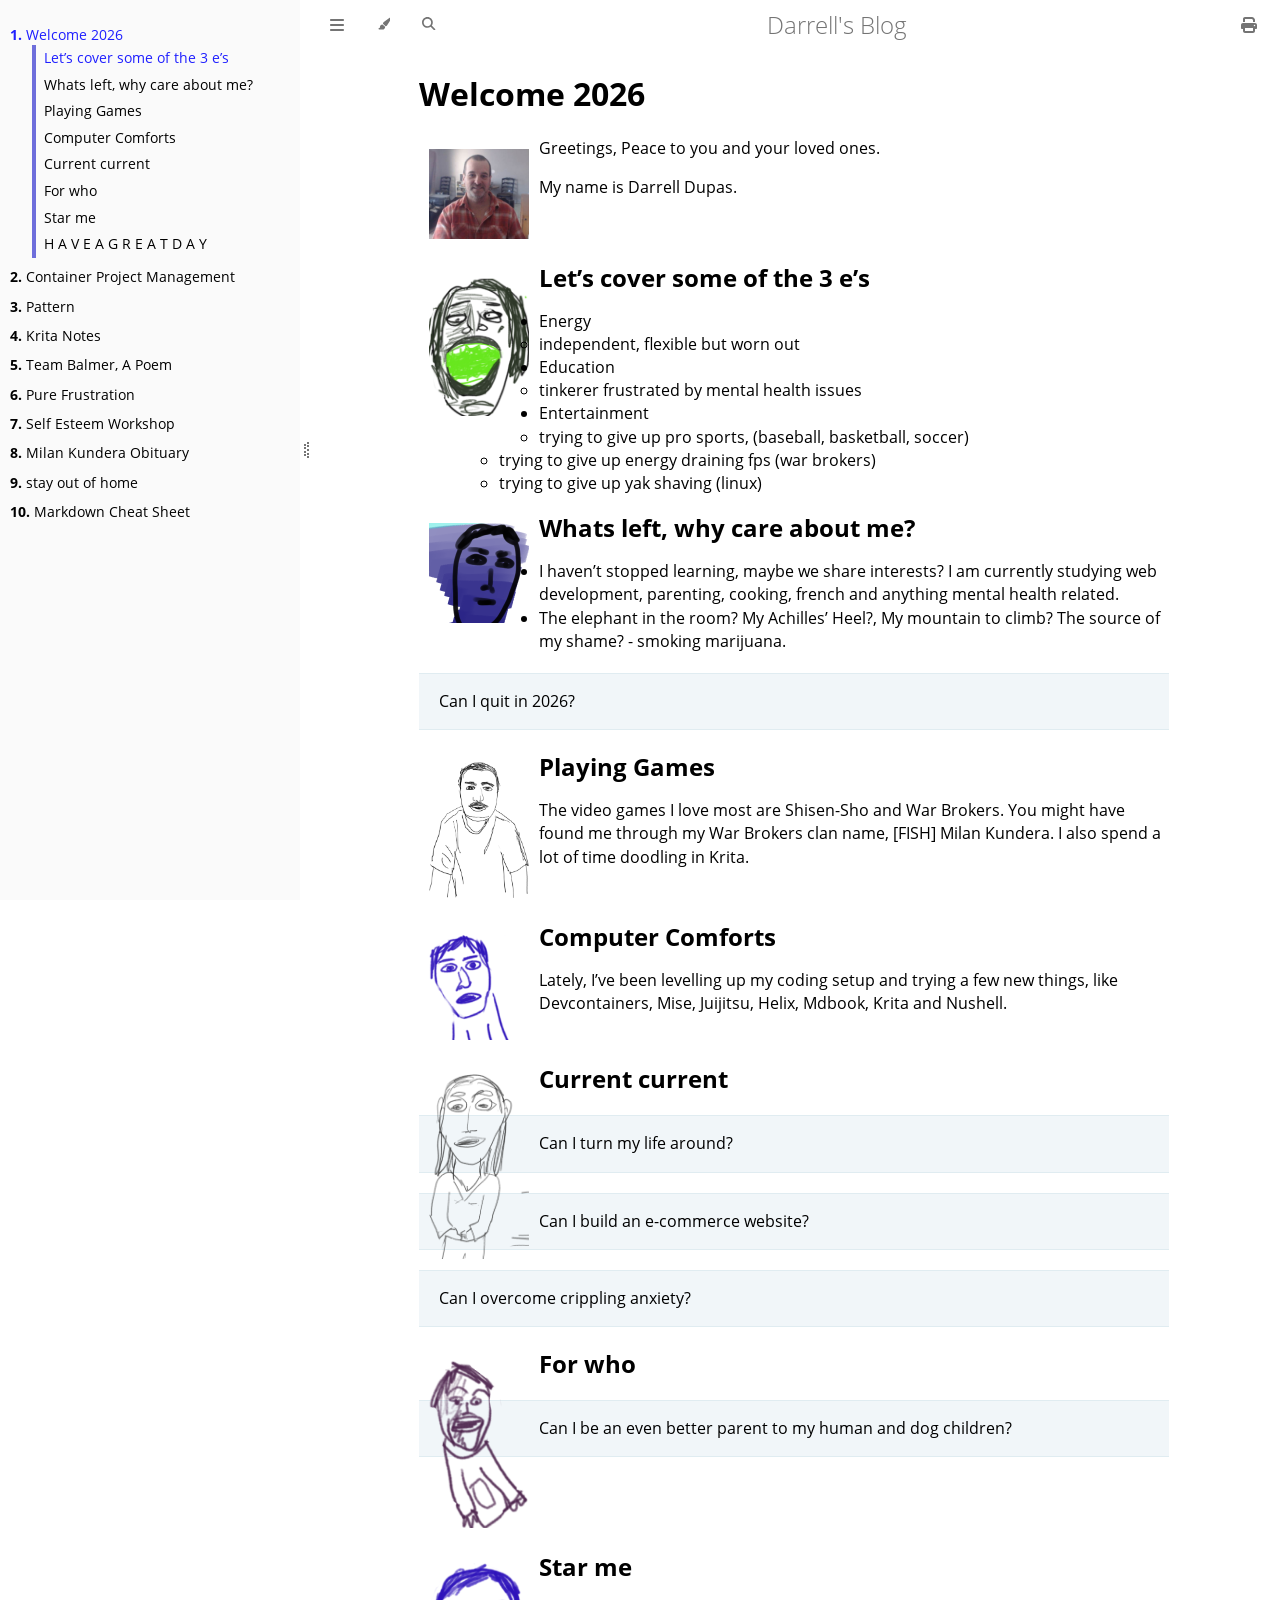
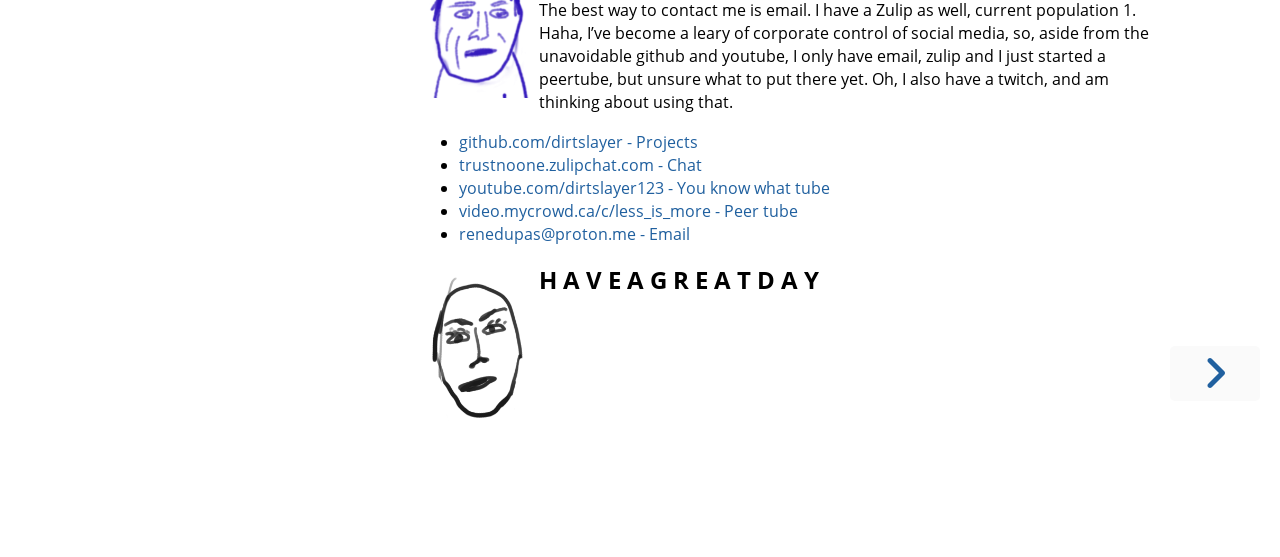
<file: book/index.html>
<!DOCTYPE HTML>
<html lang="en" class="light sidebar-visible" dir="ltr">
    <head>
        <!-- Book generated using mdBook -->
        <meta charset="UTF-8">
        <title>Welcome 2026 - Darrell&#x27;s Blog</title>


        <!-- Custom HTML head -->

        <meta name="description" content="">
        <meta name="viewport" content="width=device-width, initial-scale=1">
        <meta name="theme-color" content="#ffffff">

        <link rel="icon" href="favicon-de23e50b.svg">
        <link rel="shortcut icon" href="favicon-8114d1fc.png">
        <link rel="stylesheet" href="css/variables-8adf115d.css">
        <link rel="stylesheet" href="css/general-2459343d.css">
        <link rel="stylesheet" href="css/chrome-ae938929.css">
        <link rel="stylesheet" href="css/print-9e4910d8.css" media="print">

        <!-- Fonts -->
        <link rel="stylesheet" href="fonts/fonts-9644e21d.css">

        <!-- Highlight.js Stylesheets -->
        <link rel="stylesheet" id="mdbook-highlight-css" href="highlight-493f70e1.css">
        <link rel="stylesheet" id="mdbook-tomorrow-night-css" href="tomorrow-night-4c0ae647.css">
        <link rel="stylesheet" id="mdbook-ayu-highlight-css" href="ayu-highlight-3fdfc3ac.css">

        <!-- Custom theme stylesheets -->
        <link rel="stylesheet" href="theme/custom-darrell-7d5d51ff.css">


        <!-- Provide site root and default themes to javascript -->
        <script>
            const path_to_root = "";
            const default_light_theme = "light";
            const default_dark_theme = "navy";
            window.path_to_searchindex_js = "searchindex-9680ce2c.js";
        </script>
        <!-- Start loading toc.js asap -->
        <script src="toc-858c5ebf.js"></script>
    </head>
    <body>
    <div id="mdbook-help-container">
        <div id="mdbook-help-popup">
            <h2 class="mdbook-help-title">Keyboard shortcuts</h2>
            <div>
                <p>Press <kbd>←</kbd> or <kbd>→</kbd> to navigate between chapters</p>
                <p>Press <kbd>S</kbd> or <kbd>/</kbd> to search in the book</p>
                <p>Press <kbd>?</kbd> to show this help</p>
                <p>Press <kbd>Esc</kbd> to hide this help</p>
            </div>
        </div>
    </div>
    <div id="mdbook-body-container">
        <!-- Work around some values being stored in localStorage wrapped in quotes -->
        <script>
            try {
                let theme = localStorage.getItem('mdbook-theme');
                let sidebar = localStorage.getItem('mdbook-sidebar');

                if (theme.startsWith('"') && theme.endsWith('"')) {
                    localStorage.setItem('mdbook-theme', theme.slice(1, theme.length - 1));
                }

                if (sidebar.startsWith('"') && sidebar.endsWith('"')) {
                    localStorage.setItem('mdbook-sidebar', sidebar.slice(1, sidebar.length - 1));
                }
            } catch (e) { }
        </script>

        <!-- Set the theme before any content is loaded, prevents flash -->
        <script>
            const default_theme = window.matchMedia("(prefers-color-scheme: dark)").matches ? default_dark_theme : default_light_theme;
            let theme;
            try { theme = localStorage.getItem('mdbook-theme'); } catch(e) { }
            if (theme === null || theme === undefined) { theme = default_theme; }
            const html = document.documentElement;
            html.classList.remove('light')
            html.classList.add(theme);
            html.classList.add("js");
        </script>

        <input type="checkbox" id="mdbook-sidebar-toggle-anchor" class="hidden">

        <!-- Hide / unhide sidebar before it is displayed -->
        <script>
            let sidebar = null;
            const sidebar_toggle = document.getElementById("mdbook-sidebar-toggle-anchor");
            if (document.body.clientWidth >= 1080) {
                try { sidebar = localStorage.getItem('mdbook-sidebar'); } catch(e) { }
                sidebar = sidebar || 'visible';
            } else {
                sidebar = 'hidden';
                sidebar_toggle.checked = false;
            }
            if (sidebar === 'visible') {
                sidebar_toggle.checked = true;
            } else {
                html.classList.remove('sidebar-visible');
            }
        </script>

        <nav id="mdbook-sidebar" class="sidebar" aria-label="Table of contents">
            <!-- populated by js -->
            <mdbook-sidebar-scrollbox class="sidebar-scrollbox"></mdbook-sidebar-scrollbox>
            <noscript>
                <iframe class="sidebar-iframe-outer" src="toc.html"></iframe>
            </noscript>
            <div id="mdbook-sidebar-resize-handle" class="sidebar-resize-handle">
                <div class="sidebar-resize-indicator"></div>
            </div>
        </nav>

        <div id="mdbook-page-wrapper" class="page-wrapper">

            <div class="page">
                <div id="mdbook-menu-bar-hover-placeholder"></div>
                <div id="mdbook-menu-bar" class="menu-bar sticky">
                    <div class="left-buttons">
                        <label id="mdbook-sidebar-toggle" class="icon-button" for="mdbook-sidebar-toggle-anchor" title="Toggle Table of Contents" aria-label="Toggle Table of Contents" aria-controls="mdbook-sidebar">
                            <span class=fa-svg><svg xmlns="http://www.w3.org/2000/svg" viewBox="0 0 448 512"><!--! Font Awesome Free 6.2.0 by @fontawesome - https://fontawesome.com License - https://fontawesome.com/license/free (Icons: CC BY 4.0, Fonts: SIL OFL 1.1, Code: MIT License) Copyright 2022 Fonticons, Inc. --><path d="M0 96C0 78.3 14.3 64 32 64H416c17.7 0 32 14.3 32 32s-14.3 32-32 32H32C14.3 128 0 113.7 0 96zM0 256c0-17.7 14.3-32 32-32H416c17.7 0 32 14.3 32 32s-14.3 32-32 32H32c-17.7 0-32-14.3-32-32zM448 416c0 17.7-14.3 32-32 32H32c-17.7 0-32-14.3-32-32s14.3-32 32-32H416c17.7 0 32 14.3 32 32z"/></svg></span>
                        </label>
                        <button id="mdbook-theme-toggle" class="icon-button" type="button" title="Change theme" aria-label="Change theme" aria-haspopup="true" aria-expanded="false" aria-controls="mdbook-theme-list">
                            <span class=fa-svg><svg xmlns="http://www.w3.org/2000/svg" viewBox="0 0 576 512"><!--! Font Awesome Free 6.2.0 by @fontawesome - https://fontawesome.com License - https://fontawesome.com/license/free (Icons: CC BY 4.0, Fonts: SIL OFL 1.1, Code: MIT License) Copyright 2022 Fonticons, Inc. --><path d="M371.3 367.1c27.3-3.9 51.9-19.4 67.2-42.9L600.2 74.1c12.6-19.5 9.4-45.3-7.6-61.2S549.7-4.4 531.1 9.6L294.4 187.2c-24 18-38.2 46.1-38.4 76.1L371.3 367.1zm-19.6 25.4l-116-104.4C175.9 290.3 128 339.6 128 400c0 3.9 .2 7.8 .6 11.6c1.8 17.5-10.2 36.4-27.8 36.4H96c-17.7 0-32 14.3-32 32s14.3 32 32 32H240c61.9 0 112-50.1 112-112c0-2.5-.1-5-.2-7.5z"/></svg></span>
                        </button>
                        <ul id="mdbook-theme-list" class="theme-popup" aria-label="Themes" role="menu">
                            <li role="none"><button role="menuitem" class="theme" id="mdbook-theme-default_theme">Auto</button></li>
                            <li role="none"><button role="menuitem" class="theme" id="mdbook-theme-light">Light</button></li>
                            <li role="none"><button role="menuitem" class="theme" id="mdbook-theme-rust">Rust</button></li>
                            <li role="none"><button role="menuitem" class="theme" id="mdbook-theme-coal">Coal</button></li>
                            <li role="none"><button role="menuitem" class="theme" id="mdbook-theme-navy">Navy</button></li>
                            <li role="none"><button role="menuitem" class="theme" id="mdbook-theme-ayu">Ayu</button></li>
                        </ul>
                        <button id="mdbook-search-toggle" class="icon-button" type="button" title="Search (`/`)" aria-label="Toggle Searchbar" aria-expanded="false" aria-keyshortcuts="/ s" aria-controls="mdbook-searchbar">
                            <span class=fa-svg><svg xmlns="http://www.w3.org/2000/svg" viewBox="0 0 512 512"><!--! Font Awesome Free 6.2.0 by @fontawesome - https://fontawesome.com License - https://fontawesome.com/license/free (Icons: CC BY 4.0, Fonts: SIL OFL 1.1, Code: MIT License) Copyright 2022 Fonticons, Inc. --><path d="M416 208c0 45.9-14.9 88.3-40 122.7L502.6 457.4c12.5 12.5 12.5 32.8 0 45.3s-32.8 12.5-45.3 0L330.7 376c-34.4 25.2-76.8 40-122.7 40C93.1 416 0 322.9 0 208S93.1 0 208 0S416 93.1 416 208zM208 352c79.5 0 144-64.5 144-144s-64.5-144-144-144S64 128.5 64 208s64.5 144 144 144z"/></svg></span>
                        </button>
                    </div>

                    <h1 class="menu-title">Darrell&#x27;s Blog</h1>

                    <div class="right-buttons">
                        <a href="print.html" title="Print this book" aria-label="Print this book">
                            <span class=fa-svg id="print-button"><svg xmlns="http://www.w3.org/2000/svg" viewBox="0 0 512 512"><!--! Font Awesome Free 6.2.0 by @fontawesome - https://fontawesome.com License - https://fontawesome.com/license/free (Icons: CC BY 4.0, Fonts: SIL OFL 1.1, Code: MIT License) Copyright 2022 Fonticons, Inc. --><path d="M128 0C92.7 0 64 28.7 64 64v96h64V64H354.7L384 93.3V160h64V93.3c0-17-6.7-33.3-18.7-45.3L400 18.7C388 6.7 371.7 0 354.7 0H128zM384 352v32 64H128V384 368 352H384zm64 32h32c17.7 0 32-14.3 32-32V256c0-35.3-28.7-64-64-64H64c-35.3 0-64 28.7-64 64v96c0 17.7 14.3 32 32 32H64v64c0 35.3 28.7 64 64 64H384c35.3 0 64-28.7 64-64V384zm-16-88c-13.3 0-24-10.7-24-24s10.7-24 24-24s24 10.7 24 24s-10.7 24-24 24z"/></svg></span>
                        </a>

                    </div>
                </div>

                <div id="mdbook-search-wrapper" class="hidden">
                    <form id="mdbook-searchbar-outer" class="searchbar-outer">
                        <div class="search-wrapper">
                            <input type="search" id="mdbook-searchbar" name="searchbar" placeholder="Search this book ..." aria-controls="mdbook-searchresults-outer" aria-describedby="searchresults-header">
                            <div class="spinner-wrapper">
                                <span class=fa-svg id="fa-spin"><svg xmlns="http://www.w3.org/2000/svg" viewBox="0 0 512 512"><!--! Font Awesome Free 6.2.0 by @fontawesome - https://fontawesome.com License - https://fontawesome.com/license/free (Icons: CC BY 4.0, Fonts: SIL OFL 1.1, Code: MIT License) Copyright 2022 Fonticons, Inc. --><path d="M304 48c0-26.5-21.5-48-48-48s-48 21.5-48 48s21.5 48 48 48s48-21.5 48-48zm0 416c0-26.5-21.5-48-48-48s-48 21.5-48 48s21.5 48 48 48s48-21.5 48-48zM48 304c26.5 0 48-21.5 48-48s-21.5-48-48-48s-48 21.5-48 48s21.5 48 48 48zm464-48c0-26.5-21.5-48-48-48s-48 21.5-48 48s21.5 48 48 48s48-21.5 48-48zM142.9 437c18.7-18.7 18.7-49.1 0-67.9s-49.1-18.7-67.9 0s-18.7 49.1 0 67.9s49.1 18.7 67.9 0zm0-294.2c18.7-18.7 18.7-49.1 0-67.9S93.7 56.2 75 75s-18.7 49.1 0 67.9s49.1 18.7 67.9 0zM369.1 437c18.7 18.7 49.1 18.7 67.9 0s18.7-49.1 0-67.9s-49.1-18.7-67.9 0s-18.7 49.1 0 67.9z"/></svg></span>
                            </div>
                        </div>
                    </form>
                    <div id="mdbook-searchresults-outer" class="searchresults-outer hidden">
                        <div id="mdbook-searchresults-header" class="searchresults-header"></div>
                        <ul id="mdbook-searchresults">
                        </ul>
                    </div>
                </div>

                <!-- Apply ARIA attributes after the sidebar and the sidebar toggle button are added to the DOM -->
                <script>
                    document.getElementById('mdbook-sidebar-toggle').setAttribute('aria-expanded', sidebar === 'visible');
                    document.getElementById('mdbook-sidebar').setAttribute('aria-hidden', sidebar !== 'visible');
                    Array.from(document.querySelectorAll('#mdbook-sidebar a')).forEach(function(link) {
                        link.setAttribute('tabIndex', sidebar === 'visible' ? 0 : -1);
                    });
                </script>

                <div id="mdbook-content" class="content">
                    <main>
                        <h1 id="welcome-2026"><a class="header" href="#welcome-2026">Welcome 2026</a></h1>
<img class="left" src="media/face-jan-2026.jpg" alt="dd" style="width:100px">
<p>Greetings, Peace to you and your loved ones.</p>
<p>My name is Darrell Dupas.</p>
<div class="clear"></div>

<img src="./media/05.png" style="width:100px" class="left" alt="threee">
<h2 id="lets-cover-some-of-the-3-es"><a class="header" href="#lets-cover-some-of-the-3-es">Let’s cover some of the 3 e’s</a></h2>
<ul>
<li>Energy
<ul>
<li>independent, flexible but worn out</li>
</ul>
</li>
<li>Education
<ul>
<li>tinkerer frustrated by mental health issues</li>
</ul>
</li>
<li>Entertainment
<ul>
<li>trying to give up pro sports, (baseball, basketball, soccer)</li>
<li>trying to give up energy draining fps (war brokers)</li>
<li>trying to give up yak shaving (linux)</li>
</ul>
</li>
</ul>
<div class="clear"></div>

<img src="./media/17.png" style="width:100px" class="left" alt="doh">
<h2 id="whats-left-why-care-about-me"><a class="header" href="#whats-left-why-care-about-me">Whats left, why care about me?</a></h2>
<ul>
<li>I haven’t stopped learning, maybe we share interests? I am currently
studying web development, parenting, cooking, french and anything mental
health related.</li>
<li>The elephant in the room? My Achilles’ Heel?, My mountain to climb?
The source of my shame? - smoking marijuana.</li>
</ul>
<blockquote>
<p>Can I quit in 2026?</p>
</blockquote>
<div class="clear"></div>

<img src="./media/06.png" style="width:100px" class="left" alt="doh">
<h2 id="playing-games"><a class="header" href="#playing-games">Playing Games</a></h2>
<p>The video games I love most are Shisen-Sho and War Brokers. You might have found me through my War Brokers clan name, [FISH] Milan Kundera. I also spend a lot of time doodling in Krita.</p>
<div class="clear"></div>

<img src="./media/00.png" style="width:100px" class="left" alt="doh">
<h2 id="computer-comforts"><a class="header" href="#computer-comforts">Computer Comforts</a></h2>
<p>Lately, I’ve been levelling up my coding setup and trying a few new things, like Devcontainers, Mise, Juijitsu, Helix, Mdbook, Krita and Nushell.</p>
<div class="clear"></div>

<img src="./media/02.png" style="width:100px" class="left " alt="sigh">
<h2 id="current-current"><a class="header" href="#current-current">Current current</a></h2>
<blockquote>
<p>Can I turn my life around?</p>
</blockquote>
<blockquote>
<p>Can I build an e-commerce website?</p>
</blockquote>
<blockquote>
<p>Can I overcome crippling anxiety?</p>
</blockquote>
<div class="clear"></div>

<img src="./media/03.png" style="width:100px" class="left " alt="no woman">
<h2 id="for-who"><a class="header" href="#for-who">For who</a></h2>
<blockquote>
<p>Can I be an even better parent to my human and dog children?</p>
</blockquote>
<div class="clear"></div>

<img src="./media/04.png" style="width:100px" class="left " alt="no cry">
<h2 id="star-me"><a class="header" href="#star-me">Star me</a></h2>
<p>The best way to contact me is email. I have a Zulip as well, current
population 1. Haha, I’ve become a leary of corporate control of social
media, so, aside from the unavoidable github and youtube, I only have
email, zulip and I just started a peertube, but unsure what to put there
yet. Oh, I also have a twitch, and am thinking about using that.</p>
<ul>
<li><a href="https://github.com/dirtslayer">github.com/dirtslayer - Projects</a></li>
<li><a href="https://trustnoone.zulipchat.com/join/ljbip6q5e6ue3udfdi4mcrvd/">trustnoone.zulipchat.com - Chat</a></li>
<li><a href="https://www.youtube.com/dirtslayer123">youtube.com/dirtslayer123 - You know what tube</a></li>
<li><a href="https://video.mycrowd.ca/c/less_is_more/">video.mycrowd.ca/c/less_is_more - Peer tube </a></li>
<li><a href="mailto:renedupas@proton.me">renedupas@proton.me - Email</a></li>
</ul>
<div class="clear"></div>

<img src="./media/08.png" style="width:100px" class="left " alt="no cry">
<h2 id="h-a-v-e-a-g-r-e-a-t-d-a-y"><a class="header" href="#h-a-v-e-a-g-r-e-a-t-d-a-y">H A V E A G R E A T D A Y</a></h2>

                    </main>

                    <nav class="nav-wrapper" aria-label="Page navigation">
                        <!-- Mobile navigation buttons -->

                            <a rel="next prefetch" href="container-project.html" class="mobile-nav-chapters next" title="Next chapter" aria-label="Next chapter" aria-keyshortcuts="Right">
                                <span class=fa-svg><svg xmlns="http://www.w3.org/2000/svg" viewBox="0 0 320 512"><!--! Font Awesome Free 6.2.0 by @fontawesome - https://fontawesome.com License - https://fontawesome.com/license/free (Icons: CC BY 4.0, Fonts: SIL OFL 1.1, Code: MIT License) Copyright 2022 Fonticons, Inc. --><path d="M278.6 233.4c12.5 12.5 12.5 32.8 0 45.3l-160 160c-12.5 12.5-32.8 12.5-45.3 0s-12.5-32.8 0-45.3L210.7 256 73.4 118.6c-12.5-12.5-12.5-32.8 0-45.3s32.8-12.5 45.3 0l160 160z"/></svg></span>
                            </a>

                        <div style="clear: both"></div>
                    </nav>
                </div>
            </div>

            <nav class="nav-wide-wrapper" aria-label="Page navigation">

                    <a rel="next prefetch" href="container-project.html" class="nav-chapters next" title="Next chapter" aria-label="Next chapter" aria-keyshortcuts="Right">
                        <span class=fa-svg><svg xmlns="http://www.w3.org/2000/svg" viewBox="0 0 320 512"><!--! Font Awesome Free 6.2.0 by @fontawesome - https://fontawesome.com License - https://fontawesome.com/license/free (Icons: CC BY 4.0, Fonts: SIL OFL 1.1, Code: MIT License) Copyright 2022 Fonticons, Inc. --><path d="M278.6 233.4c12.5 12.5 12.5 32.8 0 45.3l-160 160c-12.5 12.5-32.8 12.5-45.3 0s-12.5-32.8 0-45.3L210.7 256 73.4 118.6c-12.5-12.5-12.5-32.8 0-45.3s32.8-12.5 45.3 0l160 160z"/></svg></span>
                    </a>
            </nav>

        </div>

        <template id=fa-eye><span class=fa-svg><svg xmlns="http://www.w3.org/2000/svg" viewBox="0 0 576 512"><!--! Font Awesome Free 6.2.0 by @fontawesome - https://fontawesome.com License - https://fontawesome.com/license/free (Icons: CC BY 4.0, Fonts: SIL OFL 1.1, Code: MIT License) Copyright 2022 Fonticons, Inc. --><path d="M288 32c-80.8 0-145.5 36.8-192.6 80.6C48.6 156 17.3 208 2.5 243.7c-3.3 7.9-3.3 16.7 0 24.6C17.3 304 48.6 356 95.4 399.4C142.5 443.2 207.2 480 288 480s145.5-36.8 192.6-80.6c46.8-43.5 78.1-95.4 93-131.1c3.3-7.9 3.3-16.7 0-24.6c-14.9-35.7-46.2-87.7-93-131.1C433.5 68.8 368.8 32 288 32zM432 256c0 79.5-64.5 144-144 144s-144-64.5-144-144s64.5-144 144-144s144 64.5 144 144zM288 192c0 35.3-28.7 64-64 64c-11.5 0-22.3-3-31.6-8.4c-.2 2.8-.4 5.5-.4 8.4c0 53 43 96 96 96s96-43 96-96s-43-96-96-96c-2.8 0-5.6 .1-8.4 .4c5.3 9.3 8.4 20.1 8.4 31.6z"/></svg></span></template>
        <template id=fa-eye-slash><span class=fa-svg><svg xmlns="http://www.w3.org/2000/svg" viewBox="0 0 640 512"><!--! Font Awesome Free 6.2.0 by @fontawesome - https://fontawesome.com License - https://fontawesome.com/license/free (Icons: CC BY 4.0, Fonts: SIL OFL 1.1, Code: MIT License) Copyright 2022 Fonticons, Inc. --><path d="M38.8 5.1C28.4-3.1 13.3-1.2 5.1 9.2S-1.2 34.7 9.2 42.9l592 464c10.4 8.2 25.5 6.3 33.7-4.1s6.3-25.5-4.1-33.7L525.6 386.7c39.6-40.6 66.4-86.1 79.9-118.4c3.3-7.9 3.3-16.7 0-24.6c-14.9-35.7-46.2-87.7-93-131.1C465.5 68.8 400.8 32 320 32c-68.2 0-125 26.3-169.3 60.8L38.8 5.1zM223.1 149.5C248.6 126.2 282.7 112 320 112c79.5 0 144 64.5 144 144c0 24.9-6.3 48.3-17.4 68.7L408 294.5c5.2-11.8 8-24.8 8-38.5c0-53-43-96-96-96c-2.8 0-5.6 .1-8.4 .4c5.3 9.3 8.4 20.1 8.4 31.6c0 10.2-2.4 19.8-6.6 28.3l-90.3-70.8zm223.1 298L373 389.9c-16.4 6.5-34.3 10.1-53 10.1c-79.5 0-144-64.5-144-144c0-6.9 .5-13.6 1.4-20.2L83.1 161.5C60.3 191.2 44 220.8 34.5 243.7c-3.3 7.9-3.3 16.7 0 24.6c14.9 35.7 46.2 87.7 93 131.1C174.5 443.2 239.2 480 320 480c47.8 0 89.9-12.9 126.2-32.5z"/></svg></span></template>
        <template id=fa-copy><span class=fa-svg><svg xmlns="http://www.w3.org/2000/svg" viewBox="0 0 512 512"><!--! Font Awesome Free 6.2.0 by @fontawesome - https://fontawesome.com License - https://fontawesome.com/license/free (Icons: CC BY 4.0, Fonts: SIL OFL 1.1, Code: MIT License) Copyright 2022 Fonticons, Inc. --><path d="M502.6 70.63l-61.25-61.25C435.4 3.371 427.2 0 418.7 0H255.1c-35.35 0-64 28.66-64 64l.0195 256C192 355.4 220.7 384 256 384h192c35.2 0 64-28.8 64-64V93.25C512 84.77 508.6 76.63 502.6 70.63zM464 320c0 8.836-7.164 16-16 16H255.1c-8.838 0-16-7.164-16-16L239.1 64.13c0-8.836 7.164-16 16-16h128L384 96c0 17.67 14.33 32 32 32h47.1V320zM272 448c0 8.836-7.164 16-16 16H63.1c-8.838 0-16-7.164-16-16L47.98 192.1c0-8.836 7.164-16 16-16H160V128H63.99c-35.35 0-64 28.65-64 64l.0098 256C.002 483.3 28.66 512 64 512h192c35.2 0 64-28.8 64-64v-32h-47.1L272 448z"/></svg></span></template>
        <template id=fa-play><span class=fa-svg><svg xmlns="http://www.w3.org/2000/svg" viewBox="0 0 384 512"><!--! Font Awesome Free 6.2.0 by @fontawesome - https://fontawesome.com License - https://fontawesome.com/license/free (Icons: CC BY 4.0, Fonts: SIL OFL 1.1, Code: MIT License) Copyright 2022 Fonticons, Inc. --><path d="M73 39c-14.8-9.1-33.4-9.4-48.5-.9S0 62.6 0 80V432c0 17.4 9.4 33.4 24.5 41.9s33.7 8.1 48.5-.9L361 297c14.3-8.7 23-24.2 23-41s-8.7-32.2-23-41L73 39z"/></svg></span></template>
        <template id=fa-clock-rotate-left><span class=fa-svg><svg xmlns="http://www.w3.org/2000/svg" viewBox="0 0 512 512"><!--! Font Awesome Free 6.2.0 by @fontawesome - https://fontawesome.com License - https://fontawesome.com/license/free (Icons: CC BY 4.0, Fonts: SIL OFL 1.1, Code: MIT License) Copyright 2022 Fonticons, Inc. --><path d="M75 75L41 41C25.9 25.9 0 36.6 0 57.9V168c0 13.3 10.7 24 24 24H134.1c21.4 0 32.1-25.9 17-41l-30.8-30.8C155 85.5 203 64 256 64c106 0 192 86 192 192s-86 192-192 192c-40.8 0-78.6-12.7-109.7-34.4c-14.5-10.1-34.4-6.6-44.6 7.9s-6.6 34.4 7.9 44.6C151.2 495 201.7 512 256 512c141.4 0 256-114.6 256-256S397.4 0 256 0C185.3 0 121.3 28.7 75 75zm181 53c-13.3 0-24 10.7-24 24V256c0 6.4 2.5 12.5 7 17l72 72c9.4 9.4 24.6 9.4 33.9 0s9.4-24.6 0-33.9l-65-65V152c0-13.3-10.7-24-24-24z"/></svg></span></template>



        <script>
            window.playground_copyable = true;
        </script>


        <script src="elasticlunr-ef4e11c1.min.js"></script>
        <script src="mark-09e88c2c.min.js"></script>
        <script src="searcher-c2a407aa.js"></script>

        <script src="clipboard-1626706a.min.js"></script>
        <script src="highlight-abc7f01d.js"></script>
        <script src="book-a0b12cfe.js"></script>

        <!-- Custom JS scripts -->



    </div>
    </body>
</html>
</file>
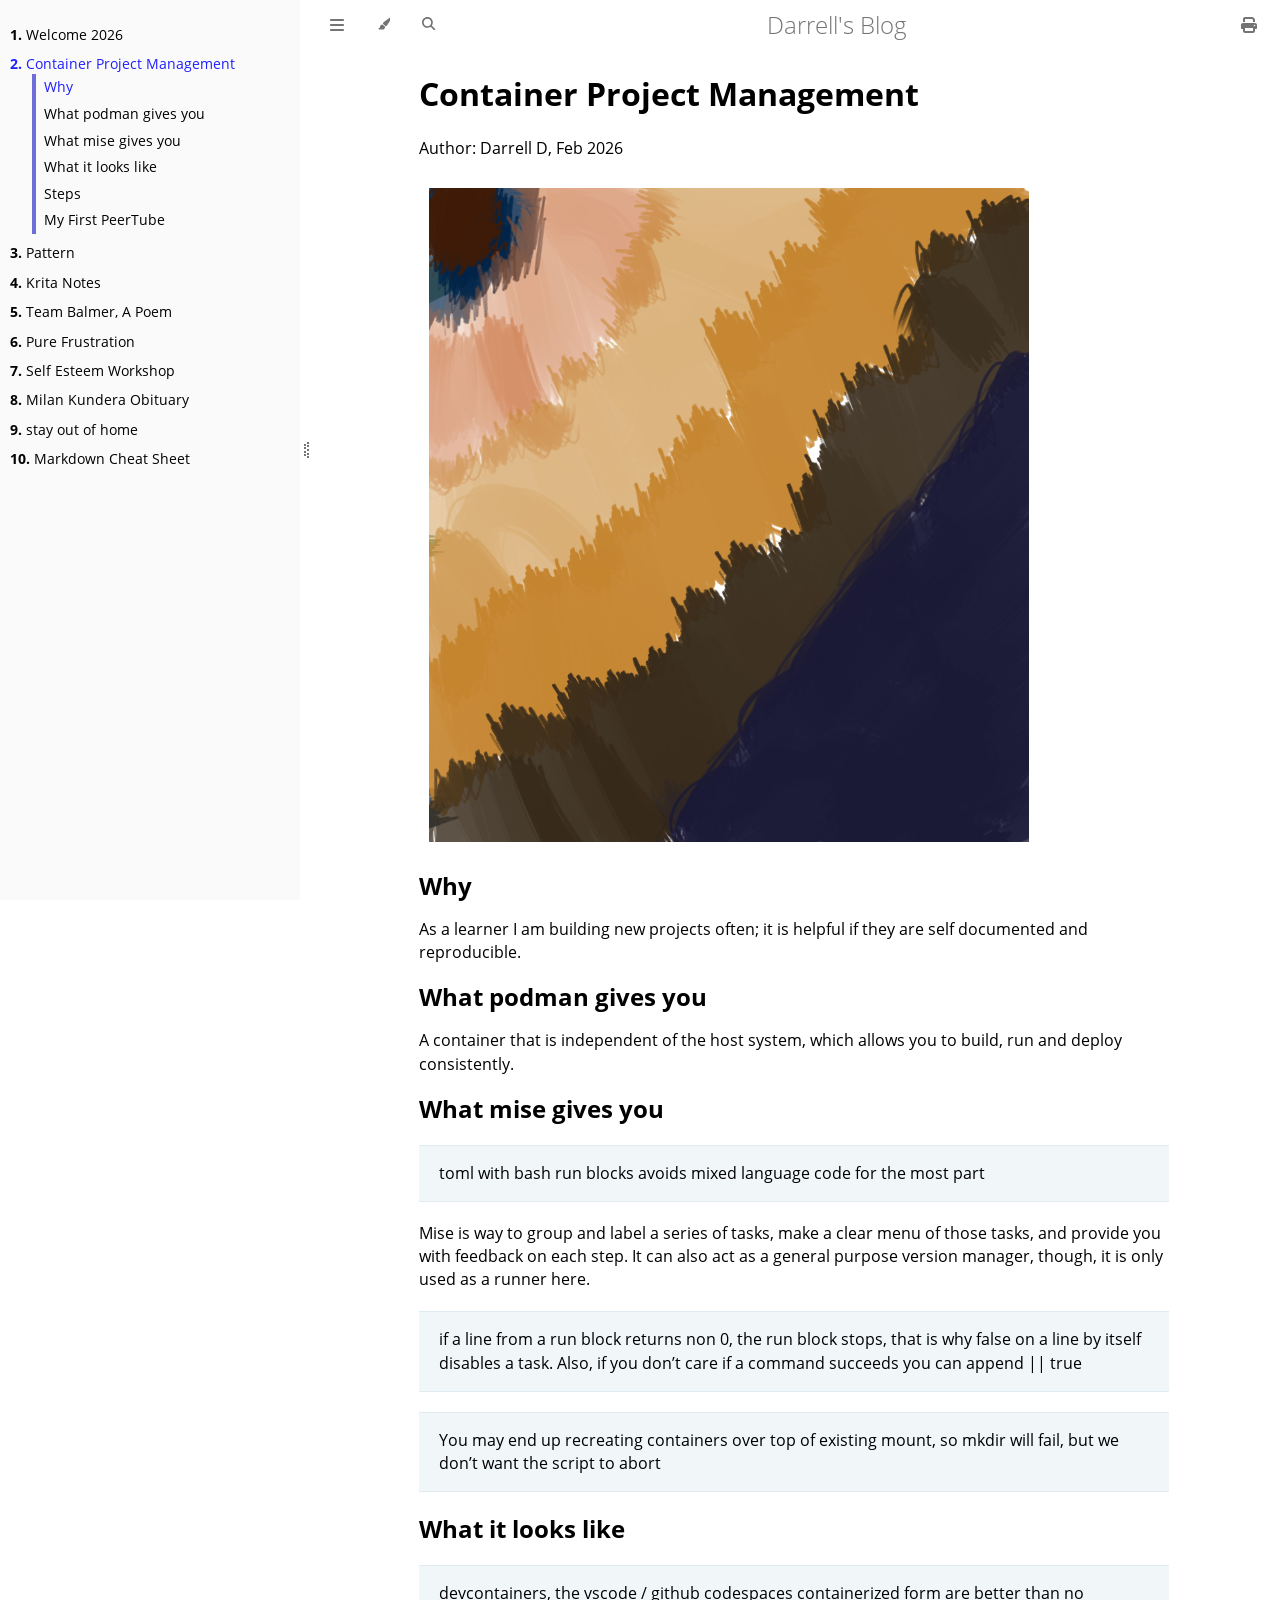
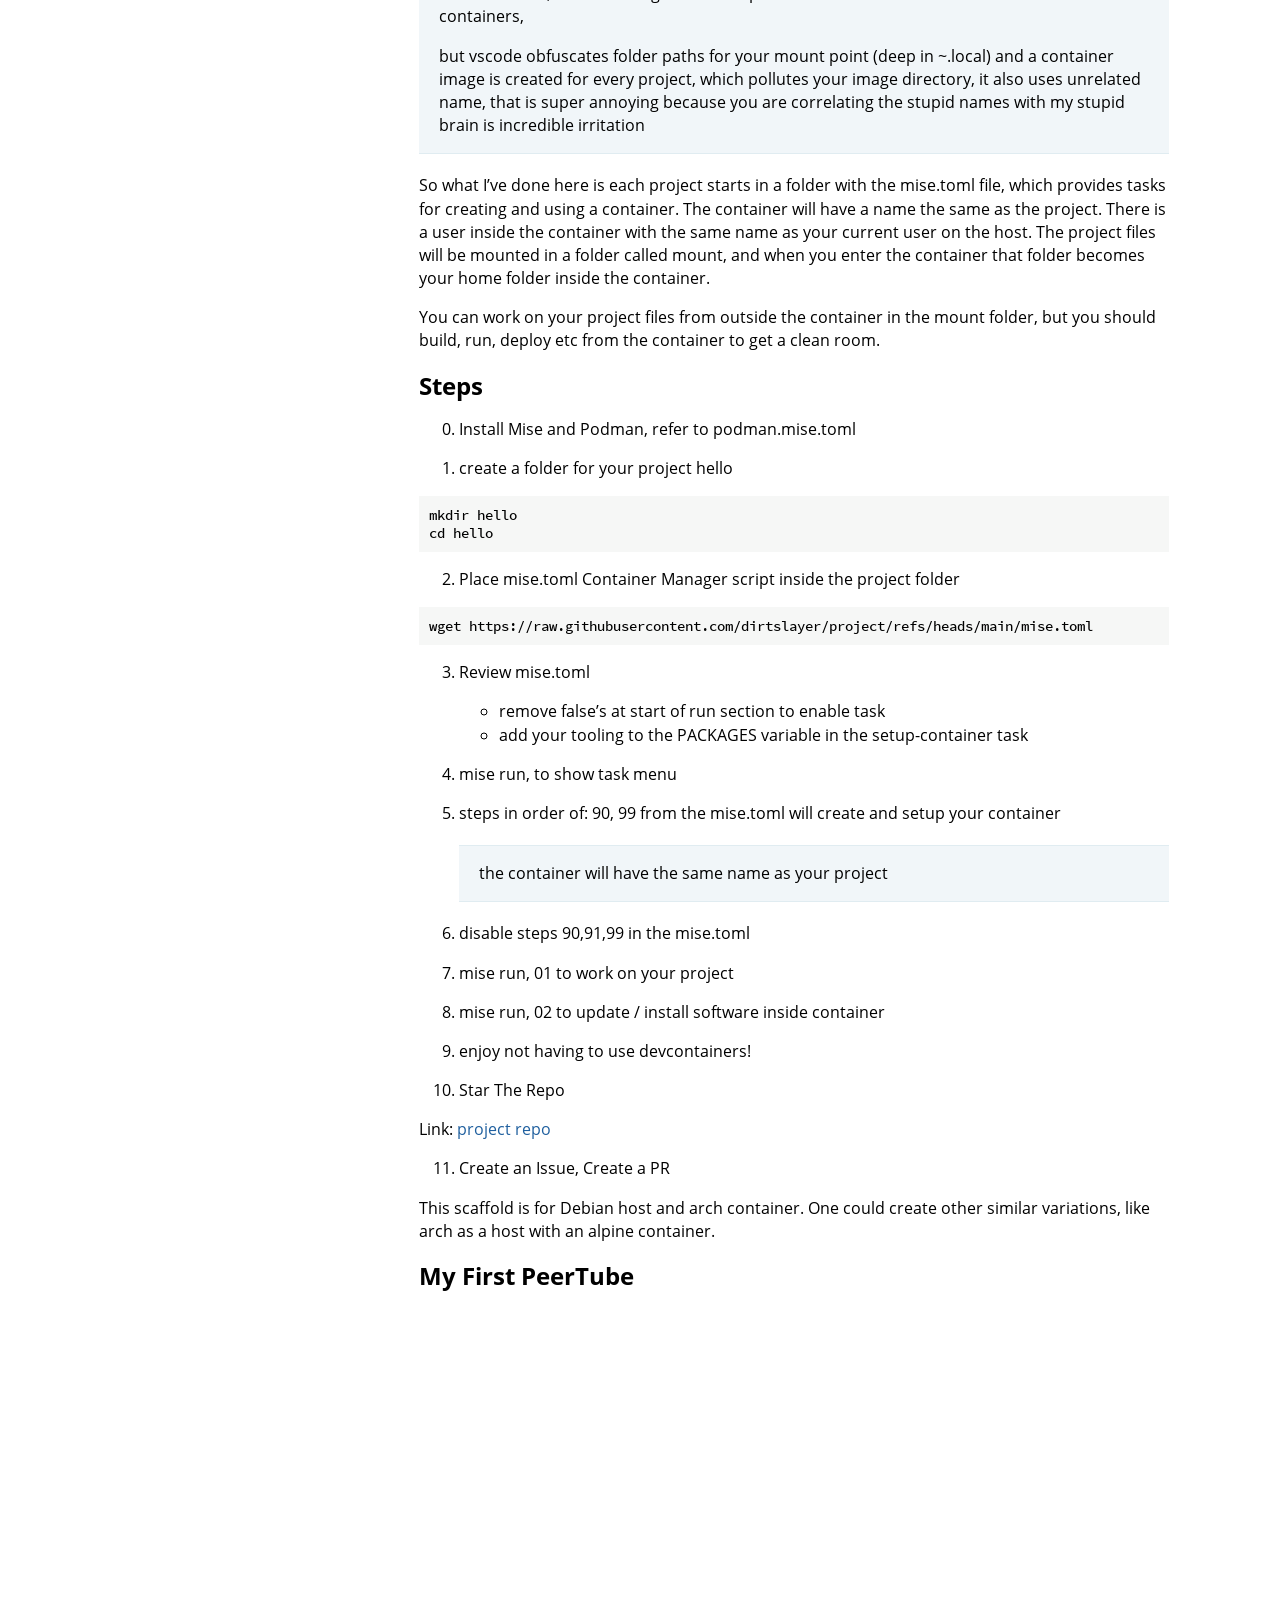
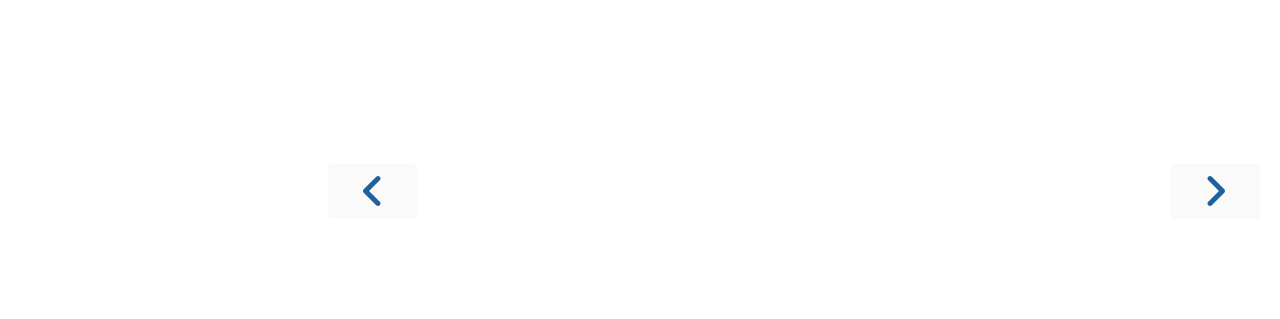
<file: book/container-project.html>
<!DOCTYPE HTML>
<html lang="en" class="light sidebar-visible" dir="ltr">
    <head>
        <!-- Book generated using mdBook -->
        <meta charset="UTF-8">
        <title>Container Project Management  - Darrell&#x27;s Blog</title>


        <!-- Custom HTML head -->

        <meta name="description" content="">
        <meta name="viewport" content="width=device-width, initial-scale=1">
        <meta name="theme-color" content="#ffffff">

        <link rel="icon" href="favicon-de23e50b.svg">
        <link rel="shortcut icon" href="favicon-8114d1fc.png">
        <link rel="stylesheet" href="css/variables-8adf115d.css">
        <link rel="stylesheet" href="css/general-2459343d.css">
        <link rel="stylesheet" href="css/chrome-ae938929.css">
        <link rel="stylesheet" href="css/print-9e4910d8.css" media="print">

        <!-- Fonts -->
        <link rel="stylesheet" href="fonts/fonts-9644e21d.css">

        <!-- Highlight.js Stylesheets -->
        <link rel="stylesheet" id="mdbook-highlight-css" href="highlight-493f70e1.css">
        <link rel="stylesheet" id="mdbook-tomorrow-night-css" href="tomorrow-night-4c0ae647.css">
        <link rel="stylesheet" id="mdbook-ayu-highlight-css" href="ayu-highlight-3fdfc3ac.css">

        <!-- Custom theme stylesheets -->
        <link rel="stylesheet" href="theme/custom-darrell-7d5d51ff.css">


        <!-- Provide site root and default themes to javascript -->
        <script>
            const path_to_root = "";
            const default_light_theme = "light";
            const default_dark_theme = "navy";
            window.path_to_searchindex_js = "searchindex-9680ce2c.js";
        </script>
        <!-- Start loading toc.js asap -->
        <script src="toc-858c5ebf.js"></script>
    </head>
    <body>
    <div id="mdbook-help-container">
        <div id="mdbook-help-popup">
            <h2 class="mdbook-help-title">Keyboard shortcuts</h2>
            <div>
                <p>Press <kbd>←</kbd> or <kbd>→</kbd> to navigate between chapters</p>
                <p>Press <kbd>S</kbd> or <kbd>/</kbd> to search in the book</p>
                <p>Press <kbd>?</kbd> to show this help</p>
                <p>Press <kbd>Esc</kbd> to hide this help</p>
            </div>
        </div>
    </div>
    <div id="mdbook-body-container">
        <!-- Work around some values being stored in localStorage wrapped in quotes -->
        <script>
            try {
                let theme = localStorage.getItem('mdbook-theme');
                let sidebar = localStorage.getItem('mdbook-sidebar');

                if (theme.startsWith('"') && theme.endsWith('"')) {
                    localStorage.setItem('mdbook-theme', theme.slice(1, theme.length - 1));
                }

                if (sidebar.startsWith('"') && sidebar.endsWith('"')) {
                    localStorage.setItem('mdbook-sidebar', sidebar.slice(1, sidebar.length - 1));
                }
            } catch (e) { }
        </script>

        <!-- Set the theme before any content is loaded, prevents flash -->
        <script>
            const default_theme = window.matchMedia("(prefers-color-scheme: dark)").matches ? default_dark_theme : default_light_theme;
            let theme;
            try { theme = localStorage.getItem('mdbook-theme'); } catch(e) { }
            if (theme === null || theme === undefined) { theme = default_theme; }
            const html = document.documentElement;
            html.classList.remove('light')
            html.classList.add(theme);
            html.classList.add("js");
        </script>

        <input type="checkbox" id="mdbook-sidebar-toggle-anchor" class="hidden">

        <!-- Hide / unhide sidebar before it is displayed -->
        <script>
            let sidebar = null;
            const sidebar_toggle = document.getElementById("mdbook-sidebar-toggle-anchor");
            if (document.body.clientWidth >= 1080) {
                try { sidebar = localStorage.getItem('mdbook-sidebar'); } catch(e) { }
                sidebar = sidebar || 'visible';
            } else {
                sidebar = 'hidden';
                sidebar_toggle.checked = false;
            }
            if (sidebar === 'visible') {
                sidebar_toggle.checked = true;
            } else {
                html.classList.remove('sidebar-visible');
            }
        </script>

        <nav id="mdbook-sidebar" class="sidebar" aria-label="Table of contents">
            <!-- populated by js -->
            <mdbook-sidebar-scrollbox class="sidebar-scrollbox"></mdbook-sidebar-scrollbox>
            <noscript>
                <iframe class="sidebar-iframe-outer" src="toc.html"></iframe>
            </noscript>
            <div id="mdbook-sidebar-resize-handle" class="sidebar-resize-handle">
                <div class="sidebar-resize-indicator"></div>
            </div>
        </nav>

        <div id="mdbook-page-wrapper" class="page-wrapper">

            <div class="page">
                <div id="mdbook-menu-bar-hover-placeholder"></div>
                <div id="mdbook-menu-bar" class="menu-bar sticky">
                    <div class="left-buttons">
                        <label id="mdbook-sidebar-toggle" class="icon-button" for="mdbook-sidebar-toggle-anchor" title="Toggle Table of Contents" aria-label="Toggle Table of Contents" aria-controls="mdbook-sidebar">
                            <span class=fa-svg><svg xmlns="http://www.w3.org/2000/svg" viewBox="0 0 448 512"><!--! Font Awesome Free 6.2.0 by @fontawesome - https://fontawesome.com License - https://fontawesome.com/license/free (Icons: CC BY 4.0, Fonts: SIL OFL 1.1, Code: MIT License) Copyright 2022 Fonticons, Inc. --><path d="M0 96C0 78.3 14.3 64 32 64H416c17.7 0 32 14.3 32 32s-14.3 32-32 32H32C14.3 128 0 113.7 0 96zM0 256c0-17.7 14.3-32 32-32H416c17.7 0 32 14.3 32 32s-14.3 32-32 32H32c-17.7 0-32-14.3-32-32zM448 416c0 17.7-14.3 32-32 32H32c-17.7 0-32-14.3-32-32s14.3-32 32-32H416c17.7 0 32 14.3 32 32z"/></svg></span>
                        </label>
                        <button id="mdbook-theme-toggle" class="icon-button" type="button" title="Change theme" aria-label="Change theme" aria-haspopup="true" aria-expanded="false" aria-controls="mdbook-theme-list">
                            <span class=fa-svg><svg xmlns="http://www.w3.org/2000/svg" viewBox="0 0 576 512"><!--! Font Awesome Free 6.2.0 by @fontawesome - https://fontawesome.com License - https://fontawesome.com/license/free (Icons: CC BY 4.0, Fonts: SIL OFL 1.1, Code: MIT License) Copyright 2022 Fonticons, Inc. --><path d="M371.3 367.1c27.3-3.9 51.9-19.4 67.2-42.9L600.2 74.1c12.6-19.5 9.4-45.3-7.6-61.2S549.7-4.4 531.1 9.6L294.4 187.2c-24 18-38.2 46.1-38.4 76.1L371.3 367.1zm-19.6 25.4l-116-104.4C175.9 290.3 128 339.6 128 400c0 3.9 .2 7.8 .6 11.6c1.8 17.5-10.2 36.4-27.8 36.4H96c-17.7 0-32 14.3-32 32s14.3 32 32 32H240c61.9 0 112-50.1 112-112c0-2.5-.1-5-.2-7.5z"/></svg></span>
                        </button>
                        <ul id="mdbook-theme-list" class="theme-popup" aria-label="Themes" role="menu">
                            <li role="none"><button role="menuitem" class="theme" id="mdbook-theme-default_theme">Auto</button></li>
                            <li role="none"><button role="menuitem" class="theme" id="mdbook-theme-light">Light</button></li>
                            <li role="none"><button role="menuitem" class="theme" id="mdbook-theme-rust">Rust</button></li>
                            <li role="none"><button role="menuitem" class="theme" id="mdbook-theme-coal">Coal</button></li>
                            <li role="none"><button role="menuitem" class="theme" id="mdbook-theme-navy">Navy</button></li>
                            <li role="none"><button role="menuitem" class="theme" id="mdbook-theme-ayu">Ayu</button></li>
                        </ul>
                        <button id="mdbook-search-toggle" class="icon-button" type="button" title="Search (`/`)" aria-label="Toggle Searchbar" aria-expanded="false" aria-keyshortcuts="/ s" aria-controls="mdbook-searchbar">
                            <span class=fa-svg><svg xmlns="http://www.w3.org/2000/svg" viewBox="0 0 512 512"><!--! Font Awesome Free 6.2.0 by @fontawesome - https://fontawesome.com License - https://fontawesome.com/license/free (Icons: CC BY 4.0, Fonts: SIL OFL 1.1, Code: MIT License) Copyright 2022 Fonticons, Inc. --><path d="M416 208c0 45.9-14.9 88.3-40 122.7L502.6 457.4c12.5 12.5 12.5 32.8 0 45.3s-32.8 12.5-45.3 0L330.7 376c-34.4 25.2-76.8 40-122.7 40C93.1 416 0 322.9 0 208S93.1 0 208 0S416 93.1 416 208zM208 352c79.5 0 144-64.5 144-144s-64.5-144-144-144S64 128.5 64 208s64.5 144 144 144z"/></svg></span>
                        </button>
                    </div>

                    <h1 class="menu-title">Darrell&#x27;s Blog</h1>

                    <div class="right-buttons">
                        <a href="print.html" title="Print this book" aria-label="Print this book">
                            <span class=fa-svg id="print-button"><svg xmlns="http://www.w3.org/2000/svg" viewBox="0 0 512 512"><!--! Font Awesome Free 6.2.0 by @fontawesome - https://fontawesome.com License - https://fontawesome.com/license/free (Icons: CC BY 4.0, Fonts: SIL OFL 1.1, Code: MIT License) Copyright 2022 Fonticons, Inc. --><path d="M128 0C92.7 0 64 28.7 64 64v96h64V64H354.7L384 93.3V160h64V93.3c0-17-6.7-33.3-18.7-45.3L400 18.7C388 6.7 371.7 0 354.7 0H128zM384 352v32 64H128V384 368 352H384zm64 32h32c17.7 0 32-14.3 32-32V256c0-35.3-28.7-64-64-64H64c-35.3 0-64 28.7-64 64v96c0 17.7 14.3 32 32 32H64v64c0 35.3 28.7 64 64 64H384c35.3 0 64-28.7 64-64V384zm-16-88c-13.3 0-24-10.7-24-24s10.7-24 24-24s24 10.7 24 24s-10.7 24-24 24z"/></svg></span>
                        </a>

                    </div>
                </div>

                <div id="mdbook-search-wrapper" class="hidden">
                    <form id="mdbook-searchbar-outer" class="searchbar-outer">
                        <div class="search-wrapper">
                            <input type="search" id="mdbook-searchbar" name="searchbar" placeholder="Search this book ..." aria-controls="mdbook-searchresults-outer" aria-describedby="searchresults-header">
                            <div class="spinner-wrapper">
                                <span class=fa-svg id="fa-spin"><svg xmlns="http://www.w3.org/2000/svg" viewBox="0 0 512 512"><!--! Font Awesome Free 6.2.0 by @fontawesome - https://fontawesome.com License - https://fontawesome.com/license/free (Icons: CC BY 4.0, Fonts: SIL OFL 1.1, Code: MIT License) Copyright 2022 Fonticons, Inc. --><path d="M304 48c0-26.5-21.5-48-48-48s-48 21.5-48 48s21.5 48 48 48s48-21.5 48-48zm0 416c0-26.5-21.5-48-48-48s-48 21.5-48 48s21.5 48 48 48s48-21.5 48-48zM48 304c26.5 0 48-21.5 48-48s-21.5-48-48-48s-48 21.5-48 48s21.5 48 48 48zm464-48c0-26.5-21.5-48-48-48s-48 21.5-48 48s21.5 48 48 48s48-21.5 48-48zM142.9 437c18.7-18.7 18.7-49.1 0-67.9s-49.1-18.7-67.9 0s-18.7 49.1 0 67.9s49.1 18.7 67.9 0zm0-294.2c18.7-18.7 18.7-49.1 0-67.9S93.7 56.2 75 75s-18.7 49.1 0 67.9s49.1 18.7 67.9 0zM369.1 437c18.7 18.7 49.1 18.7 67.9 0s18.7-49.1 0-67.9s-49.1-18.7-67.9 0s-18.7 49.1 0 67.9z"/></svg></span>
                            </div>
                        </div>
                    </form>
                    <div id="mdbook-searchresults-outer" class="searchresults-outer hidden">
                        <div id="mdbook-searchresults-header" class="searchresults-header"></div>
                        <ul id="mdbook-searchresults">
                        </ul>
                    </div>
                </div>

                <!-- Apply ARIA attributes after the sidebar and the sidebar toggle button are added to the DOM -->
                <script>
                    document.getElementById('mdbook-sidebar-toggle').setAttribute('aria-expanded', sidebar === 'visible');
                    document.getElementById('mdbook-sidebar').setAttribute('aria-hidden', sidebar !== 'visible');
                    Array.from(document.querySelectorAll('#mdbook-sidebar a')).forEach(function(link) {
                        link.setAttribute('tabIndex', sidebar === 'visible' ? 0 : -1);
                    });
                </script>

                <div id="mdbook-content" class="content">
                    <main>
                        <h1 id="container-project-management"><a class="header" href="#container-project-management">Container Project Management</a></h1>
<p>Author: Darrell D, Feb 2026</p>
<img src="./media/alienplanet.png" style="width:600px" alt="abstract alien planet">
<div class="clear"></div>

<h2 id="why"><a class="header" href="#why">Why</a></h2>
<p>As a learner I am building new projects often; it is helpful if they are self
documented and reproducible.</p>
<h2 id="what-podman-gives-you"><a class="header" href="#what-podman-gives-you">What podman gives you</a></h2>
<p>A container that is independent of the host system, which allows you to build,
run and deploy consistently.</p>
<h2 id="what-mise-gives-you"><a class="header" href="#what-mise-gives-you">What mise gives you</a></h2>
<blockquote>
<p>toml with bash run blocks avoids mixed language code for the most part</p>
</blockquote>
<p>Mise is way to group and label a series of tasks, make a clear menu of those tasks, and
provide you with feedback on each step. It can also act as a general purpose version
manager, though, it is only used as a runner here.</p>
<blockquote>
<p>if a line from a run block returns non 0, the run block stops, that is
why false on a line by itself disables a task.
Also, if you don’t care if a command succeeds you can append || true</p>
</blockquote>
<blockquote>
<p>You may end up recreating containers over top of existing mount, so
mkdir will fail, but we don’t want the script to abort</p>
</blockquote>
<h2 id="what-it-looks-like"><a class="header" href="#what-it-looks-like">What it looks like</a></h2>
<blockquote>
<p>devcontainers, the vscode / github codespaces containerized form are better than no containers,</p>
<p>but vscode obfuscates folder paths for your mount point (deep in ~.local) and
a container image is created for every project, which pollutes your image directory, it
also uses unrelated name, that is super annoying because you are correlating the
stupid names with my stupid brain is incredible irritation</p>
</blockquote>
<p>So what I’ve done here is each project starts in a folder with
the mise.toml file, which provides tasks for creating and using a container.
The container will have a name the same as the project. There is a user
inside the container with the same name as your current user on the host.
The project files will be mounted in a folder called mount, and when you
enter the container that folder becomes your home folder inside the container.</p>
<p>You can work on your project files from outside the container in the mount folder,
but you should build, run, deploy etc from the container to get a clean room.</p>
<h2 id="steps"><a class="header" href="#steps">Steps</a></h2>
<ol start="0">
<li>
<p>Install Mise and Podman, refer to podman.mise.toml</p>
</li>
<li>
<p>create a folder for your project hello</p>
</li>
</ol>
<pre><code>mkdir hello
cd hello
</code></pre>
<ol start="2">
<li>Place mise.toml Container Manager script inside the project folder</li>
</ol>
<pre><code>wget https://raw.githubusercontent.com/dirtslayer/project/refs/heads/main/mise.toml
</code></pre>
<ol start="3">
<li>
<p>Review mise.toml</p>
<ul>
<li>remove false’s at start of run section to enable task</li>
<li>add your tooling to the PACKAGES variable in the setup-container task</li>
</ul>
</li>
<li>
<p>mise run, to show task menu</p>
</li>
<li>
<p>steps in order of: 90, 99 from the mise.toml will create and setup your container</p>
<blockquote>
<p>the container will have the same name as your project</p>
</blockquote>
</li>
<li>
<p>disable steps 90,91,99 in the mise.toml</p>
</li>
<li>
<p>mise run, 01 to work on your project</p>
</li>
<li>
<p>mise run, 02 to update / install software inside container</p>
</li>
<li>
<p>enjoy not having to use devcontainers!</p>
</li>
<li>
<p>Star The Repo</p>
</li>
</ol>
<p>Link: <a href="https://github.com/dirtslayer/project">project repo</a></p>
<ol start="11">
<li>Create an Issue, Create a PR</li>
</ol>
<p>This scaffold is for Debian host and arch container.
One could create other similar variations, like arch as a host with an alpine container.</p>
<h2 id="my-first-peertube"><a class="header" href="#my-first-peertube">My First PeerTube</a></h2>
<div style="position: relative; padding-top: 56.25%;"><iframe title="Using Podman and Mise to containerize projects" width="100%" height="100%" src="https://video.mycrowd.ca/videos/embed/eYMKFAYkAEjRBxDX8FrhR2" allow="fullscreen" sandbox="allow-same-origin allow-scripts allow-popups allow-forms" style="border: 0px; position: absolute; inset: 0px;"></iframe></div>

                    </main>

                    <nav class="nav-wrapper" aria-label="Page navigation">
                        <!-- Mobile navigation buttons -->
                            <a rel="prev" href="welcome-2026.html" class="mobile-nav-chapters previous" title="Previous chapter" aria-label="Previous chapter" aria-keyshortcuts="Left">
                                <span class=fa-svg><svg xmlns="http://www.w3.org/2000/svg" viewBox="0 0 320 512"><!--! Font Awesome Free 6.2.0 by @fontawesome - https://fontawesome.com License - https://fontawesome.com/license/free (Icons: CC BY 4.0, Fonts: SIL OFL 1.1, Code: MIT License) Copyright 2022 Fonticons, Inc. --><path d="M41.4 233.4c-12.5 12.5-12.5 32.8 0 45.3l160 160c12.5 12.5 32.8 12.5 45.3 0s12.5-32.8 0-45.3L109.3 256 246.6 118.6c12.5-12.5 12.5-32.8 0-45.3s-32.8-12.5-45.3 0l-160 160z"/></svg></span>
                            </a>

                            <a rel="next prefetch" href="pattern.html" class="mobile-nav-chapters next" title="Next chapter" aria-label="Next chapter" aria-keyshortcuts="Right">
                                <span class=fa-svg><svg xmlns="http://www.w3.org/2000/svg" viewBox="0 0 320 512"><!--! Font Awesome Free 6.2.0 by @fontawesome - https://fontawesome.com License - https://fontawesome.com/license/free (Icons: CC BY 4.0, Fonts: SIL OFL 1.1, Code: MIT License) Copyright 2022 Fonticons, Inc. --><path d="M278.6 233.4c12.5 12.5 12.5 32.8 0 45.3l-160 160c-12.5 12.5-32.8 12.5-45.3 0s-12.5-32.8 0-45.3L210.7 256 73.4 118.6c-12.5-12.5-12.5-32.8 0-45.3s32.8-12.5 45.3 0l160 160z"/></svg></span>
                            </a>

                        <div style="clear: both"></div>
                    </nav>
                </div>
            </div>

            <nav class="nav-wide-wrapper" aria-label="Page navigation">
                    <a rel="prev" href="welcome-2026.html" class="nav-chapters previous" title="Previous chapter" aria-label="Previous chapter" aria-keyshortcuts="Left">
                        <span class=fa-svg><svg xmlns="http://www.w3.org/2000/svg" viewBox="0 0 320 512"><!--! Font Awesome Free 6.2.0 by @fontawesome - https://fontawesome.com License - https://fontawesome.com/license/free (Icons: CC BY 4.0, Fonts: SIL OFL 1.1, Code: MIT License) Copyright 2022 Fonticons, Inc. --><path d="M41.4 233.4c-12.5 12.5-12.5 32.8 0 45.3l160 160c12.5 12.5 32.8 12.5 45.3 0s12.5-32.8 0-45.3L109.3 256 246.6 118.6c12.5-12.5 12.5-32.8 0-45.3s-32.8-12.5-45.3 0l-160 160z"/></svg></span>
                    </a>

                    <a rel="next prefetch" href="pattern.html" class="nav-chapters next" title="Next chapter" aria-label="Next chapter" aria-keyshortcuts="Right">
                        <span class=fa-svg><svg xmlns="http://www.w3.org/2000/svg" viewBox="0 0 320 512"><!--! Font Awesome Free 6.2.0 by @fontawesome - https://fontawesome.com License - https://fontawesome.com/license/free (Icons: CC BY 4.0, Fonts: SIL OFL 1.1, Code: MIT License) Copyright 2022 Fonticons, Inc. --><path d="M278.6 233.4c12.5 12.5 12.5 32.8 0 45.3l-160 160c-12.5 12.5-32.8 12.5-45.3 0s-12.5-32.8 0-45.3L210.7 256 73.4 118.6c-12.5-12.5-12.5-32.8 0-45.3s32.8-12.5 45.3 0l160 160z"/></svg></span>
                    </a>
            </nav>

        </div>

        <template id=fa-eye><span class=fa-svg><svg xmlns="http://www.w3.org/2000/svg" viewBox="0 0 576 512"><!--! Font Awesome Free 6.2.0 by @fontawesome - https://fontawesome.com License - https://fontawesome.com/license/free (Icons: CC BY 4.0, Fonts: SIL OFL 1.1, Code: MIT License) Copyright 2022 Fonticons, Inc. --><path d="M288 32c-80.8 0-145.5 36.8-192.6 80.6C48.6 156 17.3 208 2.5 243.7c-3.3 7.9-3.3 16.7 0 24.6C17.3 304 48.6 356 95.4 399.4C142.5 443.2 207.2 480 288 480s145.5-36.8 192.6-80.6c46.8-43.5 78.1-95.4 93-131.1c3.3-7.9 3.3-16.7 0-24.6c-14.9-35.7-46.2-87.7-93-131.1C433.5 68.8 368.8 32 288 32zM432 256c0 79.5-64.5 144-144 144s-144-64.5-144-144s64.5-144 144-144s144 64.5 144 144zM288 192c0 35.3-28.7 64-64 64c-11.5 0-22.3-3-31.6-8.4c-.2 2.8-.4 5.5-.4 8.4c0 53 43 96 96 96s96-43 96-96s-43-96-96-96c-2.8 0-5.6 .1-8.4 .4c5.3 9.3 8.4 20.1 8.4 31.6z"/></svg></span></template>
        <template id=fa-eye-slash><span class=fa-svg><svg xmlns="http://www.w3.org/2000/svg" viewBox="0 0 640 512"><!--! Font Awesome Free 6.2.0 by @fontawesome - https://fontawesome.com License - https://fontawesome.com/license/free (Icons: CC BY 4.0, Fonts: SIL OFL 1.1, Code: MIT License) Copyright 2022 Fonticons, Inc. --><path d="M38.8 5.1C28.4-3.1 13.3-1.2 5.1 9.2S-1.2 34.7 9.2 42.9l592 464c10.4 8.2 25.5 6.3 33.7-4.1s6.3-25.5-4.1-33.7L525.6 386.7c39.6-40.6 66.4-86.1 79.9-118.4c3.3-7.9 3.3-16.7 0-24.6c-14.9-35.7-46.2-87.7-93-131.1C465.5 68.8 400.8 32 320 32c-68.2 0-125 26.3-169.3 60.8L38.8 5.1zM223.1 149.5C248.6 126.2 282.7 112 320 112c79.5 0 144 64.5 144 144c0 24.9-6.3 48.3-17.4 68.7L408 294.5c5.2-11.8 8-24.8 8-38.5c0-53-43-96-96-96c-2.8 0-5.6 .1-8.4 .4c5.3 9.3 8.4 20.1 8.4 31.6c0 10.2-2.4 19.8-6.6 28.3l-90.3-70.8zm223.1 298L373 389.9c-16.4 6.5-34.3 10.1-53 10.1c-79.5 0-144-64.5-144-144c0-6.9 .5-13.6 1.4-20.2L83.1 161.5C60.3 191.2 44 220.8 34.5 243.7c-3.3 7.9-3.3 16.7 0 24.6c14.9 35.7 46.2 87.7 93 131.1C174.5 443.2 239.2 480 320 480c47.8 0 89.9-12.9 126.2-32.5z"/></svg></span></template>
        <template id=fa-copy><span class=fa-svg><svg xmlns="http://www.w3.org/2000/svg" viewBox="0 0 512 512"><!--! Font Awesome Free 6.2.0 by @fontawesome - https://fontawesome.com License - https://fontawesome.com/license/free (Icons: CC BY 4.0, Fonts: SIL OFL 1.1, Code: MIT License) Copyright 2022 Fonticons, Inc. --><path d="M502.6 70.63l-61.25-61.25C435.4 3.371 427.2 0 418.7 0H255.1c-35.35 0-64 28.66-64 64l.0195 256C192 355.4 220.7 384 256 384h192c35.2 0 64-28.8 64-64V93.25C512 84.77 508.6 76.63 502.6 70.63zM464 320c0 8.836-7.164 16-16 16H255.1c-8.838 0-16-7.164-16-16L239.1 64.13c0-8.836 7.164-16 16-16h128L384 96c0 17.67 14.33 32 32 32h47.1V320zM272 448c0 8.836-7.164 16-16 16H63.1c-8.838 0-16-7.164-16-16L47.98 192.1c0-8.836 7.164-16 16-16H160V128H63.99c-35.35 0-64 28.65-64 64l.0098 256C.002 483.3 28.66 512 64 512h192c35.2 0 64-28.8 64-64v-32h-47.1L272 448z"/></svg></span></template>
        <template id=fa-play><span class=fa-svg><svg xmlns="http://www.w3.org/2000/svg" viewBox="0 0 384 512"><!--! Font Awesome Free 6.2.0 by @fontawesome - https://fontawesome.com License - https://fontawesome.com/license/free (Icons: CC BY 4.0, Fonts: SIL OFL 1.1, Code: MIT License) Copyright 2022 Fonticons, Inc. --><path d="M73 39c-14.8-9.1-33.4-9.4-48.5-.9S0 62.6 0 80V432c0 17.4 9.4 33.4 24.5 41.9s33.7 8.1 48.5-.9L361 297c14.3-8.7 23-24.2 23-41s-8.7-32.2-23-41L73 39z"/></svg></span></template>
        <template id=fa-clock-rotate-left><span class=fa-svg><svg xmlns="http://www.w3.org/2000/svg" viewBox="0 0 512 512"><!--! Font Awesome Free 6.2.0 by @fontawesome - https://fontawesome.com License - https://fontawesome.com/license/free (Icons: CC BY 4.0, Fonts: SIL OFL 1.1, Code: MIT License) Copyright 2022 Fonticons, Inc. --><path d="M75 75L41 41C25.9 25.9 0 36.6 0 57.9V168c0 13.3 10.7 24 24 24H134.1c21.4 0 32.1-25.9 17-41l-30.8-30.8C155 85.5 203 64 256 64c106 0 192 86 192 192s-86 192-192 192c-40.8 0-78.6-12.7-109.7-34.4c-14.5-10.1-34.4-6.6-44.6 7.9s-6.6 34.4 7.9 44.6C151.2 495 201.7 512 256 512c141.4 0 256-114.6 256-256S397.4 0 256 0C185.3 0 121.3 28.7 75 75zm181 53c-13.3 0-24 10.7-24 24V256c0 6.4 2.5 12.5 7 17l72 72c9.4 9.4 24.6 9.4 33.9 0s9.4-24.6 0-33.9l-65-65V152c0-13.3-10.7-24-24-24z"/></svg></span></template>



        <script>
            window.playground_copyable = true;
        </script>


        <script src="elasticlunr-ef4e11c1.min.js"></script>
        <script src="mark-09e88c2c.min.js"></script>
        <script src="searcher-c2a407aa.js"></script>

        <script src="clipboard-1626706a.min.js"></script>
        <script src="highlight-abc7f01d.js"></script>
        <script src="book-a0b12cfe.js"></script>

        <!-- Custom JS scripts -->



    </div>
    </body>
</html>
</file>
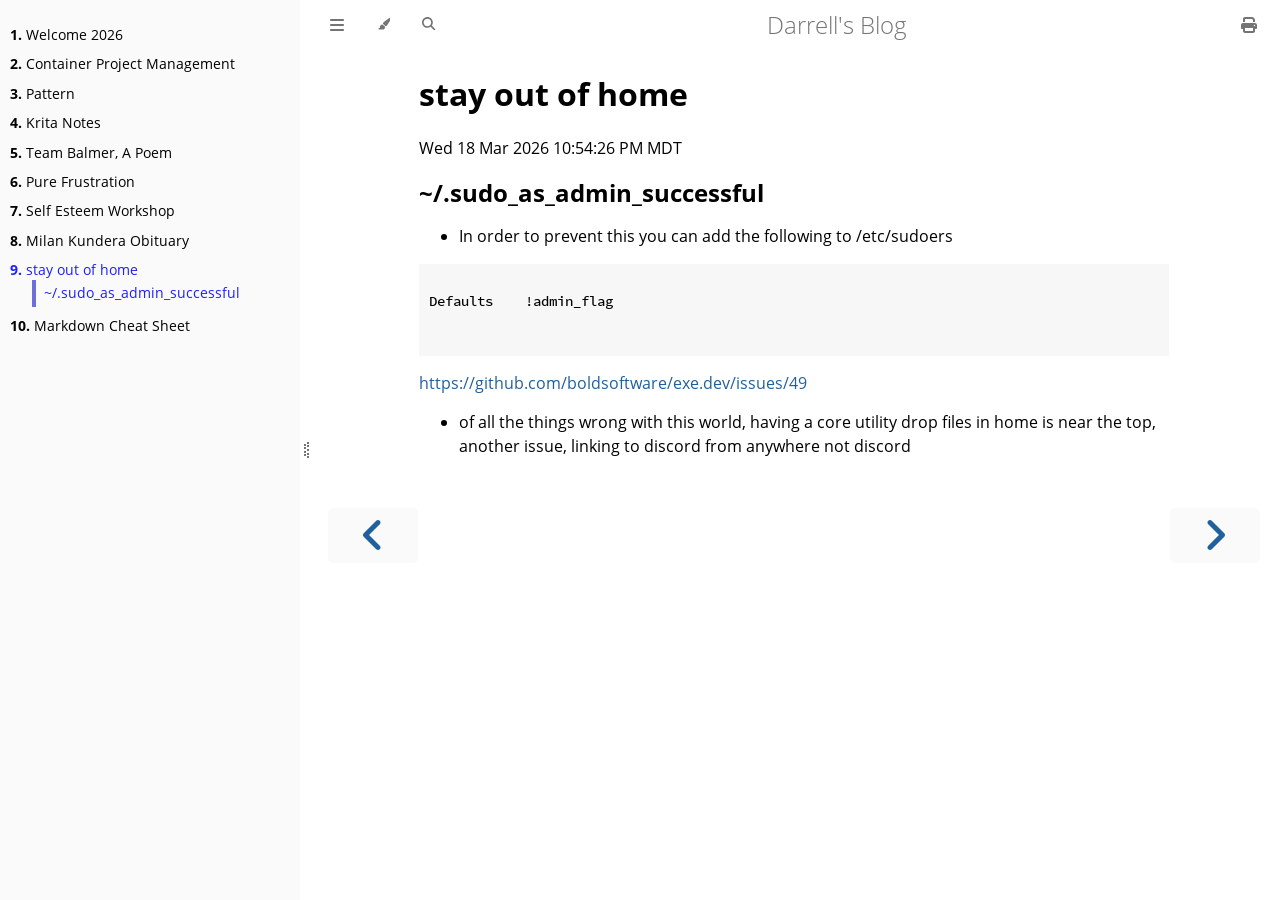
<file: book/home.html>
<!DOCTYPE HTML>
<html lang="en" class="light sidebar-visible" dir="ltr">
    <head>
        <!-- Book generated using mdBook -->
        <meta charset="UTF-8">
        <title>stay out of home - Darrell&#x27;s Blog</title>


        <!-- Custom HTML head -->

        <meta name="description" content="">
        <meta name="viewport" content="width=device-width, initial-scale=1">
        <meta name="theme-color" content="#ffffff">

        <link rel="icon" href="favicon-de23e50b.svg">
        <link rel="shortcut icon" href="favicon-8114d1fc.png">
        <link rel="stylesheet" href="css/variables-8adf115d.css">
        <link rel="stylesheet" href="css/general-2459343d.css">
        <link rel="stylesheet" href="css/chrome-ae938929.css">
        <link rel="stylesheet" href="css/print-9e4910d8.css" media="print">

        <!-- Fonts -->
        <link rel="stylesheet" href="fonts/fonts-9644e21d.css">

        <!-- Highlight.js Stylesheets -->
        <link rel="stylesheet" id="mdbook-highlight-css" href="highlight-493f70e1.css">
        <link rel="stylesheet" id="mdbook-tomorrow-night-css" href="tomorrow-night-4c0ae647.css">
        <link rel="stylesheet" id="mdbook-ayu-highlight-css" href="ayu-highlight-3fdfc3ac.css">

        <!-- Custom theme stylesheets -->
        <link rel="stylesheet" href="theme/custom-darrell-7d5d51ff.css">


        <!-- Provide site root and default themes to javascript -->
        <script>
            const path_to_root = "";
            const default_light_theme = "light";
            const default_dark_theme = "navy";
            window.path_to_searchindex_js = "searchindex-9680ce2c.js";
        </script>
        <!-- Start loading toc.js asap -->
        <script src="toc-858c5ebf.js"></script>
    </head>
    <body>
    <div id="mdbook-help-container">
        <div id="mdbook-help-popup">
            <h2 class="mdbook-help-title">Keyboard shortcuts</h2>
            <div>
                <p>Press <kbd>←</kbd> or <kbd>→</kbd> to navigate between chapters</p>
                <p>Press <kbd>S</kbd> or <kbd>/</kbd> to search in the book</p>
                <p>Press <kbd>?</kbd> to show this help</p>
                <p>Press <kbd>Esc</kbd> to hide this help</p>
            </div>
        </div>
    </div>
    <div id="mdbook-body-container">
        <!-- Work around some values being stored in localStorage wrapped in quotes -->
        <script>
            try {
                let theme = localStorage.getItem('mdbook-theme');
                let sidebar = localStorage.getItem('mdbook-sidebar');

                if (theme.startsWith('"') && theme.endsWith('"')) {
                    localStorage.setItem('mdbook-theme', theme.slice(1, theme.length - 1));
                }

                if (sidebar.startsWith('"') && sidebar.endsWith('"')) {
                    localStorage.setItem('mdbook-sidebar', sidebar.slice(1, sidebar.length - 1));
                }
            } catch (e) { }
        </script>

        <!-- Set the theme before any content is loaded, prevents flash -->
        <script>
            const default_theme = window.matchMedia("(prefers-color-scheme: dark)").matches ? default_dark_theme : default_light_theme;
            let theme;
            try { theme = localStorage.getItem('mdbook-theme'); } catch(e) { }
            if (theme === null || theme === undefined) { theme = default_theme; }
            const html = document.documentElement;
            html.classList.remove('light')
            html.classList.add(theme);
            html.classList.add("js");
        </script>

        <input type="checkbox" id="mdbook-sidebar-toggle-anchor" class="hidden">

        <!-- Hide / unhide sidebar before it is displayed -->
        <script>
            let sidebar = null;
            const sidebar_toggle = document.getElementById("mdbook-sidebar-toggle-anchor");
            if (document.body.clientWidth >= 1080) {
                try { sidebar = localStorage.getItem('mdbook-sidebar'); } catch(e) { }
                sidebar = sidebar || 'visible';
            } else {
                sidebar = 'hidden';
                sidebar_toggle.checked = false;
            }
            if (sidebar === 'visible') {
                sidebar_toggle.checked = true;
            } else {
                html.classList.remove('sidebar-visible');
            }
        </script>

        <nav id="mdbook-sidebar" class="sidebar" aria-label="Table of contents">
            <!-- populated by js -->
            <mdbook-sidebar-scrollbox class="sidebar-scrollbox"></mdbook-sidebar-scrollbox>
            <noscript>
                <iframe class="sidebar-iframe-outer" src="toc.html"></iframe>
            </noscript>
            <div id="mdbook-sidebar-resize-handle" class="sidebar-resize-handle">
                <div class="sidebar-resize-indicator"></div>
            </div>
        </nav>

        <div id="mdbook-page-wrapper" class="page-wrapper">

            <div class="page">
                <div id="mdbook-menu-bar-hover-placeholder"></div>
                <div id="mdbook-menu-bar" class="menu-bar sticky">
                    <div class="left-buttons">
                        <label id="mdbook-sidebar-toggle" class="icon-button" for="mdbook-sidebar-toggle-anchor" title="Toggle Table of Contents" aria-label="Toggle Table of Contents" aria-controls="mdbook-sidebar">
                            <span class=fa-svg><svg xmlns="http://www.w3.org/2000/svg" viewBox="0 0 448 512"><!--! Font Awesome Free 6.2.0 by @fontawesome - https://fontawesome.com License - https://fontawesome.com/license/free (Icons: CC BY 4.0, Fonts: SIL OFL 1.1, Code: MIT License) Copyright 2022 Fonticons, Inc. --><path d="M0 96C0 78.3 14.3 64 32 64H416c17.7 0 32 14.3 32 32s-14.3 32-32 32H32C14.3 128 0 113.7 0 96zM0 256c0-17.7 14.3-32 32-32H416c17.7 0 32 14.3 32 32s-14.3 32-32 32H32c-17.7 0-32-14.3-32-32zM448 416c0 17.7-14.3 32-32 32H32c-17.7 0-32-14.3-32-32s14.3-32 32-32H416c17.7 0 32 14.3 32 32z"/></svg></span>
                        </label>
                        <button id="mdbook-theme-toggle" class="icon-button" type="button" title="Change theme" aria-label="Change theme" aria-haspopup="true" aria-expanded="false" aria-controls="mdbook-theme-list">
                            <span class=fa-svg><svg xmlns="http://www.w3.org/2000/svg" viewBox="0 0 576 512"><!--! Font Awesome Free 6.2.0 by @fontawesome - https://fontawesome.com License - https://fontawesome.com/license/free (Icons: CC BY 4.0, Fonts: SIL OFL 1.1, Code: MIT License) Copyright 2022 Fonticons, Inc. --><path d="M371.3 367.1c27.3-3.9 51.9-19.4 67.2-42.9L600.2 74.1c12.6-19.5 9.4-45.3-7.6-61.2S549.7-4.4 531.1 9.6L294.4 187.2c-24 18-38.2 46.1-38.4 76.1L371.3 367.1zm-19.6 25.4l-116-104.4C175.9 290.3 128 339.6 128 400c0 3.9 .2 7.8 .6 11.6c1.8 17.5-10.2 36.4-27.8 36.4H96c-17.7 0-32 14.3-32 32s14.3 32 32 32H240c61.9 0 112-50.1 112-112c0-2.5-.1-5-.2-7.5z"/></svg></span>
                        </button>
                        <ul id="mdbook-theme-list" class="theme-popup" aria-label="Themes" role="menu">
                            <li role="none"><button role="menuitem" class="theme" id="mdbook-theme-default_theme">Auto</button></li>
                            <li role="none"><button role="menuitem" class="theme" id="mdbook-theme-light">Light</button></li>
                            <li role="none"><button role="menuitem" class="theme" id="mdbook-theme-rust">Rust</button></li>
                            <li role="none"><button role="menuitem" class="theme" id="mdbook-theme-coal">Coal</button></li>
                            <li role="none"><button role="menuitem" class="theme" id="mdbook-theme-navy">Navy</button></li>
                            <li role="none"><button role="menuitem" class="theme" id="mdbook-theme-ayu">Ayu</button></li>
                        </ul>
                        <button id="mdbook-search-toggle" class="icon-button" type="button" title="Search (`/`)" aria-label="Toggle Searchbar" aria-expanded="false" aria-keyshortcuts="/ s" aria-controls="mdbook-searchbar">
                            <span class=fa-svg><svg xmlns="http://www.w3.org/2000/svg" viewBox="0 0 512 512"><!--! Font Awesome Free 6.2.0 by @fontawesome - https://fontawesome.com License - https://fontawesome.com/license/free (Icons: CC BY 4.0, Fonts: SIL OFL 1.1, Code: MIT License) Copyright 2022 Fonticons, Inc. --><path d="M416 208c0 45.9-14.9 88.3-40 122.7L502.6 457.4c12.5 12.5 12.5 32.8 0 45.3s-32.8 12.5-45.3 0L330.7 376c-34.4 25.2-76.8 40-122.7 40C93.1 416 0 322.9 0 208S93.1 0 208 0S416 93.1 416 208zM208 352c79.5 0 144-64.5 144-144s-64.5-144-144-144S64 128.5 64 208s64.5 144 144 144z"/></svg></span>
                        </button>
                    </div>

                    <h1 class="menu-title">Darrell&#x27;s Blog</h1>

                    <div class="right-buttons">
                        <a href="print.html" title="Print this book" aria-label="Print this book">
                            <span class=fa-svg id="print-button"><svg xmlns="http://www.w3.org/2000/svg" viewBox="0 0 512 512"><!--! Font Awesome Free 6.2.0 by @fontawesome - https://fontawesome.com License - https://fontawesome.com/license/free (Icons: CC BY 4.0, Fonts: SIL OFL 1.1, Code: MIT License) Copyright 2022 Fonticons, Inc. --><path d="M128 0C92.7 0 64 28.7 64 64v96h64V64H354.7L384 93.3V160h64V93.3c0-17-6.7-33.3-18.7-45.3L400 18.7C388 6.7 371.7 0 354.7 0H128zM384 352v32 64H128V384 368 352H384zm64 32h32c17.7 0 32-14.3 32-32V256c0-35.3-28.7-64-64-64H64c-35.3 0-64 28.7-64 64v96c0 17.7 14.3 32 32 32H64v64c0 35.3 28.7 64 64 64H384c35.3 0 64-28.7 64-64V384zm-16-88c-13.3 0-24-10.7-24-24s10.7-24 24-24s24 10.7 24 24s-10.7 24-24 24z"/></svg></span>
                        </a>

                    </div>
                </div>

                <div id="mdbook-search-wrapper" class="hidden">
                    <form id="mdbook-searchbar-outer" class="searchbar-outer">
                        <div class="search-wrapper">
                            <input type="search" id="mdbook-searchbar" name="searchbar" placeholder="Search this book ..." aria-controls="mdbook-searchresults-outer" aria-describedby="searchresults-header">
                            <div class="spinner-wrapper">
                                <span class=fa-svg id="fa-spin"><svg xmlns="http://www.w3.org/2000/svg" viewBox="0 0 512 512"><!--! Font Awesome Free 6.2.0 by @fontawesome - https://fontawesome.com License - https://fontawesome.com/license/free (Icons: CC BY 4.0, Fonts: SIL OFL 1.1, Code: MIT License) Copyright 2022 Fonticons, Inc. --><path d="M304 48c0-26.5-21.5-48-48-48s-48 21.5-48 48s21.5 48 48 48s48-21.5 48-48zm0 416c0-26.5-21.5-48-48-48s-48 21.5-48 48s21.5 48 48 48s48-21.5 48-48zM48 304c26.5 0 48-21.5 48-48s-21.5-48-48-48s-48 21.5-48 48s21.5 48 48 48zm464-48c0-26.5-21.5-48-48-48s-48 21.5-48 48s21.5 48 48 48s48-21.5 48-48zM142.9 437c18.7-18.7 18.7-49.1 0-67.9s-49.1-18.7-67.9 0s-18.7 49.1 0 67.9s49.1 18.7 67.9 0zm0-294.2c18.7-18.7 18.7-49.1 0-67.9S93.7 56.2 75 75s-18.7 49.1 0 67.9s49.1 18.7 67.9 0zM369.1 437c18.7 18.7 49.1 18.7 67.9 0s18.7-49.1 0-67.9s-49.1-18.7-67.9 0s-18.7 49.1 0 67.9z"/></svg></span>
                            </div>
                        </div>
                    </form>
                    <div id="mdbook-searchresults-outer" class="searchresults-outer hidden">
                        <div id="mdbook-searchresults-header" class="searchresults-header"></div>
                        <ul id="mdbook-searchresults">
                        </ul>
                    </div>
                </div>

                <!-- Apply ARIA attributes after the sidebar and the sidebar toggle button are added to the DOM -->
                <script>
                    document.getElementById('mdbook-sidebar-toggle').setAttribute('aria-expanded', sidebar === 'visible');
                    document.getElementById('mdbook-sidebar').setAttribute('aria-hidden', sidebar !== 'visible');
                    Array.from(document.querySelectorAll('#mdbook-sidebar a')).forEach(function(link) {
                        link.setAttribute('tabIndex', sidebar === 'visible' ? 0 : -1);
                    });
                </script>

                <div id="mdbook-content" class="content">
                    <main>
                        <h1 id="stay-out-of-home"><a class="header" href="#stay-out-of-home">stay out of home</a></h1>
<p>Wed 18 Mar 2026 10:54:26 PM MDT</p>
<h2 id="sudo_as_admin_successful"><a class="header" href="#sudo_as_admin_successful">~/.sudo_as_admin_successful</a></h2>
<ul>
<li>In order to prevent this you can add the following to /etc/sudoers</li>
</ul>
<pre><code>
Defaults    !admin_flag


</code></pre>
<p><a href="https://github.com/boldsoftware/exe.dev/issues/49">https://github.com/boldsoftware/exe.dev/issues/49</a></p>
<ul>
<li>of all the things wrong with this world, having a core utility drop files in home
is near the top, another issue, linking to discord from anywhere not discord</li>
</ul>

                    </main>

                    <nav class="nav-wrapper" aria-label="Page navigation">
                        <!-- Mobile navigation buttons -->
                            <a rel="prev" href="kundera.html" class="mobile-nav-chapters previous" title="Previous chapter" aria-label="Previous chapter" aria-keyshortcuts="Left">
                                <span class=fa-svg><svg xmlns="http://www.w3.org/2000/svg" viewBox="0 0 320 512"><!--! Font Awesome Free 6.2.0 by @fontawesome - https://fontawesome.com License - https://fontawesome.com/license/free (Icons: CC BY 4.0, Fonts: SIL OFL 1.1, Code: MIT License) Copyright 2022 Fonticons, Inc. --><path d="M41.4 233.4c-12.5 12.5-12.5 32.8 0 45.3l160 160c12.5 12.5 32.8 12.5 45.3 0s12.5-32.8 0-45.3L109.3 256 246.6 118.6c12.5-12.5 12.5-32.8 0-45.3s-32.8-12.5-45.3 0l-160 160z"/></svg></span>
                            </a>

                            <a rel="next prefetch" href="markdown-cheat-sheet.html" class="mobile-nav-chapters next" title="Next chapter" aria-label="Next chapter" aria-keyshortcuts="Right">
                                <span class=fa-svg><svg xmlns="http://www.w3.org/2000/svg" viewBox="0 0 320 512"><!--! Font Awesome Free 6.2.0 by @fontawesome - https://fontawesome.com License - https://fontawesome.com/license/free (Icons: CC BY 4.0, Fonts: SIL OFL 1.1, Code: MIT License) Copyright 2022 Fonticons, Inc. --><path d="M278.6 233.4c12.5 12.5 12.5 32.8 0 45.3l-160 160c-12.5 12.5-32.8 12.5-45.3 0s-12.5-32.8 0-45.3L210.7 256 73.4 118.6c-12.5-12.5-12.5-32.8 0-45.3s32.8-12.5 45.3 0l160 160z"/></svg></span>
                            </a>

                        <div style="clear: both"></div>
                    </nav>
                </div>
            </div>

            <nav class="nav-wide-wrapper" aria-label="Page navigation">
                    <a rel="prev" href="kundera.html" class="nav-chapters previous" title="Previous chapter" aria-label="Previous chapter" aria-keyshortcuts="Left">
                        <span class=fa-svg><svg xmlns="http://www.w3.org/2000/svg" viewBox="0 0 320 512"><!--! Font Awesome Free 6.2.0 by @fontawesome - https://fontawesome.com License - https://fontawesome.com/license/free (Icons: CC BY 4.0, Fonts: SIL OFL 1.1, Code: MIT License) Copyright 2022 Fonticons, Inc. --><path d="M41.4 233.4c-12.5 12.5-12.5 32.8 0 45.3l160 160c12.5 12.5 32.8 12.5 45.3 0s12.5-32.8 0-45.3L109.3 256 246.6 118.6c12.5-12.5 12.5-32.8 0-45.3s-32.8-12.5-45.3 0l-160 160z"/></svg></span>
                    </a>

                    <a rel="next prefetch" href="markdown-cheat-sheet.html" class="nav-chapters next" title="Next chapter" aria-label="Next chapter" aria-keyshortcuts="Right">
                        <span class=fa-svg><svg xmlns="http://www.w3.org/2000/svg" viewBox="0 0 320 512"><!--! Font Awesome Free 6.2.0 by @fontawesome - https://fontawesome.com License - https://fontawesome.com/license/free (Icons: CC BY 4.0, Fonts: SIL OFL 1.1, Code: MIT License) Copyright 2022 Fonticons, Inc. --><path d="M278.6 233.4c12.5 12.5 12.5 32.8 0 45.3l-160 160c-12.5 12.5-32.8 12.5-45.3 0s-12.5-32.8 0-45.3L210.7 256 73.4 118.6c-12.5-12.5-12.5-32.8 0-45.3s32.8-12.5 45.3 0l160 160z"/></svg></span>
                    </a>
            </nav>

        </div>

        <template id=fa-eye><span class=fa-svg><svg xmlns="http://www.w3.org/2000/svg" viewBox="0 0 576 512"><!--! Font Awesome Free 6.2.0 by @fontawesome - https://fontawesome.com License - https://fontawesome.com/license/free (Icons: CC BY 4.0, Fonts: SIL OFL 1.1, Code: MIT License) Copyright 2022 Fonticons, Inc. --><path d="M288 32c-80.8 0-145.5 36.8-192.6 80.6C48.6 156 17.3 208 2.5 243.7c-3.3 7.9-3.3 16.7 0 24.6C17.3 304 48.6 356 95.4 399.4C142.5 443.2 207.2 480 288 480s145.5-36.8 192.6-80.6c46.8-43.5 78.1-95.4 93-131.1c3.3-7.9 3.3-16.7 0-24.6c-14.9-35.7-46.2-87.7-93-131.1C433.5 68.8 368.8 32 288 32zM432 256c0 79.5-64.5 144-144 144s-144-64.5-144-144s64.5-144 144-144s144 64.5 144 144zM288 192c0 35.3-28.7 64-64 64c-11.5 0-22.3-3-31.6-8.4c-.2 2.8-.4 5.5-.4 8.4c0 53 43 96 96 96s96-43 96-96s-43-96-96-96c-2.8 0-5.6 .1-8.4 .4c5.3 9.3 8.4 20.1 8.4 31.6z"/></svg></span></template>
        <template id=fa-eye-slash><span class=fa-svg><svg xmlns="http://www.w3.org/2000/svg" viewBox="0 0 640 512"><!--! Font Awesome Free 6.2.0 by @fontawesome - https://fontawesome.com License - https://fontawesome.com/license/free (Icons: CC BY 4.0, Fonts: SIL OFL 1.1, Code: MIT License) Copyright 2022 Fonticons, Inc. --><path d="M38.8 5.1C28.4-3.1 13.3-1.2 5.1 9.2S-1.2 34.7 9.2 42.9l592 464c10.4 8.2 25.5 6.3 33.7-4.1s6.3-25.5-4.1-33.7L525.6 386.7c39.6-40.6 66.4-86.1 79.9-118.4c3.3-7.9 3.3-16.7 0-24.6c-14.9-35.7-46.2-87.7-93-131.1C465.5 68.8 400.8 32 320 32c-68.2 0-125 26.3-169.3 60.8L38.8 5.1zM223.1 149.5C248.6 126.2 282.7 112 320 112c79.5 0 144 64.5 144 144c0 24.9-6.3 48.3-17.4 68.7L408 294.5c5.2-11.8 8-24.8 8-38.5c0-53-43-96-96-96c-2.8 0-5.6 .1-8.4 .4c5.3 9.3 8.4 20.1 8.4 31.6c0 10.2-2.4 19.8-6.6 28.3l-90.3-70.8zm223.1 298L373 389.9c-16.4 6.5-34.3 10.1-53 10.1c-79.5 0-144-64.5-144-144c0-6.9 .5-13.6 1.4-20.2L83.1 161.5C60.3 191.2 44 220.8 34.5 243.7c-3.3 7.9-3.3 16.7 0 24.6c14.9 35.7 46.2 87.7 93 131.1C174.5 443.2 239.2 480 320 480c47.8 0 89.9-12.9 126.2-32.5z"/></svg></span></template>
        <template id=fa-copy><span class=fa-svg><svg xmlns="http://www.w3.org/2000/svg" viewBox="0 0 512 512"><!--! Font Awesome Free 6.2.0 by @fontawesome - https://fontawesome.com License - https://fontawesome.com/license/free (Icons: CC BY 4.0, Fonts: SIL OFL 1.1, Code: MIT License) Copyright 2022 Fonticons, Inc. --><path d="M502.6 70.63l-61.25-61.25C435.4 3.371 427.2 0 418.7 0H255.1c-35.35 0-64 28.66-64 64l.0195 256C192 355.4 220.7 384 256 384h192c35.2 0 64-28.8 64-64V93.25C512 84.77 508.6 76.63 502.6 70.63zM464 320c0 8.836-7.164 16-16 16H255.1c-8.838 0-16-7.164-16-16L239.1 64.13c0-8.836 7.164-16 16-16h128L384 96c0 17.67 14.33 32 32 32h47.1V320zM272 448c0 8.836-7.164 16-16 16H63.1c-8.838 0-16-7.164-16-16L47.98 192.1c0-8.836 7.164-16 16-16H160V128H63.99c-35.35 0-64 28.65-64 64l.0098 256C.002 483.3 28.66 512 64 512h192c35.2 0 64-28.8 64-64v-32h-47.1L272 448z"/></svg></span></template>
        <template id=fa-play><span class=fa-svg><svg xmlns="http://www.w3.org/2000/svg" viewBox="0 0 384 512"><!--! Font Awesome Free 6.2.0 by @fontawesome - https://fontawesome.com License - https://fontawesome.com/license/free (Icons: CC BY 4.0, Fonts: SIL OFL 1.1, Code: MIT License) Copyright 2022 Fonticons, Inc. --><path d="M73 39c-14.8-9.1-33.4-9.4-48.5-.9S0 62.6 0 80V432c0 17.4 9.4 33.4 24.5 41.9s33.7 8.1 48.5-.9L361 297c14.3-8.7 23-24.2 23-41s-8.7-32.2-23-41L73 39z"/></svg></span></template>
        <template id=fa-clock-rotate-left><span class=fa-svg><svg xmlns="http://www.w3.org/2000/svg" viewBox="0 0 512 512"><!--! Font Awesome Free 6.2.0 by @fontawesome - https://fontawesome.com License - https://fontawesome.com/license/free (Icons: CC BY 4.0, Fonts: SIL OFL 1.1, Code: MIT License) Copyright 2022 Fonticons, Inc. --><path d="M75 75L41 41C25.9 25.9 0 36.6 0 57.9V168c0 13.3 10.7 24 24 24H134.1c21.4 0 32.1-25.9 17-41l-30.8-30.8C155 85.5 203 64 256 64c106 0 192 86 192 192s-86 192-192 192c-40.8 0-78.6-12.7-109.7-34.4c-14.5-10.1-34.4-6.6-44.6 7.9s-6.6 34.4 7.9 44.6C151.2 495 201.7 512 256 512c141.4 0 256-114.6 256-256S397.4 0 256 0C185.3 0 121.3 28.7 75 75zm181 53c-13.3 0-24 10.7-24 24V256c0 6.4 2.5 12.5 7 17l72 72c9.4 9.4 24.6 9.4 33.9 0s9.4-24.6 0-33.9l-65-65V152c0-13.3-10.7-24-24-24z"/></svg></span></template>



        <script>
            window.playground_copyable = true;
        </script>


        <script src="elasticlunr-ef4e11c1.min.js"></script>
        <script src="mark-09e88c2c.min.js"></script>
        <script src="searcher-c2a407aa.js"></script>

        <script src="clipboard-1626706a.min.js"></script>
        <script src="highlight-abc7f01d.js"></script>
        <script src="book-a0b12cfe.js"></script>

        <!-- Custom JS scripts -->



    </div>
    </body>
</html>
</file>
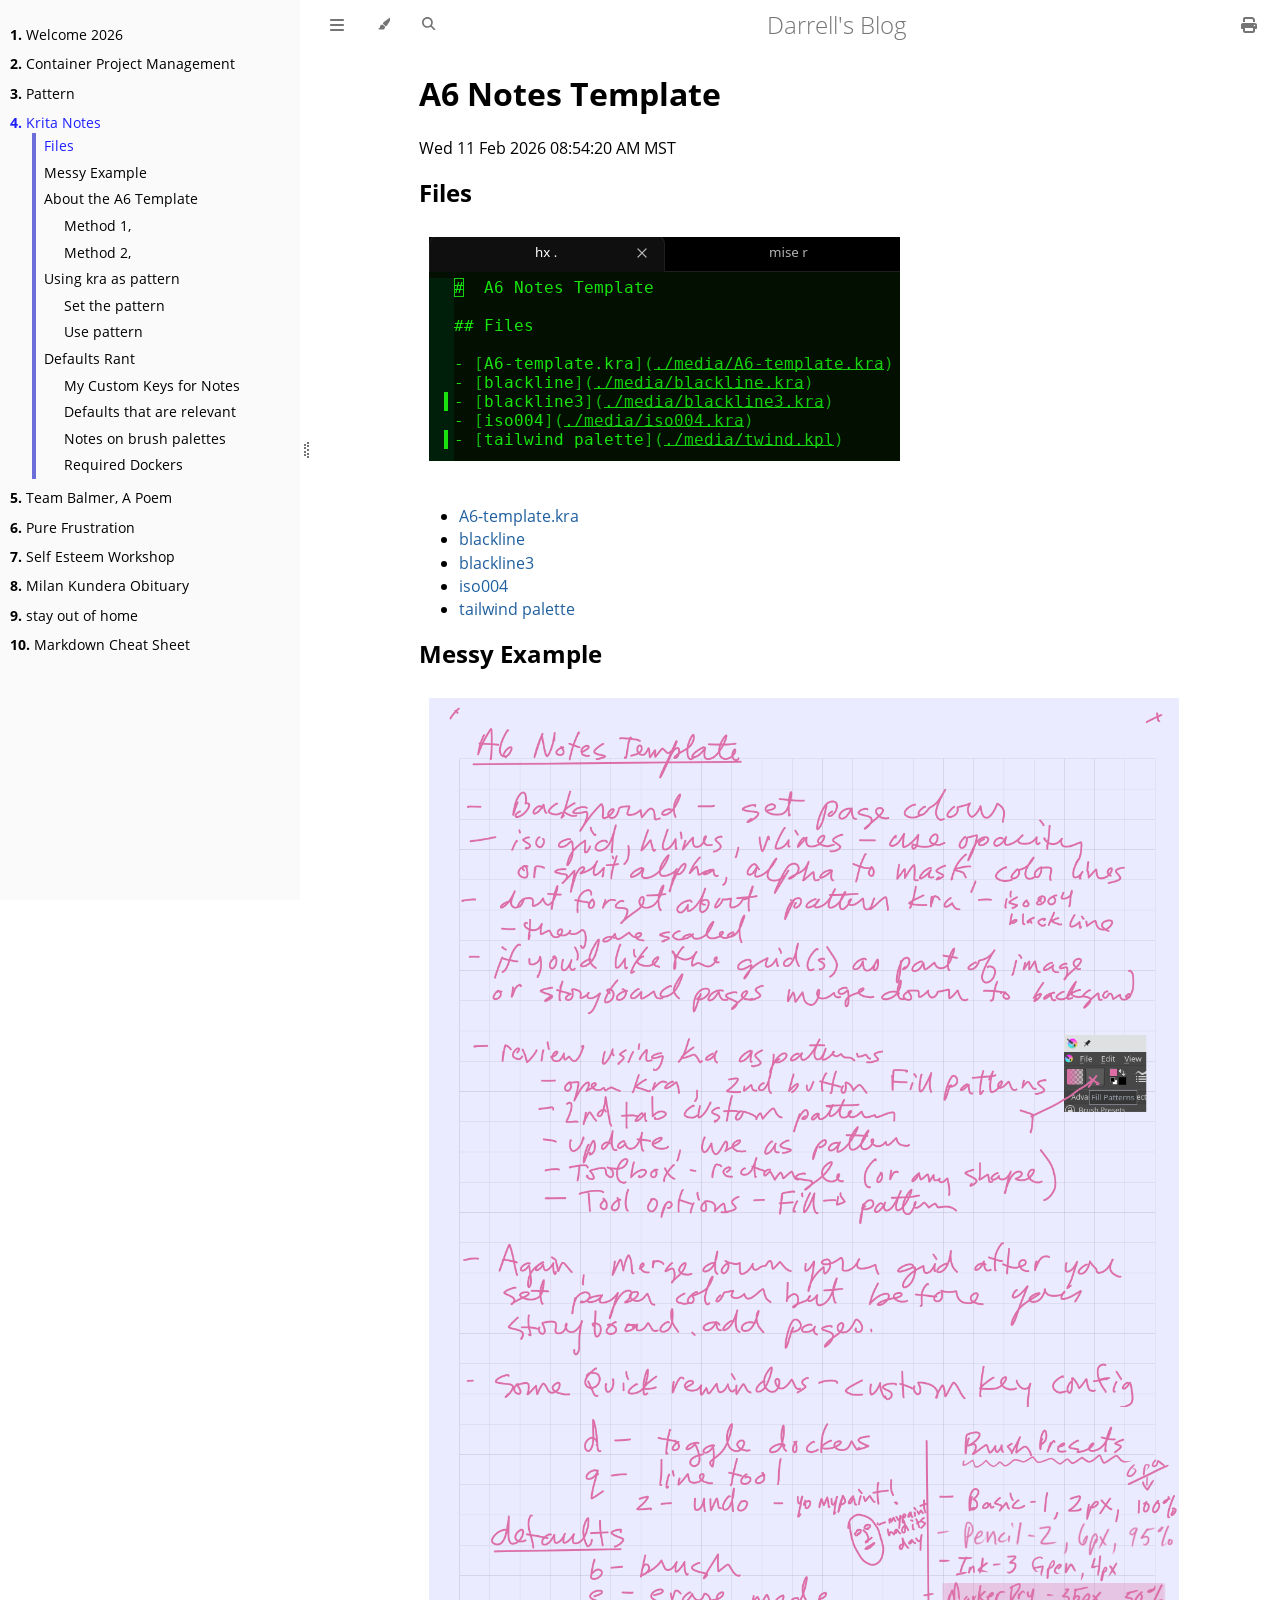
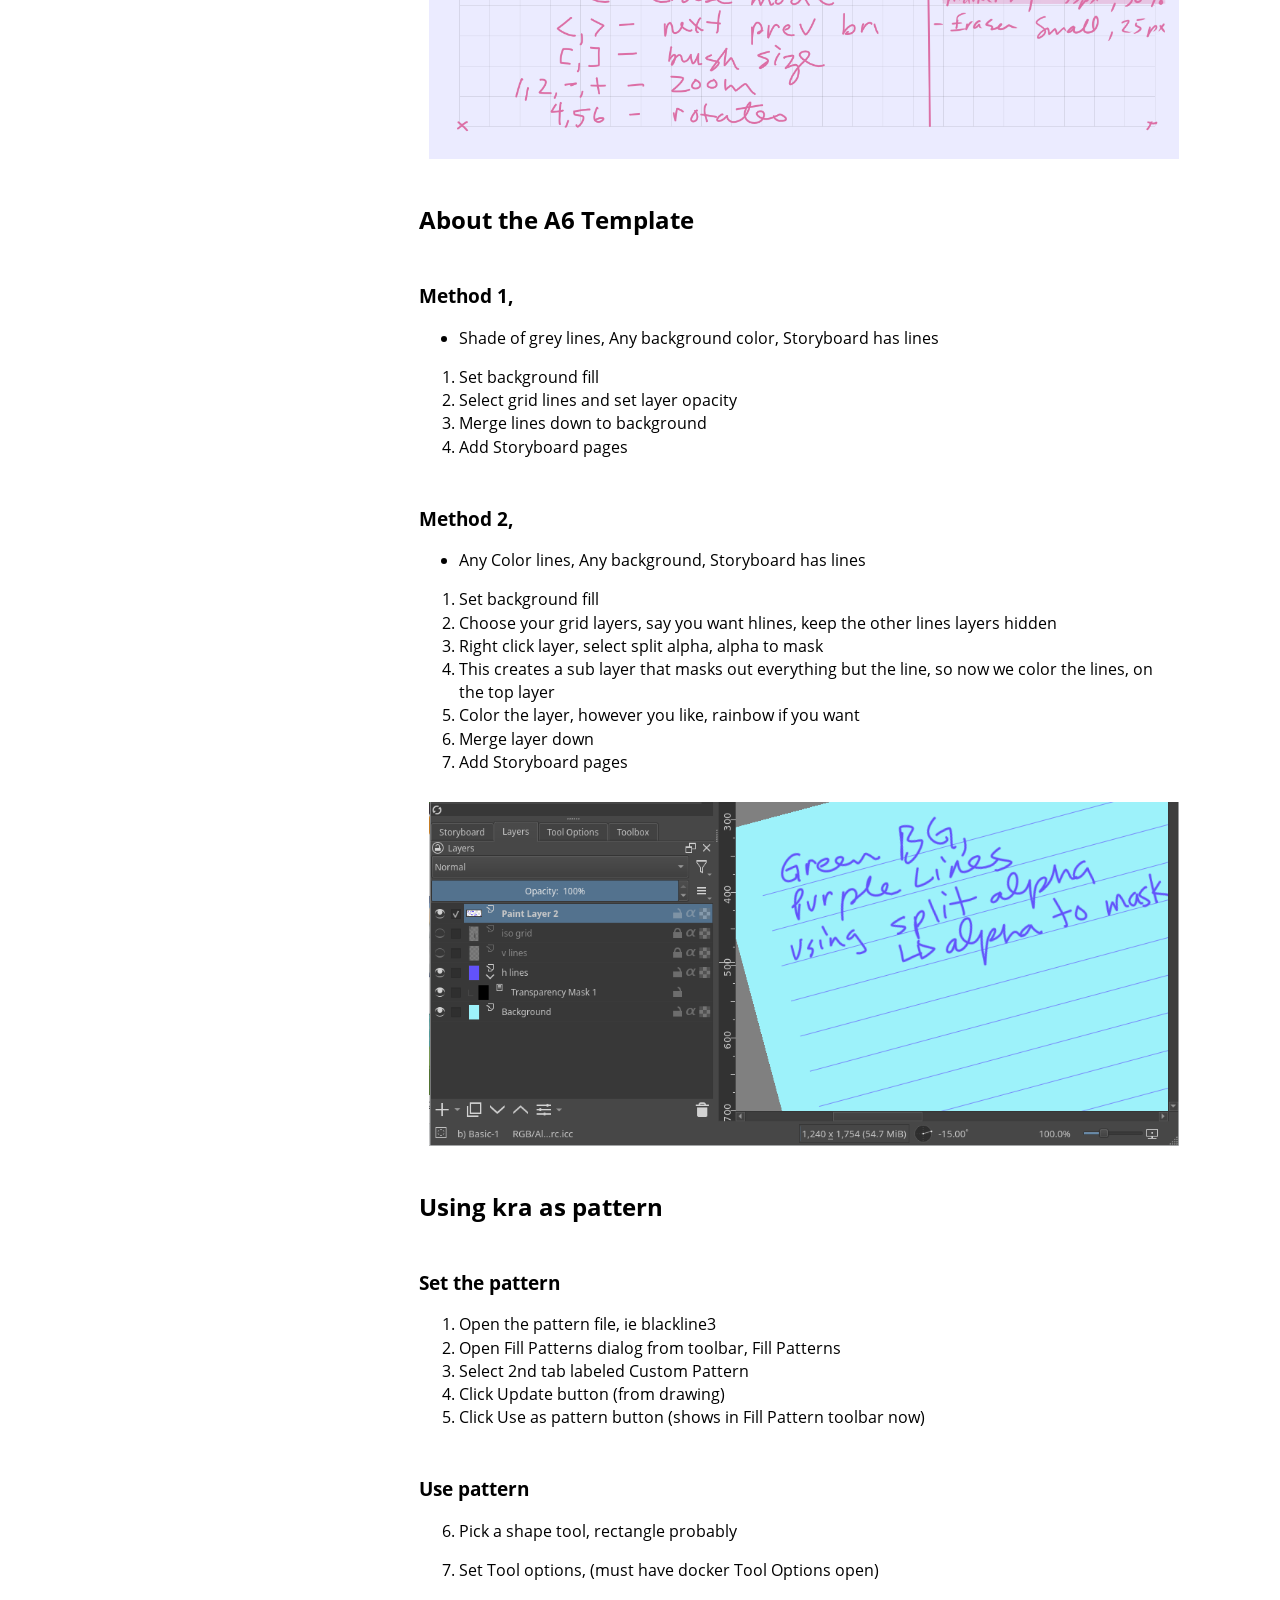
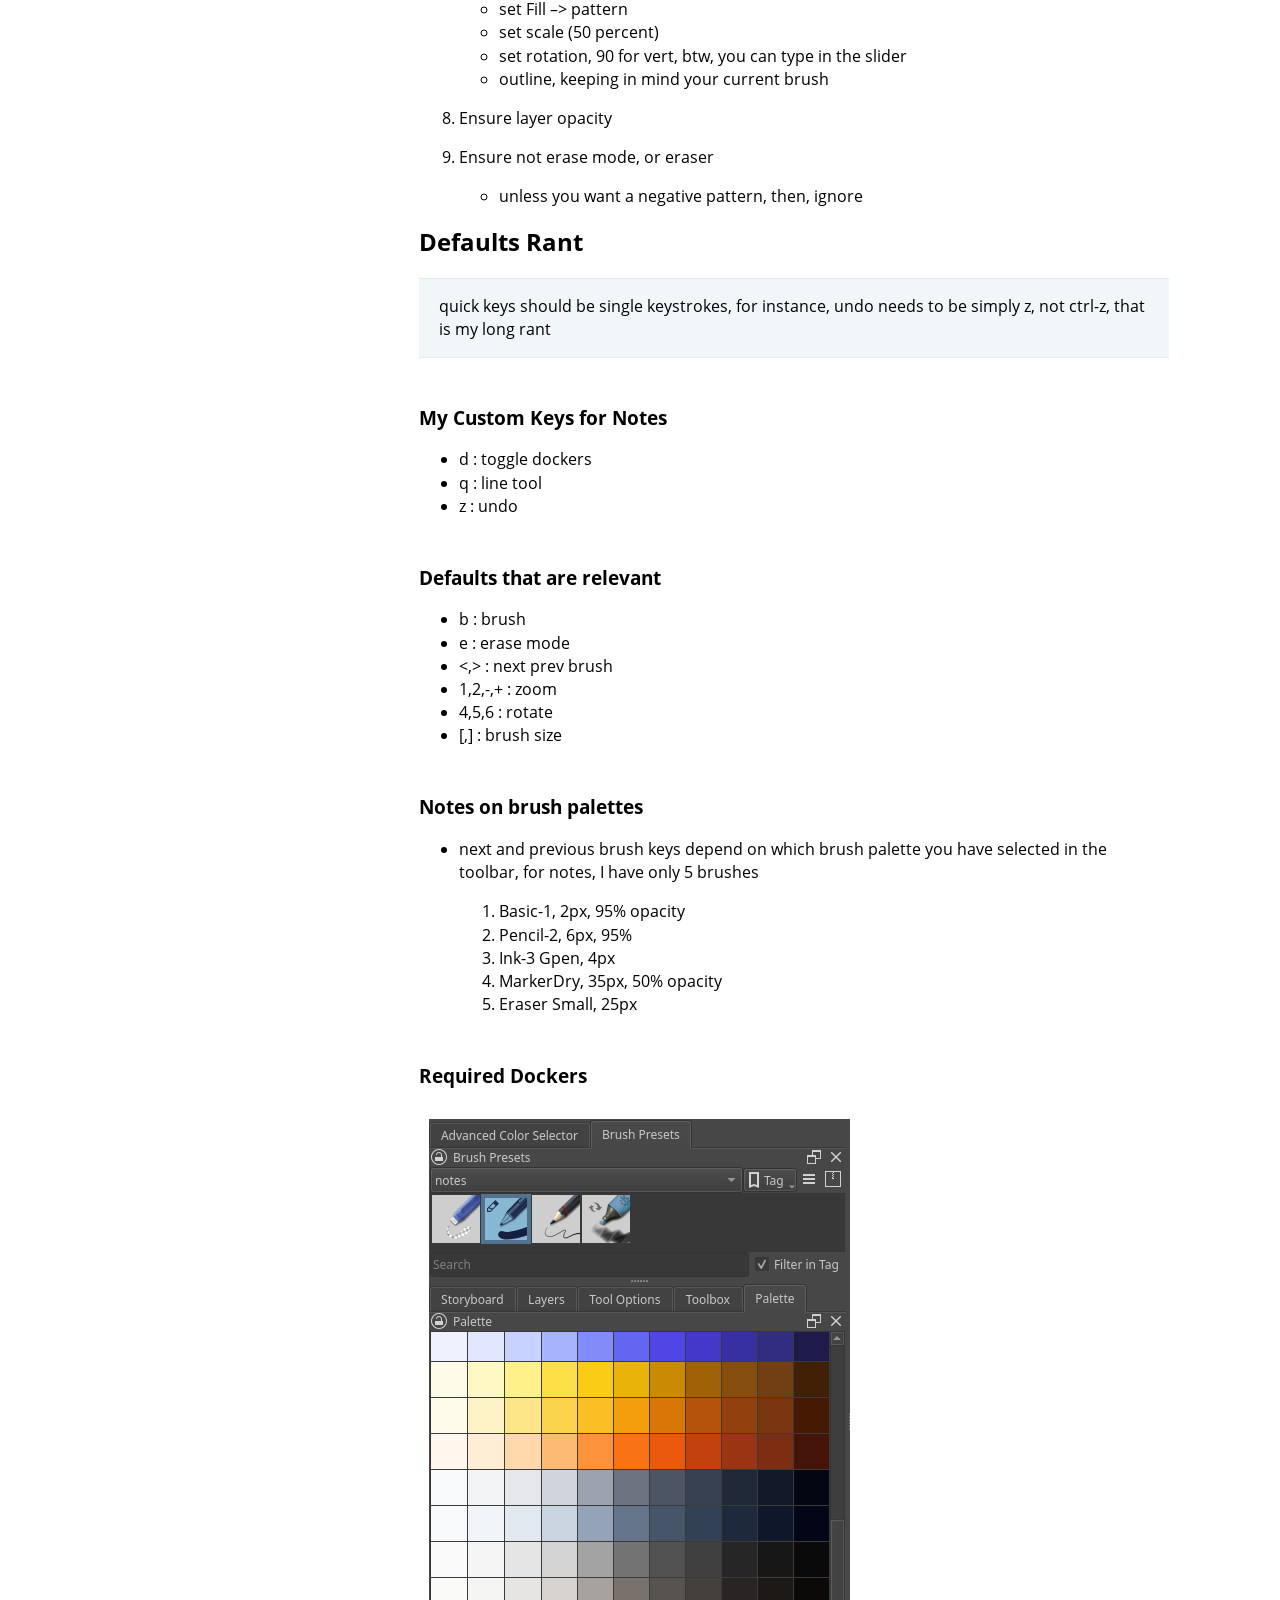
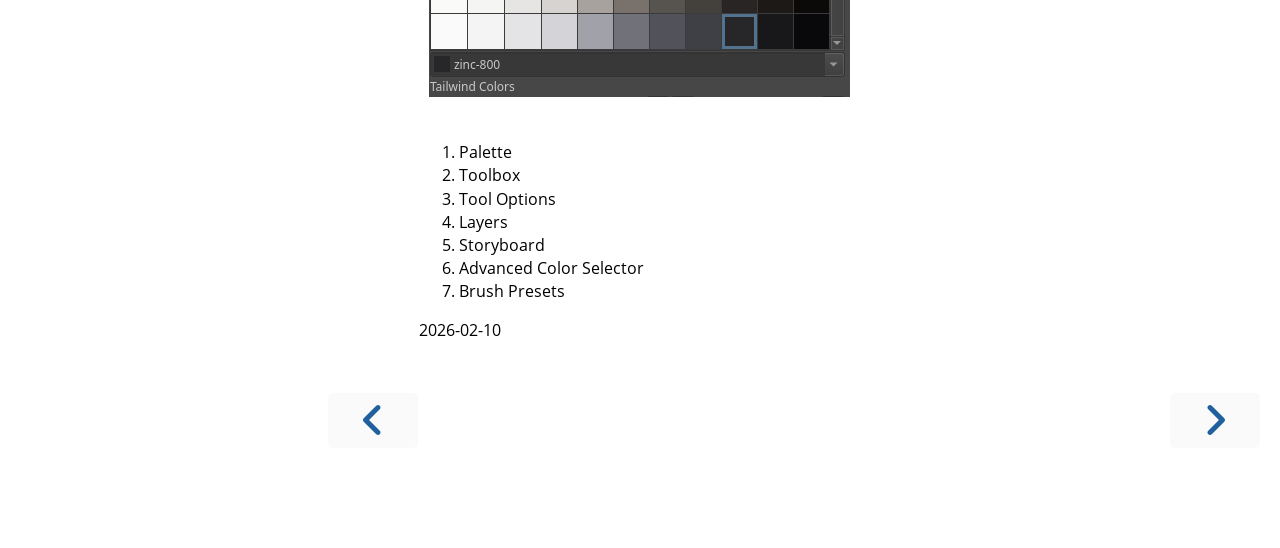
<file: book/krita-notes.html>
<!DOCTYPE HTML>
<html lang="en" class="light sidebar-visible" dir="ltr">
    <head>
        <!-- Book generated using mdBook -->
        <meta charset="UTF-8">
        <title>Krita Notes  - Darrell&#x27;s Blog</title>


        <!-- Custom HTML head -->

        <meta name="description" content="">
        <meta name="viewport" content="width=device-width, initial-scale=1">
        <meta name="theme-color" content="#ffffff">

        <link rel="icon" href="favicon-de23e50b.svg">
        <link rel="shortcut icon" href="favicon-8114d1fc.png">
        <link rel="stylesheet" href="css/variables-8adf115d.css">
        <link rel="stylesheet" href="css/general-2459343d.css">
        <link rel="stylesheet" href="css/chrome-ae938929.css">
        <link rel="stylesheet" href="css/print-9e4910d8.css" media="print">

        <!-- Fonts -->
        <link rel="stylesheet" href="fonts/fonts-9644e21d.css">

        <!-- Highlight.js Stylesheets -->
        <link rel="stylesheet" id="mdbook-highlight-css" href="highlight-493f70e1.css">
        <link rel="stylesheet" id="mdbook-tomorrow-night-css" href="tomorrow-night-4c0ae647.css">
        <link rel="stylesheet" id="mdbook-ayu-highlight-css" href="ayu-highlight-3fdfc3ac.css">

        <!-- Custom theme stylesheets -->
        <link rel="stylesheet" href="theme/custom-darrell-7d5d51ff.css">


        <!-- Provide site root and default themes to javascript -->
        <script>
            const path_to_root = "";
            const default_light_theme = "light";
            const default_dark_theme = "navy";
            window.path_to_searchindex_js = "searchindex-9680ce2c.js";
        </script>
        <!-- Start loading toc.js asap -->
        <script src="toc-858c5ebf.js"></script>
    </head>
    <body>
    <div id="mdbook-help-container">
        <div id="mdbook-help-popup">
            <h2 class="mdbook-help-title">Keyboard shortcuts</h2>
            <div>
                <p>Press <kbd>←</kbd> or <kbd>→</kbd> to navigate between chapters</p>
                <p>Press <kbd>S</kbd> or <kbd>/</kbd> to search in the book</p>
                <p>Press <kbd>?</kbd> to show this help</p>
                <p>Press <kbd>Esc</kbd> to hide this help</p>
            </div>
        </div>
    </div>
    <div id="mdbook-body-container">
        <!-- Work around some values being stored in localStorage wrapped in quotes -->
        <script>
            try {
                let theme = localStorage.getItem('mdbook-theme');
                let sidebar = localStorage.getItem('mdbook-sidebar');

                if (theme.startsWith('"') && theme.endsWith('"')) {
                    localStorage.setItem('mdbook-theme', theme.slice(1, theme.length - 1));
                }

                if (sidebar.startsWith('"') && sidebar.endsWith('"')) {
                    localStorage.setItem('mdbook-sidebar', sidebar.slice(1, sidebar.length - 1));
                }
            } catch (e) { }
        </script>

        <!-- Set the theme before any content is loaded, prevents flash -->
        <script>
            const default_theme = window.matchMedia("(prefers-color-scheme: dark)").matches ? default_dark_theme : default_light_theme;
            let theme;
            try { theme = localStorage.getItem('mdbook-theme'); } catch(e) { }
            if (theme === null || theme === undefined) { theme = default_theme; }
            const html = document.documentElement;
            html.classList.remove('light')
            html.classList.add(theme);
            html.classList.add("js");
        </script>

        <input type="checkbox" id="mdbook-sidebar-toggle-anchor" class="hidden">

        <!-- Hide / unhide sidebar before it is displayed -->
        <script>
            let sidebar = null;
            const sidebar_toggle = document.getElementById("mdbook-sidebar-toggle-anchor");
            if (document.body.clientWidth >= 1080) {
                try { sidebar = localStorage.getItem('mdbook-sidebar'); } catch(e) { }
                sidebar = sidebar || 'visible';
            } else {
                sidebar = 'hidden';
                sidebar_toggle.checked = false;
            }
            if (sidebar === 'visible') {
                sidebar_toggle.checked = true;
            } else {
                html.classList.remove('sidebar-visible');
            }
        </script>

        <nav id="mdbook-sidebar" class="sidebar" aria-label="Table of contents">
            <!-- populated by js -->
            <mdbook-sidebar-scrollbox class="sidebar-scrollbox"></mdbook-sidebar-scrollbox>
            <noscript>
                <iframe class="sidebar-iframe-outer" src="toc.html"></iframe>
            </noscript>
            <div id="mdbook-sidebar-resize-handle" class="sidebar-resize-handle">
                <div class="sidebar-resize-indicator"></div>
            </div>
        </nav>

        <div id="mdbook-page-wrapper" class="page-wrapper">

            <div class="page">
                <div id="mdbook-menu-bar-hover-placeholder"></div>
                <div id="mdbook-menu-bar" class="menu-bar sticky">
                    <div class="left-buttons">
                        <label id="mdbook-sidebar-toggle" class="icon-button" for="mdbook-sidebar-toggle-anchor" title="Toggle Table of Contents" aria-label="Toggle Table of Contents" aria-controls="mdbook-sidebar">
                            <span class=fa-svg><svg xmlns="http://www.w3.org/2000/svg" viewBox="0 0 448 512"><!--! Font Awesome Free 6.2.0 by @fontawesome - https://fontawesome.com License - https://fontawesome.com/license/free (Icons: CC BY 4.0, Fonts: SIL OFL 1.1, Code: MIT License) Copyright 2022 Fonticons, Inc. --><path d="M0 96C0 78.3 14.3 64 32 64H416c17.7 0 32 14.3 32 32s-14.3 32-32 32H32C14.3 128 0 113.7 0 96zM0 256c0-17.7 14.3-32 32-32H416c17.7 0 32 14.3 32 32s-14.3 32-32 32H32c-17.7 0-32-14.3-32-32zM448 416c0 17.7-14.3 32-32 32H32c-17.7 0-32-14.3-32-32s14.3-32 32-32H416c17.7 0 32 14.3 32 32z"/></svg></span>
                        </label>
                        <button id="mdbook-theme-toggle" class="icon-button" type="button" title="Change theme" aria-label="Change theme" aria-haspopup="true" aria-expanded="false" aria-controls="mdbook-theme-list">
                            <span class=fa-svg><svg xmlns="http://www.w3.org/2000/svg" viewBox="0 0 576 512"><!--! Font Awesome Free 6.2.0 by @fontawesome - https://fontawesome.com License - https://fontawesome.com/license/free (Icons: CC BY 4.0, Fonts: SIL OFL 1.1, Code: MIT License) Copyright 2022 Fonticons, Inc. --><path d="M371.3 367.1c27.3-3.9 51.9-19.4 67.2-42.9L600.2 74.1c12.6-19.5 9.4-45.3-7.6-61.2S549.7-4.4 531.1 9.6L294.4 187.2c-24 18-38.2 46.1-38.4 76.1L371.3 367.1zm-19.6 25.4l-116-104.4C175.9 290.3 128 339.6 128 400c0 3.9 .2 7.8 .6 11.6c1.8 17.5-10.2 36.4-27.8 36.4H96c-17.7 0-32 14.3-32 32s14.3 32 32 32H240c61.9 0 112-50.1 112-112c0-2.5-.1-5-.2-7.5z"/></svg></span>
                        </button>
                        <ul id="mdbook-theme-list" class="theme-popup" aria-label="Themes" role="menu">
                            <li role="none"><button role="menuitem" class="theme" id="mdbook-theme-default_theme">Auto</button></li>
                            <li role="none"><button role="menuitem" class="theme" id="mdbook-theme-light">Light</button></li>
                            <li role="none"><button role="menuitem" class="theme" id="mdbook-theme-rust">Rust</button></li>
                            <li role="none"><button role="menuitem" class="theme" id="mdbook-theme-coal">Coal</button></li>
                            <li role="none"><button role="menuitem" class="theme" id="mdbook-theme-navy">Navy</button></li>
                            <li role="none"><button role="menuitem" class="theme" id="mdbook-theme-ayu">Ayu</button></li>
                        </ul>
                        <button id="mdbook-search-toggle" class="icon-button" type="button" title="Search (`/`)" aria-label="Toggle Searchbar" aria-expanded="false" aria-keyshortcuts="/ s" aria-controls="mdbook-searchbar">
                            <span class=fa-svg><svg xmlns="http://www.w3.org/2000/svg" viewBox="0 0 512 512"><!--! Font Awesome Free 6.2.0 by @fontawesome - https://fontawesome.com License - https://fontawesome.com/license/free (Icons: CC BY 4.0, Fonts: SIL OFL 1.1, Code: MIT License) Copyright 2022 Fonticons, Inc. --><path d="M416 208c0 45.9-14.9 88.3-40 122.7L502.6 457.4c12.5 12.5 12.5 32.8 0 45.3s-32.8 12.5-45.3 0L330.7 376c-34.4 25.2-76.8 40-122.7 40C93.1 416 0 322.9 0 208S93.1 0 208 0S416 93.1 416 208zM208 352c79.5 0 144-64.5 144-144s-64.5-144-144-144S64 128.5 64 208s64.5 144 144 144z"/></svg></span>
                        </button>
                    </div>

                    <h1 class="menu-title">Darrell&#x27;s Blog</h1>

                    <div class="right-buttons">
                        <a href="print.html" title="Print this book" aria-label="Print this book">
                            <span class=fa-svg id="print-button"><svg xmlns="http://www.w3.org/2000/svg" viewBox="0 0 512 512"><!--! Font Awesome Free 6.2.0 by @fontawesome - https://fontawesome.com License - https://fontawesome.com/license/free (Icons: CC BY 4.0, Fonts: SIL OFL 1.1, Code: MIT License) Copyright 2022 Fonticons, Inc. --><path d="M128 0C92.7 0 64 28.7 64 64v96h64V64H354.7L384 93.3V160h64V93.3c0-17-6.7-33.3-18.7-45.3L400 18.7C388 6.7 371.7 0 354.7 0H128zM384 352v32 64H128V384 368 352H384zm64 32h32c17.7 0 32-14.3 32-32V256c0-35.3-28.7-64-64-64H64c-35.3 0-64 28.7-64 64v96c0 17.7 14.3 32 32 32H64v64c0 35.3 28.7 64 64 64H384c35.3 0 64-28.7 64-64V384zm-16-88c-13.3 0-24-10.7-24-24s10.7-24 24-24s24 10.7 24 24s-10.7 24-24 24z"/></svg></span>
                        </a>

                    </div>
                </div>

                <div id="mdbook-search-wrapper" class="hidden">
                    <form id="mdbook-searchbar-outer" class="searchbar-outer">
                        <div class="search-wrapper">
                            <input type="search" id="mdbook-searchbar" name="searchbar" placeholder="Search this book ..." aria-controls="mdbook-searchresults-outer" aria-describedby="searchresults-header">
                            <div class="spinner-wrapper">
                                <span class=fa-svg id="fa-spin"><svg xmlns="http://www.w3.org/2000/svg" viewBox="0 0 512 512"><!--! Font Awesome Free 6.2.0 by @fontawesome - https://fontawesome.com License - https://fontawesome.com/license/free (Icons: CC BY 4.0, Fonts: SIL OFL 1.1, Code: MIT License) Copyright 2022 Fonticons, Inc. --><path d="M304 48c0-26.5-21.5-48-48-48s-48 21.5-48 48s21.5 48 48 48s48-21.5 48-48zm0 416c0-26.5-21.5-48-48-48s-48 21.5-48 48s21.5 48 48 48s48-21.5 48-48zM48 304c26.5 0 48-21.5 48-48s-21.5-48-48-48s-48 21.5-48 48s21.5 48 48 48zm464-48c0-26.5-21.5-48-48-48s-48 21.5-48 48s21.5 48 48 48s48-21.5 48-48zM142.9 437c18.7-18.7 18.7-49.1 0-67.9s-49.1-18.7-67.9 0s-18.7 49.1 0 67.9s49.1 18.7 67.9 0zm0-294.2c18.7-18.7 18.7-49.1 0-67.9S93.7 56.2 75 75s-18.7 49.1 0 67.9s49.1 18.7 67.9 0zM369.1 437c18.7 18.7 49.1 18.7 67.9 0s18.7-49.1 0-67.9s-49.1-18.7-67.9 0s-18.7 49.1 0 67.9z"/></svg></span>
                            </div>
                        </div>
                    </form>
                    <div id="mdbook-searchresults-outer" class="searchresults-outer hidden">
                        <div id="mdbook-searchresults-header" class="searchresults-header"></div>
                        <ul id="mdbook-searchresults">
                        </ul>
                    </div>
                </div>

                <!-- Apply ARIA attributes after the sidebar and the sidebar toggle button are added to the DOM -->
                <script>
                    document.getElementById('mdbook-sidebar-toggle').setAttribute('aria-expanded', sidebar === 'visible');
                    document.getElementById('mdbook-sidebar').setAttribute('aria-hidden', sidebar !== 'visible');
                    Array.from(document.querySelectorAll('#mdbook-sidebar a')).forEach(function(link) {
                        link.setAttribute('tabIndex', sidebar === 'visible' ? 0 : -1);
                    });
                </script>

                <div id="mdbook-content" class="content">
                    <main>
                        <h1 id="a6-notes-template"><a class="header" href="#a6-notes-template">A6 Notes Template</a></h1>
<p>Wed 11 Feb 2026 08:54:20 AM MST</p>
<h2 id="files"><a class="header" href="#files">Files</a></h2>
<p><img src="./media/notesfiles.png" alt="notes files"></p>
<ul>
<li><a href="./media/A6-template.kra">A6-template.kra</a></li>
<li><a href="./media/blackline.kra">blackline</a></li>
<li><a href="./media/blackline3.kra">blackline3</a></li>
<li><a href="./media/iso004.kra">iso004</a></li>
<li><a href="./media/twind.kpl">tailwind palette</a></li>
</ul>
<h2 id="messy-example"><a class="header" href="#messy-example">Messy Example</a></h2>
<p><img src="./media/A6-template.png" alt="A6-template"></p>
<h2 id="about-the-a6-template"><a class="header" href="#about-the-a6-template">About the A6 Template</a></h2>
<h3 id="method-1"><a class="header" href="#method-1">Method 1,</a></h3>
<ul>
<li>Shade of grey lines, Any background color, Storyboard has lines</li>
</ul>
<ol>
<li>Set background fill</li>
<li>Select grid lines and set layer opacity</li>
<li>Merge lines down to background</li>
<li>Add Storyboard pages</li>
</ol>
<h3 id="method-2"><a class="header" href="#method-2">Method 2,</a></h3>
<ul>
<li>Any Color lines, Any background, Storyboard has lines</li>
</ul>
<ol>
<li>Set background fill</li>
<li>Choose your grid layers, say you want hlines, keep the
other lines layers hidden</li>
<li>Right click layer, select split alpha, alpha to mask</li>
<li>This creates a sub layer that masks out everything but
the line, so now we color the lines, on the top layer</li>
<li>Color the layer, however you like, rainbow if you want</li>
<li>Merge layer down</li>
<li>Add Storyboard pages</li>
</ol>
<p><img src="./media/alpha-to-mask.png" alt="alpha to mask layers"></p>
<h2 id="using-kra-as-pattern"><a class="header" href="#using-kra-as-pattern">Using kra as pattern</a></h2>
<h3 id="set-the-pattern"><a class="header" href="#set-the-pattern">Set the pattern</a></h3>
<ol>
<li>Open the pattern file, ie blackline3</li>
<li>Open Fill Patterns dialog from toolbar, Fill Patterns</li>
<li>Select 2nd tab labeled Custom Pattern</li>
<li>Click Update button (from drawing)</li>
<li>Click Use as pattern button (shows in Fill Pattern toolbar now)</li>
</ol>
<h3 id="use-pattern"><a class="header" href="#use-pattern">Use pattern</a></h3>
<ol start="6">
<li>
<p>Pick a shape tool, rectangle probably</p>
</li>
<li>
<p>Set Tool options, (must have docker Tool Options open)</p>
<ul>
<li>set Fill –&gt; pattern</li>
<li>set scale (50 percent)</li>
<li>set rotation, 90 for vert, btw, you can type in the slider</li>
<li>outline, keeping in mind your current brush</li>
</ul>
</li>
<li>
<p>Ensure layer opacity</p>
</li>
<li>
<p>Ensure not erase mode, or eraser</p>
<ul>
<li>unless you want a negative pattern, then, ignore</li>
</ul>
</li>
</ol>
<h2 id="defaults-rant"><a class="header" href="#defaults-rant">Defaults Rant</a></h2>
<blockquote>
<p>quick keys should be single keystrokes, for instance, undo needs
to be simply z, not ctrl-z, that is my long rant</p>
</blockquote>
<h3 id="my-custom-keys-for-notes"><a class="header" href="#my-custom-keys-for-notes">My Custom Keys for Notes</a></h3>
<ul>
<li>d : toggle dockers</li>
<li>q : line tool</li>
<li>z : undo</li>
</ul>
<h3 id="defaults-that-are-relevant"><a class="header" href="#defaults-that-are-relevant">Defaults that are relevant</a></h3>
<ul>
<li>b : brush</li>
<li>e : erase mode</li>
<li>&lt;,&gt; : next prev brush</li>
<li>1,2,-,+ : zoom</li>
<li>4,5,6 : rotate</li>
<li>[,] : brush size</li>
</ul>
<h3 id="notes-on-brush-palettes"><a class="header" href="#notes-on-brush-palettes">Notes on brush palettes</a></h3>
<ul>
<li>
<p>next and previous brush keys depend on which brush palette you
have selected in the toolbar, for notes, I have only 5 brushes</p>
<ol>
<li>Basic-1, 2px, 95% opacity</li>
<li>Pencil-2, 6px, 95%</li>
<li>Ink-3 Gpen, 4px</li>
<li>MarkerDry, 35px, 50% opacity</li>
<li>Eraser Small, 25px</li>
</ol>
</li>
</ul>
<h3 id="required-dockers"><a class="header" href="#required-dockers">Required Dockers</a></h3>
<p><img src="./media/dockers.png" alt=" Dockers "></p>
<ol>
<li>Palette</li>
<li>Toolbox</li>
<li>Tool Options</li>
<li>Layers</li>
<li>Storyboard</li>
<li>Advanced Color Selector</li>
<li>Brush Presets</li>
</ol>
<p>2026-02-10</p>

                    </main>

                    <nav class="nav-wrapper" aria-label="Page navigation">
                        <!-- Mobile navigation buttons -->
                            <a rel="prev" href="pattern.html" class="mobile-nav-chapters previous" title="Previous chapter" aria-label="Previous chapter" aria-keyshortcuts="Left">
                                <span class=fa-svg><svg xmlns="http://www.w3.org/2000/svg" viewBox="0 0 320 512"><!--! Font Awesome Free 6.2.0 by @fontawesome - https://fontawesome.com License - https://fontawesome.com/license/free (Icons: CC BY 4.0, Fonts: SIL OFL 1.1, Code: MIT License) Copyright 2022 Fonticons, Inc. --><path d="M41.4 233.4c-12.5 12.5-12.5 32.8 0 45.3l160 160c12.5 12.5 32.8 12.5 45.3 0s12.5-32.8 0-45.3L109.3 256 246.6 118.6c12.5-12.5 12.5-32.8 0-45.3s-32.8-12.5-45.3 0l-160 160z"/></svg></span>
                            </a>

                            <a rel="next prefetch" href="team-balmer.html" class="mobile-nav-chapters next" title="Next chapter" aria-label="Next chapter" aria-keyshortcuts="Right">
                                <span class=fa-svg><svg xmlns="http://www.w3.org/2000/svg" viewBox="0 0 320 512"><!--! Font Awesome Free 6.2.0 by @fontawesome - https://fontawesome.com License - https://fontawesome.com/license/free (Icons: CC BY 4.0, Fonts: SIL OFL 1.1, Code: MIT License) Copyright 2022 Fonticons, Inc. --><path d="M278.6 233.4c12.5 12.5 12.5 32.8 0 45.3l-160 160c-12.5 12.5-32.8 12.5-45.3 0s-12.5-32.8 0-45.3L210.7 256 73.4 118.6c-12.5-12.5-12.5-32.8 0-45.3s32.8-12.5 45.3 0l160 160z"/></svg></span>
                            </a>

                        <div style="clear: both"></div>
                    </nav>
                </div>
            </div>

            <nav class="nav-wide-wrapper" aria-label="Page navigation">
                    <a rel="prev" href="pattern.html" class="nav-chapters previous" title="Previous chapter" aria-label="Previous chapter" aria-keyshortcuts="Left">
                        <span class=fa-svg><svg xmlns="http://www.w3.org/2000/svg" viewBox="0 0 320 512"><!--! Font Awesome Free 6.2.0 by @fontawesome - https://fontawesome.com License - https://fontawesome.com/license/free (Icons: CC BY 4.0, Fonts: SIL OFL 1.1, Code: MIT License) Copyright 2022 Fonticons, Inc. --><path d="M41.4 233.4c-12.5 12.5-12.5 32.8 0 45.3l160 160c12.5 12.5 32.8 12.5 45.3 0s12.5-32.8 0-45.3L109.3 256 246.6 118.6c12.5-12.5 12.5-32.8 0-45.3s-32.8-12.5-45.3 0l-160 160z"/></svg></span>
                    </a>

                    <a rel="next prefetch" href="team-balmer.html" class="nav-chapters next" title="Next chapter" aria-label="Next chapter" aria-keyshortcuts="Right">
                        <span class=fa-svg><svg xmlns="http://www.w3.org/2000/svg" viewBox="0 0 320 512"><!--! Font Awesome Free 6.2.0 by @fontawesome - https://fontawesome.com License - https://fontawesome.com/license/free (Icons: CC BY 4.0, Fonts: SIL OFL 1.1, Code: MIT License) Copyright 2022 Fonticons, Inc. --><path d="M278.6 233.4c12.5 12.5 12.5 32.8 0 45.3l-160 160c-12.5 12.5-32.8 12.5-45.3 0s-12.5-32.8 0-45.3L210.7 256 73.4 118.6c-12.5-12.5-12.5-32.8 0-45.3s32.8-12.5 45.3 0l160 160z"/></svg></span>
                    </a>
            </nav>

        </div>

        <template id=fa-eye><span class=fa-svg><svg xmlns="http://www.w3.org/2000/svg" viewBox="0 0 576 512"><!--! Font Awesome Free 6.2.0 by @fontawesome - https://fontawesome.com License - https://fontawesome.com/license/free (Icons: CC BY 4.0, Fonts: SIL OFL 1.1, Code: MIT License) Copyright 2022 Fonticons, Inc. --><path d="M288 32c-80.8 0-145.5 36.8-192.6 80.6C48.6 156 17.3 208 2.5 243.7c-3.3 7.9-3.3 16.7 0 24.6C17.3 304 48.6 356 95.4 399.4C142.5 443.2 207.2 480 288 480s145.5-36.8 192.6-80.6c46.8-43.5 78.1-95.4 93-131.1c3.3-7.9 3.3-16.7 0-24.6c-14.9-35.7-46.2-87.7-93-131.1C433.5 68.8 368.8 32 288 32zM432 256c0 79.5-64.5 144-144 144s-144-64.5-144-144s64.5-144 144-144s144 64.5 144 144zM288 192c0 35.3-28.7 64-64 64c-11.5 0-22.3-3-31.6-8.4c-.2 2.8-.4 5.5-.4 8.4c0 53 43 96 96 96s96-43 96-96s-43-96-96-96c-2.8 0-5.6 .1-8.4 .4c5.3 9.3 8.4 20.1 8.4 31.6z"/></svg></span></template>
        <template id=fa-eye-slash><span class=fa-svg><svg xmlns="http://www.w3.org/2000/svg" viewBox="0 0 640 512"><!--! Font Awesome Free 6.2.0 by @fontawesome - https://fontawesome.com License - https://fontawesome.com/license/free (Icons: CC BY 4.0, Fonts: SIL OFL 1.1, Code: MIT License) Copyright 2022 Fonticons, Inc. --><path d="M38.8 5.1C28.4-3.1 13.3-1.2 5.1 9.2S-1.2 34.7 9.2 42.9l592 464c10.4 8.2 25.5 6.3 33.7-4.1s6.3-25.5-4.1-33.7L525.6 386.7c39.6-40.6 66.4-86.1 79.9-118.4c3.3-7.9 3.3-16.7 0-24.6c-14.9-35.7-46.2-87.7-93-131.1C465.5 68.8 400.8 32 320 32c-68.2 0-125 26.3-169.3 60.8L38.8 5.1zM223.1 149.5C248.6 126.2 282.7 112 320 112c79.5 0 144 64.5 144 144c0 24.9-6.3 48.3-17.4 68.7L408 294.5c5.2-11.8 8-24.8 8-38.5c0-53-43-96-96-96c-2.8 0-5.6 .1-8.4 .4c5.3 9.3 8.4 20.1 8.4 31.6c0 10.2-2.4 19.8-6.6 28.3l-90.3-70.8zm223.1 298L373 389.9c-16.4 6.5-34.3 10.1-53 10.1c-79.5 0-144-64.5-144-144c0-6.9 .5-13.6 1.4-20.2L83.1 161.5C60.3 191.2 44 220.8 34.5 243.7c-3.3 7.9-3.3 16.7 0 24.6c14.9 35.7 46.2 87.7 93 131.1C174.5 443.2 239.2 480 320 480c47.8 0 89.9-12.9 126.2-32.5z"/></svg></span></template>
        <template id=fa-copy><span class=fa-svg><svg xmlns="http://www.w3.org/2000/svg" viewBox="0 0 512 512"><!--! Font Awesome Free 6.2.0 by @fontawesome - https://fontawesome.com License - https://fontawesome.com/license/free (Icons: CC BY 4.0, Fonts: SIL OFL 1.1, Code: MIT License) Copyright 2022 Fonticons, Inc. --><path d="M502.6 70.63l-61.25-61.25C435.4 3.371 427.2 0 418.7 0H255.1c-35.35 0-64 28.66-64 64l.0195 256C192 355.4 220.7 384 256 384h192c35.2 0 64-28.8 64-64V93.25C512 84.77 508.6 76.63 502.6 70.63zM464 320c0 8.836-7.164 16-16 16H255.1c-8.838 0-16-7.164-16-16L239.1 64.13c0-8.836 7.164-16 16-16h128L384 96c0 17.67 14.33 32 32 32h47.1V320zM272 448c0 8.836-7.164 16-16 16H63.1c-8.838 0-16-7.164-16-16L47.98 192.1c0-8.836 7.164-16 16-16H160V128H63.99c-35.35 0-64 28.65-64 64l.0098 256C.002 483.3 28.66 512 64 512h192c35.2 0 64-28.8 64-64v-32h-47.1L272 448z"/></svg></span></template>
        <template id=fa-play><span class=fa-svg><svg xmlns="http://www.w3.org/2000/svg" viewBox="0 0 384 512"><!--! Font Awesome Free 6.2.0 by @fontawesome - https://fontawesome.com License - https://fontawesome.com/license/free (Icons: CC BY 4.0, Fonts: SIL OFL 1.1, Code: MIT License) Copyright 2022 Fonticons, Inc. --><path d="M73 39c-14.8-9.1-33.4-9.4-48.5-.9S0 62.6 0 80V432c0 17.4 9.4 33.4 24.5 41.9s33.7 8.1 48.5-.9L361 297c14.3-8.7 23-24.2 23-41s-8.7-32.2-23-41L73 39z"/></svg></span></template>
        <template id=fa-clock-rotate-left><span class=fa-svg><svg xmlns="http://www.w3.org/2000/svg" viewBox="0 0 512 512"><!--! Font Awesome Free 6.2.0 by @fontawesome - https://fontawesome.com License - https://fontawesome.com/license/free (Icons: CC BY 4.0, Fonts: SIL OFL 1.1, Code: MIT License) Copyright 2022 Fonticons, Inc. --><path d="M75 75L41 41C25.9 25.9 0 36.6 0 57.9V168c0 13.3 10.7 24 24 24H134.1c21.4 0 32.1-25.9 17-41l-30.8-30.8C155 85.5 203 64 256 64c106 0 192 86 192 192s-86 192-192 192c-40.8 0-78.6-12.7-109.7-34.4c-14.5-10.1-34.4-6.6-44.6 7.9s-6.6 34.4 7.9 44.6C151.2 495 201.7 512 256 512c141.4 0 256-114.6 256-256S397.4 0 256 0C185.3 0 121.3 28.7 75 75zm181 53c-13.3 0-24 10.7-24 24V256c0 6.4 2.5 12.5 7 17l72 72c9.4 9.4 24.6 9.4 33.9 0s9.4-24.6 0-33.9l-65-65V152c0-13.3-10.7-24-24-24z"/></svg></span></template>



        <script>
            window.playground_copyable = true;
        </script>


        <script src="elasticlunr-ef4e11c1.min.js"></script>
        <script src="mark-09e88c2c.min.js"></script>
        <script src="searcher-c2a407aa.js"></script>

        <script src="clipboard-1626706a.min.js"></script>
        <script src="highlight-abc7f01d.js"></script>
        <script src="book-a0b12cfe.js"></script>

        <!-- Custom JS scripts -->



    </div>
    </body>
</html>
</file>
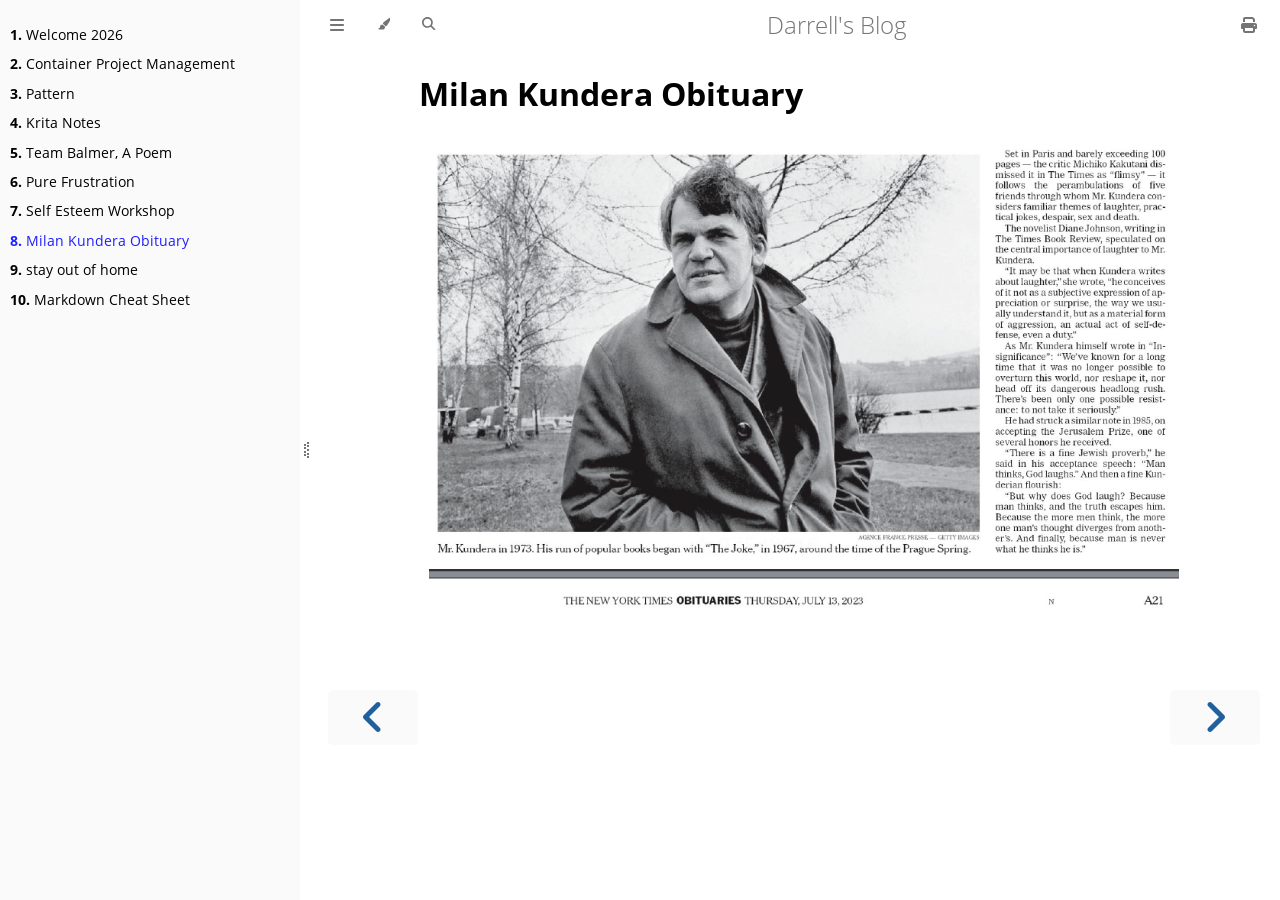
<file: book/kundera.html>
<!DOCTYPE HTML>
<html lang="en" class="light sidebar-visible" dir="ltr">
    <head>
        <!-- Book generated using mdBook -->
        <meta charset="UTF-8">
        <title>Milan Kundera Obituary - Darrell&#x27;s Blog</title>


        <!-- Custom HTML head -->

        <meta name="description" content="">
        <meta name="viewport" content="width=device-width, initial-scale=1">
        <meta name="theme-color" content="#ffffff">

        <link rel="icon" href="favicon-de23e50b.svg">
        <link rel="shortcut icon" href="favicon-8114d1fc.png">
        <link rel="stylesheet" href="css/variables-8adf115d.css">
        <link rel="stylesheet" href="css/general-2459343d.css">
        <link rel="stylesheet" href="css/chrome-ae938929.css">
        <link rel="stylesheet" href="css/print-9e4910d8.css" media="print">

        <!-- Fonts -->
        <link rel="stylesheet" href="fonts/fonts-9644e21d.css">

        <!-- Highlight.js Stylesheets -->
        <link rel="stylesheet" id="mdbook-highlight-css" href="highlight-493f70e1.css">
        <link rel="stylesheet" id="mdbook-tomorrow-night-css" href="tomorrow-night-4c0ae647.css">
        <link rel="stylesheet" id="mdbook-ayu-highlight-css" href="ayu-highlight-3fdfc3ac.css">

        <!-- Custom theme stylesheets -->
        <link rel="stylesheet" href="theme/custom-darrell-7d5d51ff.css">


        <!-- Provide site root and default themes to javascript -->
        <script>
            const path_to_root = "";
            const default_light_theme = "light";
            const default_dark_theme = "navy";
            window.path_to_searchindex_js = "searchindex-9680ce2c.js";
        </script>
        <!-- Start loading toc.js asap -->
        <script src="toc-858c5ebf.js"></script>
    </head>
    <body>
    <div id="mdbook-help-container">
        <div id="mdbook-help-popup">
            <h2 class="mdbook-help-title">Keyboard shortcuts</h2>
            <div>
                <p>Press <kbd>←</kbd> or <kbd>→</kbd> to navigate between chapters</p>
                <p>Press <kbd>S</kbd> or <kbd>/</kbd> to search in the book</p>
                <p>Press <kbd>?</kbd> to show this help</p>
                <p>Press <kbd>Esc</kbd> to hide this help</p>
            </div>
        </div>
    </div>
    <div id="mdbook-body-container">
        <!-- Work around some values being stored in localStorage wrapped in quotes -->
        <script>
            try {
                let theme = localStorage.getItem('mdbook-theme');
                let sidebar = localStorage.getItem('mdbook-sidebar');

                if (theme.startsWith('"') && theme.endsWith('"')) {
                    localStorage.setItem('mdbook-theme', theme.slice(1, theme.length - 1));
                }

                if (sidebar.startsWith('"') && sidebar.endsWith('"')) {
                    localStorage.setItem('mdbook-sidebar', sidebar.slice(1, sidebar.length - 1));
                }
            } catch (e) { }
        </script>

        <!-- Set the theme before any content is loaded, prevents flash -->
        <script>
            const default_theme = window.matchMedia("(prefers-color-scheme: dark)").matches ? default_dark_theme : default_light_theme;
            let theme;
            try { theme = localStorage.getItem('mdbook-theme'); } catch(e) { }
            if (theme === null || theme === undefined) { theme = default_theme; }
            const html = document.documentElement;
            html.classList.remove('light')
            html.classList.add(theme);
            html.classList.add("js");
        </script>

        <input type="checkbox" id="mdbook-sidebar-toggle-anchor" class="hidden">

        <!-- Hide / unhide sidebar before it is displayed -->
        <script>
            let sidebar = null;
            const sidebar_toggle = document.getElementById("mdbook-sidebar-toggle-anchor");
            if (document.body.clientWidth >= 1080) {
                try { sidebar = localStorage.getItem('mdbook-sidebar'); } catch(e) { }
                sidebar = sidebar || 'visible';
            } else {
                sidebar = 'hidden';
                sidebar_toggle.checked = false;
            }
            if (sidebar === 'visible') {
                sidebar_toggle.checked = true;
            } else {
                html.classList.remove('sidebar-visible');
            }
        </script>

        <nav id="mdbook-sidebar" class="sidebar" aria-label="Table of contents">
            <!-- populated by js -->
            <mdbook-sidebar-scrollbox class="sidebar-scrollbox"></mdbook-sidebar-scrollbox>
            <noscript>
                <iframe class="sidebar-iframe-outer" src="toc.html"></iframe>
            </noscript>
            <div id="mdbook-sidebar-resize-handle" class="sidebar-resize-handle">
                <div class="sidebar-resize-indicator"></div>
            </div>
        </nav>

        <div id="mdbook-page-wrapper" class="page-wrapper">

            <div class="page">
                <div id="mdbook-menu-bar-hover-placeholder"></div>
                <div id="mdbook-menu-bar" class="menu-bar sticky">
                    <div class="left-buttons">
                        <label id="mdbook-sidebar-toggle" class="icon-button" for="mdbook-sidebar-toggle-anchor" title="Toggle Table of Contents" aria-label="Toggle Table of Contents" aria-controls="mdbook-sidebar">
                            <span class=fa-svg><svg xmlns="http://www.w3.org/2000/svg" viewBox="0 0 448 512"><!--! Font Awesome Free 6.2.0 by @fontawesome - https://fontawesome.com License - https://fontawesome.com/license/free (Icons: CC BY 4.0, Fonts: SIL OFL 1.1, Code: MIT License) Copyright 2022 Fonticons, Inc. --><path d="M0 96C0 78.3 14.3 64 32 64H416c17.7 0 32 14.3 32 32s-14.3 32-32 32H32C14.3 128 0 113.7 0 96zM0 256c0-17.7 14.3-32 32-32H416c17.7 0 32 14.3 32 32s-14.3 32-32 32H32c-17.7 0-32-14.3-32-32zM448 416c0 17.7-14.3 32-32 32H32c-17.7 0-32-14.3-32-32s14.3-32 32-32H416c17.7 0 32 14.3 32 32z"/></svg></span>
                        </label>
                        <button id="mdbook-theme-toggle" class="icon-button" type="button" title="Change theme" aria-label="Change theme" aria-haspopup="true" aria-expanded="false" aria-controls="mdbook-theme-list">
                            <span class=fa-svg><svg xmlns="http://www.w3.org/2000/svg" viewBox="0 0 576 512"><!--! Font Awesome Free 6.2.0 by @fontawesome - https://fontawesome.com License - https://fontawesome.com/license/free (Icons: CC BY 4.0, Fonts: SIL OFL 1.1, Code: MIT License) Copyright 2022 Fonticons, Inc. --><path d="M371.3 367.1c27.3-3.9 51.9-19.4 67.2-42.9L600.2 74.1c12.6-19.5 9.4-45.3-7.6-61.2S549.7-4.4 531.1 9.6L294.4 187.2c-24 18-38.2 46.1-38.4 76.1L371.3 367.1zm-19.6 25.4l-116-104.4C175.9 290.3 128 339.6 128 400c0 3.9 .2 7.8 .6 11.6c1.8 17.5-10.2 36.4-27.8 36.4H96c-17.7 0-32 14.3-32 32s14.3 32 32 32H240c61.9 0 112-50.1 112-112c0-2.5-.1-5-.2-7.5z"/></svg></span>
                        </button>
                        <ul id="mdbook-theme-list" class="theme-popup" aria-label="Themes" role="menu">
                            <li role="none"><button role="menuitem" class="theme" id="mdbook-theme-default_theme">Auto</button></li>
                            <li role="none"><button role="menuitem" class="theme" id="mdbook-theme-light">Light</button></li>
                            <li role="none"><button role="menuitem" class="theme" id="mdbook-theme-rust">Rust</button></li>
                            <li role="none"><button role="menuitem" class="theme" id="mdbook-theme-coal">Coal</button></li>
                            <li role="none"><button role="menuitem" class="theme" id="mdbook-theme-navy">Navy</button></li>
                            <li role="none"><button role="menuitem" class="theme" id="mdbook-theme-ayu">Ayu</button></li>
                        </ul>
                        <button id="mdbook-search-toggle" class="icon-button" type="button" title="Search (`/`)" aria-label="Toggle Searchbar" aria-expanded="false" aria-keyshortcuts="/ s" aria-controls="mdbook-searchbar">
                            <span class=fa-svg><svg xmlns="http://www.w3.org/2000/svg" viewBox="0 0 512 512"><!--! Font Awesome Free 6.2.0 by @fontawesome - https://fontawesome.com License - https://fontawesome.com/license/free (Icons: CC BY 4.0, Fonts: SIL OFL 1.1, Code: MIT License) Copyright 2022 Fonticons, Inc. --><path d="M416 208c0 45.9-14.9 88.3-40 122.7L502.6 457.4c12.5 12.5 12.5 32.8 0 45.3s-32.8 12.5-45.3 0L330.7 376c-34.4 25.2-76.8 40-122.7 40C93.1 416 0 322.9 0 208S93.1 0 208 0S416 93.1 416 208zM208 352c79.5 0 144-64.5 144-144s-64.5-144-144-144S64 128.5 64 208s64.5 144 144 144z"/></svg></span>
                        </button>
                    </div>

                    <h1 class="menu-title">Darrell&#x27;s Blog</h1>

                    <div class="right-buttons">
                        <a href="print.html" title="Print this book" aria-label="Print this book">
                            <span class=fa-svg id="print-button"><svg xmlns="http://www.w3.org/2000/svg" viewBox="0 0 512 512"><!--! Font Awesome Free 6.2.0 by @fontawesome - https://fontawesome.com License - https://fontawesome.com/license/free (Icons: CC BY 4.0, Fonts: SIL OFL 1.1, Code: MIT License) Copyright 2022 Fonticons, Inc. --><path d="M128 0C92.7 0 64 28.7 64 64v96h64V64H354.7L384 93.3V160h64V93.3c0-17-6.7-33.3-18.7-45.3L400 18.7C388 6.7 371.7 0 354.7 0H128zM384 352v32 64H128V384 368 352H384zm64 32h32c17.7 0 32-14.3 32-32V256c0-35.3-28.7-64-64-64H64c-35.3 0-64 28.7-64 64v96c0 17.7 14.3 32 32 32H64v64c0 35.3 28.7 64 64 64H384c35.3 0 64-28.7 64-64V384zm-16-88c-13.3 0-24-10.7-24-24s10.7-24 24-24s24 10.7 24 24s-10.7 24-24 24z"/></svg></span>
                        </a>

                    </div>
                </div>

                <div id="mdbook-search-wrapper" class="hidden">
                    <form id="mdbook-searchbar-outer" class="searchbar-outer">
                        <div class="search-wrapper">
                            <input type="search" id="mdbook-searchbar" name="searchbar" placeholder="Search this book ..." aria-controls="mdbook-searchresults-outer" aria-describedby="searchresults-header">
                            <div class="spinner-wrapper">
                                <span class=fa-svg id="fa-spin"><svg xmlns="http://www.w3.org/2000/svg" viewBox="0 0 512 512"><!--! Font Awesome Free 6.2.0 by @fontawesome - https://fontawesome.com License - https://fontawesome.com/license/free (Icons: CC BY 4.0, Fonts: SIL OFL 1.1, Code: MIT License) Copyright 2022 Fonticons, Inc. --><path d="M304 48c0-26.5-21.5-48-48-48s-48 21.5-48 48s21.5 48 48 48s48-21.5 48-48zm0 416c0-26.5-21.5-48-48-48s-48 21.5-48 48s21.5 48 48 48s48-21.5 48-48zM48 304c26.5 0 48-21.5 48-48s-21.5-48-48-48s-48 21.5-48 48s21.5 48 48 48zm464-48c0-26.5-21.5-48-48-48s-48 21.5-48 48s21.5 48 48 48s48-21.5 48-48zM142.9 437c18.7-18.7 18.7-49.1 0-67.9s-49.1-18.7-67.9 0s-18.7 49.1 0 67.9s49.1 18.7 67.9 0zm0-294.2c18.7-18.7 18.7-49.1 0-67.9S93.7 56.2 75 75s-18.7 49.1 0 67.9s49.1 18.7 67.9 0zM369.1 437c18.7 18.7 49.1 18.7 67.9 0s18.7-49.1 0-67.9s-49.1-18.7-67.9 0s-18.7 49.1 0 67.9z"/></svg></span>
                            </div>
                        </div>
                    </form>
                    <div id="mdbook-searchresults-outer" class="searchresults-outer hidden">
                        <div id="mdbook-searchresults-header" class="searchresults-header"></div>
                        <ul id="mdbook-searchresults">
                        </ul>
                    </div>
                </div>

                <!-- Apply ARIA attributes after the sidebar and the sidebar toggle button are added to the DOM -->
                <script>
                    document.getElementById('mdbook-sidebar-toggle').setAttribute('aria-expanded', sidebar === 'visible');
                    document.getElementById('mdbook-sidebar').setAttribute('aria-hidden', sidebar !== 'visible');
                    Array.from(document.querySelectorAll('#mdbook-sidebar a')).forEach(function(link) {
                        link.setAttribute('tabIndex', sidebar === 'visible' ? 0 : -1);
                    });
                </script>

                <div id="mdbook-content" class="content">
                    <main>
                        <h1 id="milan-kundera-obituary"><a class="header" href="#milan-kundera-obituary">Milan Kundera Obituary</a></h1>
<p><img src="./media/kundera.png" alt="times obituary"></p>

                    </main>

                    <nav class="nav-wrapper" aria-label="Page navigation">
                        <!-- Mobile navigation buttons -->
                            <a rel="prev" href="self-esteem.html" class="mobile-nav-chapters previous" title="Previous chapter" aria-label="Previous chapter" aria-keyshortcuts="Left">
                                <span class=fa-svg><svg xmlns="http://www.w3.org/2000/svg" viewBox="0 0 320 512"><!--! Font Awesome Free 6.2.0 by @fontawesome - https://fontawesome.com License - https://fontawesome.com/license/free (Icons: CC BY 4.0, Fonts: SIL OFL 1.1, Code: MIT License) Copyright 2022 Fonticons, Inc. --><path d="M41.4 233.4c-12.5 12.5-12.5 32.8 0 45.3l160 160c12.5 12.5 32.8 12.5 45.3 0s12.5-32.8 0-45.3L109.3 256 246.6 118.6c12.5-12.5 12.5-32.8 0-45.3s-32.8-12.5-45.3 0l-160 160z"/></svg></span>
                            </a>

                            <a rel="next prefetch" href="home.html" class="mobile-nav-chapters next" title="Next chapter" aria-label="Next chapter" aria-keyshortcuts="Right">
                                <span class=fa-svg><svg xmlns="http://www.w3.org/2000/svg" viewBox="0 0 320 512"><!--! Font Awesome Free 6.2.0 by @fontawesome - https://fontawesome.com License - https://fontawesome.com/license/free (Icons: CC BY 4.0, Fonts: SIL OFL 1.1, Code: MIT License) Copyright 2022 Fonticons, Inc. --><path d="M278.6 233.4c12.5 12.5 12.5 32.8 0 45.3l-160 160c-12.5 12.5-32.8 12.5-45.3 0s-12.5-32.8 0-45.3L210.7 256 73.4 118.6c-12.5-12.5-12.5-32.8 0-45.3s32.8-12.5 45.3 0l160 160z"/></svg></span>
                            </a>

                        <div style="clear: both"></div>
                    </nav>
                </div>
            </div>

            <nav class="nav-wide-wrapper" aria-label="Page navigation">
                    <a rel="prev" href="self-esteem.html" class="nav-chapters previous" title="Previous chapter" aria-label="Previous chapter" aria-keyshortcuts="Left">
                        <span class=fa-svg><svg xmlns="http://www.w3.org/2000/svg" viewBox="0 0 320 512"><!--! Font Awesome Free 6.2.0 by @fontawesome - https://fontawesome.com License - https://fontawesome.com/license/free (Icons: CC BY 4.0, Fonts: SIL OFL 1.1, Code: MIT License) Copyright 2022 Fonticons, Inc. --><path d="M41.4 233.4c-12.5 12.5-12.5 32.8 0 45.3l160 160c12.5 12.5 32.8 12.5 45.3 0s12.5-32.8 0-45.3L109.3 256 246.6 118.6c12.5-12.5 12.5-32.8 0-45.3s-32.8-12.5-45.3 0l-160 160z"/></svg></span>
                    </a>

                    <a rel="next prefetch" href="home.html" class="nav-chapters next" title="Next chapter" aria-label="Next chapter" aria-keyshortcuts="Right">
                        <span class=fa-svg><svg xmlns="http://www.w3.org/2000/svg" viewBox="0 0 320 512"><!--! Font Awesome Free 6.2.0 by @fontawesome - https://fontawesome.com License - https://fontawesome.com/license/free (Icons: CC BY 4.0, Fonts: SIL OFL 1.1, Code: MIT License) Copyright 2022 Fonticons, Inc. --><path d="M278.6 233.4c12.5 12.5 12.5 32.8 0 45.3l-160 160c-12.5 12.5-32.8 12.5-45.3 0s-12.5-32.8 0-45.3L210.7 256 73.4 118.6c-12.5-12.5-12.5-32.8 0-45.3s32.8-12.5 45.3 0l160 160z"/></svg></span>
                    </a>
            </nav>

        </div>

        <template id=fa-eye><span class=fa-svg><svg xmlns="http://www.w3.org/2000/svg" viewBox="0 0 576 512"><!--! Font Awesome Free 6.2.0 by @fontawesome - https://fontawesome.com License - https://fontawesome.com/license/free (Icons: CC BY 4.0, Fonts: SIL OFL 1.1, Code: MIT License) Copyright 2022 Fonticons, Inc. --><path d="M288 32c-80.8 0-145.5 36.8-192.6 80.6C48.6 156 17.3 208 2.5 243.7c-3.3 7.9-3.3 16.7 0 24.6C17.3 304 48.6 356 95.4 399.4C142.5 443.2 207.2 480 288 480s145.5-36.8 192.6-80.6c46.8-43.5 78.1-95.4 93-131.1c3.3-7.9 3.3-16.7 0-24.6c-14.9-35.7-46.2-87.7-93-131.1C433.5 68.8 368.8 32 288 32zM432 256c0 79.5-64.5 144-144 144s-144-64.5-144-144s64.5-144 144-144s144 64.5 144 144zM288 192c0 35.3-28.7 64-64 64c-11.5 0-22.3-3-31.6-8.4c-.2 2.8-.4 5.5-.4 8.4c0 53 43 96 96 96s96-43 96-96s-43-96-96-96c-2.8 0-5.6 .1-8.4 .4c5.3 9.3 8.4 20.1 8.4 31.6z"/></svg></span></template>
        <template id=fa-eye-slash><span class=fa-svg><svg xmlns="http://www.w3.org/2000/svg" viewBox="0 0 640 512"><!--! Font Awesome Free 6.2.0 by @fontawesome - https://fontawesome.com License - https://fontawesome.com/license/free (Icons: CC BY 4.0, Fonts: SIL OFL 1.1, Code: MIT License) Copyright 2022 Fonticons, Inc. --><path d="M38.8 5.1C28.4-3.1 13.3-1.2 5.1 9.2S-1.2 34.7 9.2 42.9l592 464c10.4 8.2 25.5 6.3 33.7-4.1s6.3-25.5-4.1-33.7L525.6 386.7c39.6-40.6 66.4-86.1 79.9-118.4c3.3-7.9 3.3-16.7 0-24.6c-14.9-35.7-46.2-87.7-93-131.1C465.5 68.8 400.8 32 320 32c-68.2 0-125 26.3-169.3 60.8L38.8 5.1zM223.1 149.5C248.6 126.2 282.7 112 320 112c79.5 0 144 64.5 144 144c0 24.9-6.3 48.3-17.4 68.7L408 294.5c5.2-11.8 8-24.8 8-38.5c0-53-43-96-96-96c-2.8 0-5.6 .1-8.4 .4c5.3 9.3 8.4 20.1 8.4 31.6c0 10.2-2.4 19.8-6.6 28.3l-90.3-70.8zm223.1 298L373 389.9c-16.4 6.5-34.3 10.1-53 10.1c-79.5 0-144-64.5-144-144c0-6.9 .5-13.6 1.4-20.2L83.1 161.5C60.3 191.2 44 220.8 34.5 243.7c-3.3 7.9-3.3 16.7 0 24.6c14.9 35.7 46.2 87.7 93 131.1C174.5 443.2 239.2 480 320 480c47.8 0 89.9-12.9 126.2-32.5z"/></svg></span></template>
        <template id=fa-copy><span class=fa-svg><svg xmlns="http://www.w3.org/2000/svg" viewBox="0 0 512 512"><!--! Font Awesome Free 6.2.0 by @fontawesome - https://fontawesome.com License - https://fontawesome.com/license/free (Icons: CC BY 4.0, Fonts: SIL OFL 1.1, Code: MIT License) Copyright 2022 Fonticons, Inc. --><path d="M502.6 70.63l-61.25-61.25C435.4 3.371 427.2 0 418.7 0H255.1c-35.35 0-64 28.66-64 64l.0195 256C192 355.4 220.7 384 256 384h192c35.2 0 64-28.8 64-64V93.25C512 84.77 508.6 76.63 502.6 70.63zM464 320c0 8.836-7.164 16-16 16H255.1c-8.838 0-16-7.164-16-16L239.1 64.13c0-8.836 7.164-16 16-16h128L384 96c0 17.67 14.33 32 32 32h47.1V320zM272 448c0 8.836-7.164 16-16 16H63.1c-8.838 0-16-7.164-16-16L47.98 192.1c0-8.836 7.164-16 16-16H160V128H63.99c-35.35 0-64 28.65-64 64l.0098 256C.002 483.3 28.66 512 64 512h192c35.2 0 64-28.8 64-64v-32h-47.1L272 448z"/></svg></span></template>
        <template id=fa-play><span class=fa-svg><svg xmlns="http://www.w3.org/2000/svg" viewBox="0 0 384 512"><!--! Font Awesome Free 6.2.0 by @fontawesome - https://fontawesome.com License - https://fontawesome.com/license/free (Icons: CC BY 4.0, Fonts: SIL OFL 1.1, Code: MIT License) Copyright 2022 Fonticons, Inc. --><path d="M73 39c-14.8-9.1-33.4-9.4-48.5-.9S0 62.6 0 80V432c0 17.4 9.4 33.4 24.5 41.9s33.7 8.1 48.5-.9L361 297c14.3-8.7 23-24.2 23-41s-8.7-32.2-23-41L73 39z"/></svg></span></template>
        <template id=fa-clock-rotate-left><span class=fa-svg><svg xmlns="http://www.w3.org/2000/svg" viewBox="0 0 512 512"><!--! Font Awesome Free 6.2.0 by @fontawesome - https://fontawesome.com License - https://fontawesome.com/license/free (Icons: CC BY 4.0, Fonts: SIL OFL 1.1, Code: MIT License) Copyright 2022 Fonticons, Inc. --><path d="M75 75L41 41C25.9 25.9 0 36.6 0 57.9V168c0 13.3 10.7 24 24 24H134.1c21.4 0 32.1-25.9 17-41l-30.8-30.8C155 85.5 203 64 256 64c106 0 192 86 192 192s-86 192-192 192c-40.8 0-78.6-12.7-109.7-34.4c-14.5-10.1-34.4-6.6-44.6 7.9s-6.6 34.4 7.9 44.6C151.2 495 201.7 512 256 512c141.4 0 256-114.6 256-256S397.4 0 256 0C185.3 0 121.3 28.7 75 75zm181 53c-13.3 0-24 10.7-24 24V256c0 6.4 2.5 12.5 7 17l72 72c9.4 9.4 24.6 9.4 33.9 0s9.4-24.6 0-33.9l-65-65V152c0-13.3-10.7-24-24-24z"/></svg></span></template>



        <script>
            window.playground_copyable = true;
        </script>


        <script src="elasticlunr-ef4e11c1.min.js"></script>
        <script src="mark-09e88c2c.min.js"></script>
        <script src="searcher-c2a407aa.js"></script>

        <script src="clipboard-1626706a.min.js"></script>
        <script src="highlight-abc7f01d.js"></script>
        <script src="book-a0b12cfe.js"></script>

        <!-- Custom JS scripts -->



    </div>
    </body>
</html>
</file>
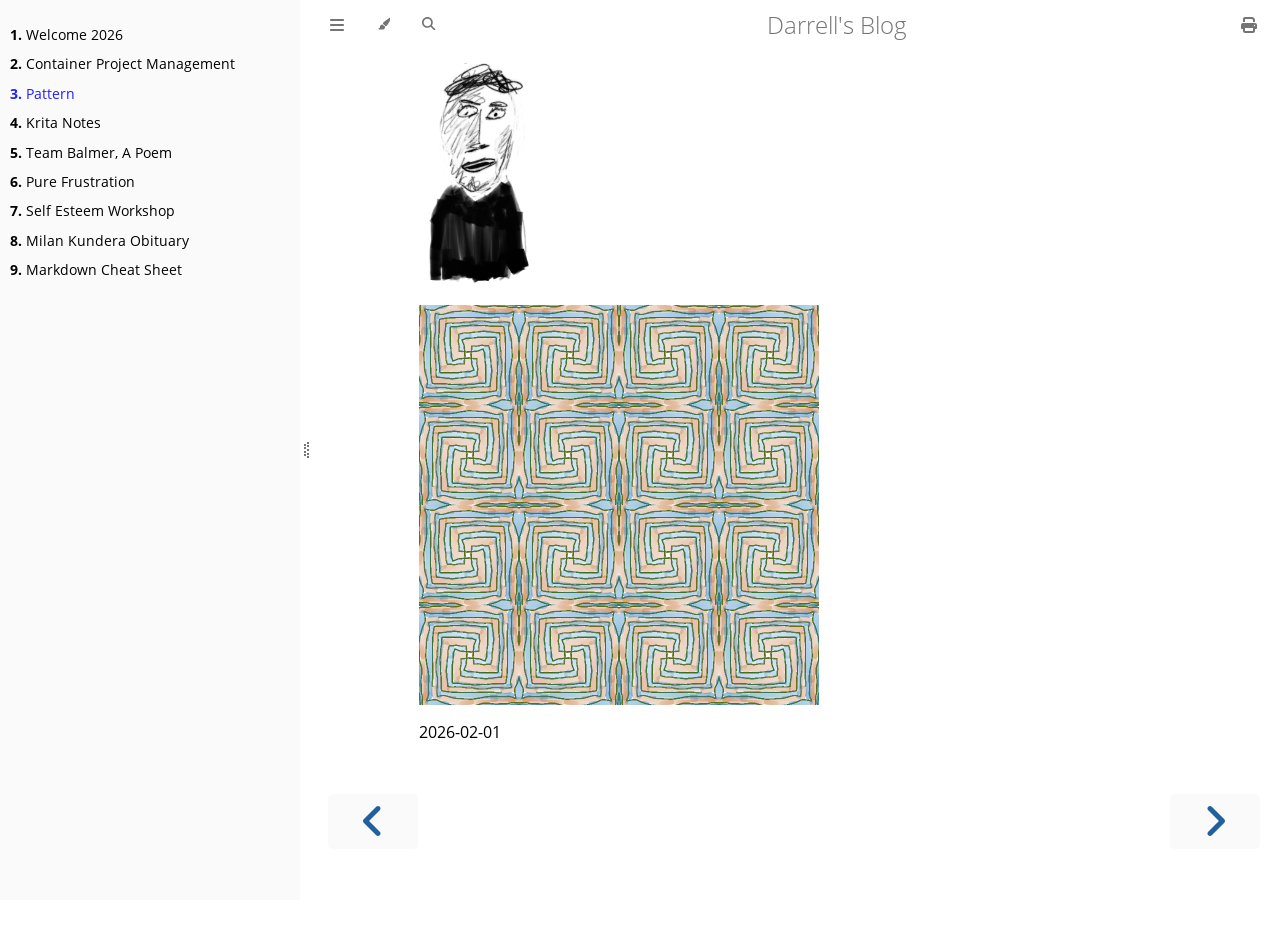
<file: book/pattern.html>
<!DOCTYPE HTML>
<html lang="en" class="light sidebar-visible" dir="ltr">
    <head>
        <!-- Book generated using mdBook -->
        <meta charset="UTF-8">
        <title>Pattern  - Darrell&#x27;s Blog</title>


        <!-- Custom HTML head -->

        <meta name="description" content="">
        <meta name="viewport" content="width=device-width, initial-scale=1">
        <meta name="theme-color" content="#ffffff">

        <link rel="icon" href="favicon-de23e50b.svg">
        <link rel="shortcut icon" href="favicon-8114d1fc.png">
        <link rel="stylesheet" href="css/variables-8adf115d.css">
        <link rel="stylesheet" href="css/general-2459343d.css">
        <link rel="stylesheet" href="css/chrome-ae938929.css">
        <link rel="stylesheet" href="css/print-9e4910d8.css" media="print">

        <!-- Fonts -->
        <link rel="stylesheet" href="fonts/fonts-9644e21d.css">

        <!-- Highlight.js Stylesheets -->
        <link rel="stylesheet" id="mdbook-highlight-css" href="highlight-493f70e1.css">
        <link rel="stylesheet" id="mdbook-tomorrow-night-css" href="tomorrow-night-4c0ae647.css">
        <link rel="stylesheet" id="mdbook-ayu-highlight-css" href="ayu-highlight-3fdfc3ac.css">

        <!-- Custom theme stylesheets -->
        <link rel="stylesheet" href="theme/custom-darrell-7d5d51ff.css">


        <!-- Provide site root and default themes to javascript -->
        <script>
            const path_to_root = "";
            const default_light_theme = "light";
            const default_dark_theme = "navy";
            window.path_to_searchindex_js = "searchindex-1b7eec53.js";
        </script>
        <!-- Start loading toc.js asap -->
        <script src="toc-f65c144d.js"></script>
    </head>
    <body>
    <div id="mdbook-help-container">
        <div id="mdbook-help-popup">
            <h2 class="mdbook-help-title">Keyboard shortcuts</h2>
            <div>
                <p>Press <kbd>←</kbd> or <kbd>→</kbd> to navigate between chapters</p>
                <p>Press <kbd>S</kbd> or <kbd>/</kbd> to search in the book</p>
                <p>Press <kbd>?</kbd> to show this help</p>
                <p>Press <kbd>Esc</kbd> to hide this help</p>
            </div>
        </div>
    </div>
    <div id="mdbook-body-container">
        <!-- Work around some values being stored in localStorage wrapped in quotes -->
        <script>
            try {
                let theme = localStorage.getItem('mdbook-theme');
                let sidebar = localStorage.getItem('mdbook-sidebar');

                if (theme.startsWith('"') && theme.endsWith('"')) {
                    localStorage.setItem('mdbook-theme', theme.slice(1, theme.length - 1));
                }

                if (sidebar.startsWith('"') && sidebar.endsWith('"')) {
                    localStorage.setItem('mdbook-sidebar', sidebar.slice(1, sidebar.length - 1));
                }
            } catch (e) { }
        </script>

        <!-- Set the theme before any content is loaded, prevents flash -->
        <script>
            const default_theme = window.matchMedia("(prefers-color-scheme: dark)").matches ? default_dark_theme : default_light_theme;
            let theme;
            try { theme = localStorage.getItem('mdbook-theme'); } catch(e) { }
            if (theme === null || theme === undefined) { theme = default_theme; }
            const html = document.documentElement;
            html.classList.remove('light')
            html.classList.add(theme);
            html.classList.add("js");
        </script>

        <input type="checkbox" id="mdbook-sidebar-toggle-anchor" class="hidden">

        <!-- Hide / unhide sidebar before it is displayed -->
        <script>
            let sidebar = null;
            const sidebar_toggle = document.getElementById("mdbook-sidebar-toggle-anchor");
            if (document.body.clientWidth >= 1080) {
                try { sidebar = localStorage.getItem('mdbook-sidebar'); } catch(e) { }
                sidebar = sidebar || 'visible';
            } else {
                sidebar = 'hidden';
                sidebar_toggle.checked = false;
            }
            if (sidebar === 'visible') {
                sidebar_toggle.checked = true;
            } else {
                html.classList.remove('sidebar-visible');
            }
        </script>

        <nav id="mdbook-sidebar" class="sidebar" aria-label="Table of contents">
            <!-- populated by js -->
            <mdbook-sidebar-scrollbox class="sidebar-scrollbox"></mdbook-sidebar-scrollbox>
            <noscript>
                <iframe class="sidebar-iframe-outer" src="toc.html"></iframe>
            </noscript>
            <div id="mdbook-sidebar-resize-handle" class="sidebar-resize-handle">
                <div class="sidebar-resize-indicator"></div>
            </div>
        </nav>

        <div id="mdbook-page-wrapper" class="page-wrapper">

            <div class="page">
                <div id="mdbook-menu-bar-hover-placeholder"></div>
                <div id="mdbook-menu-bar" class="menu-bar sticky">
                    <div class="left-buttons">
                        <label id="mdbook-sidebar-toggle" class="icon-button" for="mdbook-sidebar-toggle-anchor" title="Toggle Table of Contents" aria-label="Toggle Table of Contents" aria-controls="mdbook-sidebar">
                            <span class=fa-svg><svg xmlns="http://www.w3.org/2000/svg" viewBox="0 0 448 512"><!--! Font Awesome Free 6.2.0 by @fontawesome - https://fontawesome.com License - https://fontawesome.com/license/free (Icons: CC BY 4.0, Fonts: SIL OFL 1.1, Code: MIT License) Copyright 2022 Fonticons, Inc. --><path d="M0 96C0 78.3 14.3 64 32 64H416c17.7 0 32 14.3 32 32s-14.3 32-32 32H32C14.3 128 0 113.7 0 96zM0 256c0-17.7 14.3-32 32-32H416c17.7 0 32 14.3 32 32s-14.3 32-32 32H32c-17.7 0-32-14.3-32-32zM448 416c0 17.7-14.3 32-32 32H32c-17.7 0-32-14.3-32-32s14.3-32 32-32H416c17.7 0 32 14.3 32 32z"/></svg></span>
                        </label>
                        <button id="mdbook-theme-toggle" class="icon-button" type="button" title="Change theme" aria-label="Change theme" aria-haspopup="true" aria-expanded="false" aria-controls="mdbook-theme-list">
                            <span class=fa-svg><svg xmlns="http://www.w3.org/2000/svg" viewBox="0 0 576 512"><!--! Font Awesome Free 6.2.0 by @fontawesome - https://fontawesome.com License - https://fontawesome.com/license/free (Icons: CC BY 4.0, Fonts: SIL OFL 1.1, Code: MIT License) Copyright 2022 Fonticons, Inc. --><path d="M371.3 367.1c27.3-3.9 51.9-19.4 67.2-42.9L600.2 74.1c12.6-19.5 9.4-45.3-7.6-61.2S549.7-4.4 531.1 9.6L294.4 187.2c-24 18-38.2 46.1-38.4 76.1L371.3 367.1zm-19.6 25.4l-116-104.4C175.9 290.3 128 339.6 128 400c0 3.9 .2 7.8 .6 11.6c1.8 17.5-10.2 36.4-27.8 36.4H96c-17.7 0-32 14.3-32 32s14.3 32 32 32H240c61.9 0 112-50.1 112-112c0-2.5-.1-5-.2-7.5z"/></svg></span>
                        </button>
                        <ul id="mdbook-theme-list" class="theme-popup" aria-label="Themes" role="menu">
                            <li role="none"><button role="menuitem" class="theme" id="mdbook-theme-default_theme">Auto</button></li>
                            <li role="none"><button role="menuitem" class="theme" id="mdbook-theme-light">Light</button></li>
                            <li role="none"><button role="menuitem" class="theme" id="mdbook-theme-rust">Rust</button></li>
                            <li role="none"><button role="menuitem" class="theme" id="mdbook-theme-coal">Coal</button></li>
                            <li role="none"><button role="menuitem" class="theme" id="mdbook-theme-navy">Navy</button></li>
                            <li role="none"><button role="menuitem" class="theme" id="mdbook-theme-ayu">Ayu</button></li>
                        </ul>
                        <button id="mdbook-search-toggle" class="icon-button" type="button" title="Search (`/`)" aria-label="Toggle Searchbar" aria-expanded="false" aria-keyshortcuts="/ s" aria-controls="mdbook-searchbar">
                            <span class=fa-svg><svg xmlns="http://www.w3.org/2000/svg" viewBox="0 0 512 512"><!--! Font Awesome Free 6.2.0 by @fontawesome - https://fontawesome.com License - https://fontawesome.com/license/free (Icons: CC BY 4.0, Fonts: SIL OFL 1.1, Code: MIT License) Copyright 2022 Fonticons, Inc. --><path d="M416 208c0 45.9-14.9 88.3-40 122.7L502.6 457.4c12.5 12.5 12.5 32.8 0 45.3s-32.8 12.5-45.3 0L330.7 376c-34.4 25.2-76.8 40-122.7 40C93.1 416 0 322.9 0 208S93.1 0 208 0S416 93.1 416 208zM208 352c79.5 0 144-64.5 144-144s-64.5-144-144-144S64 128.5 64 208s64.5 144 144 144z"/></svg></span>
                        </button>
                    </div>

                    <h1 class="menu-title">Darrell&#x27;s Blog</h1>

                    <div class="right-buttons">
                        <a href="print.html" title="Print this book" aria-label="Print this book">
                            <span class=fa-svg id="print-button"><svg xmlns="http://www.w3.org/2000/svg" viewBox="0 0 512 512"><!--! Font Awesome Free 6.2.0 by @fontawesome - https://fontawesome.com License - https://fontawesome.com/license/free (Icons: CC BY 4.0, Fonts: SIL OFL 1.1, Code: MIT License) Copyright 2022 Fonticons, Inc. --><path d="M128 0C92.7 0 64 28.7 64 64v96h64V64H354.7L384 93.3V160h64V93.3c0-17-6.7-33.3-18.7-45.3L400 18.7C388 6.7 371.7 0 354.7 0H128zM384 352v32 64H128V384 368 352H384zm64 32h32c17.7 0 32-14.3 32-32V256c0-35.3-28.7-64-64-64H64c-35.3 0-64 28.7-64 64v96c0 17.7 14.3 32 32 32H64v64c0 35.3 28.7 64 64 64H384c35.3 0 64-28.7 64-64V384zm-16-88c-13.3 0-24-10.7-24-24s10.7-24 24-24s24 10.7 24 24s-10.7 24-24 24z"/></svg></span>
                        </a>

                    </div>
                </div>

                <div id="mdbook-search-wrapper" class="hidden">
                    <form id="mdbook-searchbar-outer" class="searchbar-outer">
                        <div class="search-wrapper">
                            <input type="search" id="mdbook-searchbar" name="searchbar" placeholder="Search this book ..." aria-controls="mdbook-searchresults-outer" aria-describedby="searchresults-header">
                            <div class="spinner-wrapper">
                                <span class=fa-svg id="fa-spin"><svg xmlns="http://www.w3.org/2000/svg" viewBox="0 0 512 512"><!--! Font Awesome Free 6.2.0 by @fontawesome - https://fontawesome.com License - https://fontawesome.com/license/free (Icons: CC BY 4.0, Fonts: SIL OFL 1.1, Code: MIT License) Copyright 2022 Fonticons, Inc. --><path d="M304 48c0-26.5-21.5-48-48-48s-48 21.5-48 48s21.5 48 48 48s48-21.5 48-48zm0 416c0-26.5-21.5-48-48-48s-48 21.5-48 48s21.5 48 48 48s48-21.5 48-48zM48 304c26.5 0 48-21.5 48-48s-21.5-48-48-48s-48 21.5-48 48s21.5 48 48 48zm464-48c0-26.5-21.5-48-48-48s-48 21.5-48 48s21.5 48 48 48s48-21.5 48-48zM142.9 437c18.7-18.7 18.7-49.1 0-67.9s-49.1-18.7-67.9 0s-18.7 49.1 0 67.9s49.1 18.7 67.9 0zm0-294.2c18.7-18.7 18.7-49.1 0-67.9S93.7 56.2 75 75s-18.7 49.1 0 67.9s49.1 18.7 67.9 0zM369.1 437c18.7 18.7 49.1 18.7 67.9 0s18.7-49.1 0-67.9s-49.1-18.7-67.9 0s-18.7 49.1 0 67.9z"/></svg></span>
                            </div>
                        </div>
                    </form>
                    <div id="mdbook-searchresults-outer" class="searchresults-outer hidden">
                        <div id="mdbook-searchresults-header" class="searchresults-header"></div>
                        <ul id="mdbook-searchresults">
                        </ul>
                    </div>
                </div>

                <!-- Apply ARIA attributes after the sidebar and the sidebar toggle button are added to the DOM -->
                <script>
                    document.getElementById('mdbook-sidebar-toggle').setAttribute('aria-expanded', sidebar === 'visible');
                    document.getElementById('mdbook-sidebar').setAttribute('aria-hidden', sidebar !== 'visible');
                    Array.from(document.querySelectorAll('#mdbook-sidebar a')).forEach(function(link) {
                        link.setAttribute('tabIndex', sidebar === 'visible' ? 0 : -1);
                    });
                </script>

                <div id="mdbook-content" class="content">
                    <main>
                        <img src="./media/07.png" style="width:100px" class="left " alt="wooop">
<div class="clear"></div>

<img src="./media/squarespiral.png" style="width:100px" class="pattern left" alt="pattern 0">
<img src="./media/squarespiral.png" style="width:100px" class="pattern left flip-horizontal">
<img src="./media/squarespiral.png" style="width:100px" class="pattern left" alt="pattern 0">
<img src="./media/squarespiral.png" style="width:100px" class="pattern left flip-horizontal">
<div class="clear"></div>

<img src="./media/squarespiral.png" style="width:100px" class="pattern left flip-horizontal">
<img src="./media/squarespiral.png" style="width:100px" class="pattern left" alt="pattern 0">
<img src="./media/squarespiral.png" style="width:100px" class="pattern left flip-horizontal">
<img src="./media/squarespiral.png" style="width:100px" class="pattern left" alt="pattern 0">
<div class="clear"></div>

<img src="./media/squarespiral.png" style="width:100px" class="pattern left" alt="pattern 0">
<img src="./media/squarespiral.png" style="width:100px" class="pattern left flip-horizontal">
<img src="./media/squarespiral.png" style="width:100px" class="pattern left" alt="pattern 0">
<img src="./media/squarespiral.png" style="width:100px" class="pattern left flip-horizontal">
<div class="clear"></div>

<img src="./media/squarespiral.png" style="width:100px" class="pattern left flip-horizontal">
<img src="./media/squarespiral.png" style="width:100px" class="pattern left" alt="pattern 0">
<img src="./media/squarespiral.png" style="width:100px" class="pattern left flip-horizontal">
<img src="./media/squarespiral.png" style="width:100px" class="pattern left" alt="pattern 0">
<div class="clear"></div>

<p>2026-02-01</p>

                    </main>

                    <nav class="nav-wrapper" aria-label="Page navigation">
                        <!-- Mobile navigation buttons -->
                            <a rel="prev" href="container-project.html" class="mobile-nav-chapters previous" title="Previous chapter" aria-label="Previous chapter" aria-keyshortcuts="Left">
                                <span class=fa-svg><svg xmlns="http://www.w3.org/2000/svg" viewBox="0 0 320 512"><!--! Font Awesome Free 6.2.0 by @fontawesome - https://fontawesome.com License - https://fontawesome.com/license/free (Icons: CC BY 4.0, Fonts: SIL OFL 1.1, Code: MIT License) Copyright 2022 Fonticons, Inc. --><path d="M41.4 233.4c-12.5 12.5-12.5 32.8 0 45.3l160 160c12.5 12.5 32.8 12.5 45.3 0s12.5-32.8 0-45.3L109.3 256 246.6 118.6c12.5-12.5 12.5-32.8 0-45.3s-32.8-12.5-45.3 0l-160 160z"/></svg></span>
                            </a>

                            <a rel="next prefetch" href="krita-notes.html" class="mobile-nav-chapters next" title="Next chapter" aria-label="Next chapter" aria-keyshortcuts="Right">
                                <span class=fa-svg><svg xmlns="http://www.w3.org/2000/svg" viewBox="0 0 320 512"><!--! Font Awesome Free 6.2.0 by @fontawesome - https://fontawesome.com License - https://fontawesome.com/license/free (Icons: CC BY 4.0, Fonts: SIL OFL 1.1, Code: MIT License) Copyright 2022 Fonticons, Inc. --><path d="M278.6 233.4c12.5 12.5 12.5 32.8 0 45.3l-160 160c-12.5 12.5-32.8 12.5-45.3 0s-12.5-32.8 0-45.3L210.7 256 73.4 118.6c-12.5-12.5-12.5-32.8 0-45.3s32.8-12.5 45.3 0l160 160z"/></svg></span>
                            </a>

                        <div style="clear: both"></div>
                    </nav>
                </div>
            </div>

            <nav class="nav-wide-wrapper" aria-label="Page navigation">
                    <a rel="prev" href="container-project.html" class="nav-chapters previous" title="Previous chapter" aria-label="Previous chapter" aria-keyshortcuts="Left">
                        <span class=fa-svg><svg xmlns="http://www.w3.org/2000/svg" viewBox="0 0 320 512"><!--! Font Awesome Free 6.2.0 by @fontawesome - https://fontawesome.com License - https://fontawesome.com/license/free (Icons: CC BY 4.0, Fonts: SIL OFL 1.1, Code: MIT License) Copyright 2022 Fonticons, Inc. --><path d="M41.4 233.4c-12.5 12.5-12.5 32.8 0 45.3l160 160c12.5 12.5 32.8 12.5 45.3 0s12.5-32.8 0-45.3L109.3 256 246.6 118.6c12.5-12.5 12.5-32.8 0-45.3s-32.8-12.5-45.3 0l-160 160z"/></svg></span>
                    </a>

                    <a rel="next prefetch" href="krita-notes.html" class="nav-chapters next" title="Next chapter" aria-label="Next chapter" aria-keyshortcuts="Right">
                        <span class=fa-svg><svg xmlns="http://www.w3.org/2000/svg" viewBox="0 0 320 512"><!--! Font Awesome Free 6.2.0 by @fontawesome - https://fontawesome.com License - https://fontawesome.com/license/free (Icons: CC BY 4.0, Fonts: SIL OFL 1.1, Code: MIT License) Copyright 2022 Fonticons, Inc. --><path d="M278.6 233.4c12.5 12.5 12.5 32.8 0 45.3l-160 160c-12.5 12.5-32.8 12.5-45.3 0s-12.5-32.8 0-45.3L210.7 256 73.4 118.6c-12.5-12.5-12.5-32.8 0-45.3s32.8-12.5 45.3 0l160 160z"/></svg></span>
                    </a>
            </nav>

        </div>

        <template id=fa-eye><span class=fa-svg><svg xmlns="http://www.w3.org/2000/svg" viewBox="0 0 576 512"><!--! Font Awesome Free 6.2.0 by @fontawesome - https://fontawesome.com License - https://fontawesome.com/license/free (Icons: CC BY 4.0, Fonts: SIL OFL 1.1, Code: MIT License) Copyright 2022 Fonticons, Inc. --><path d="M288 32c-80.8 0-145.5 36.8-192.6 80.6C48.6 156 17.3 208 2.5 243.7c-3.3 7.9-3.3 16.7 0 24.6C17.3 304 48.6 356 95.4 399.4C142.5 443.2 207.2 480 288 480s145.5-36.8 192.6-80.6c46.8-43.5 78.1-95.4 93-131.1c3.3-7.9 3.3-16.7 0-24.6c-14.9-35.7-46.2-87.7-93-131.1C433.5 68.8 368.8 32 288 32zM432 256c0 79.5-64.5 144-144 144s-144-64.5-144-144s64.5-144 144-144s144 64.5 144 144zM288 192c0 35.3-28.7 64-64 64c-11.5 0-22.3-3-31.6-8.4c-.2 2.8-.4 5.5-.4 8.4c0 53 43 96 96 96s96-43 96-96s-43-96-96-96c-2.8 0-5.6 .1-8.4 .4c5.3 9.3 8.4 20.1 8.4 31.6z"/></svg></span></template>
        <template id=fa-eye-slash><span class=fa-svg><svg xmlns="http://www.w3.org/2000/svg" viewBox="0 0 640 512"><!--! Font Awesome Free 6.2.0 by @fontawesome - https://fontawesome.com License - https://fontawesome.com/license/free (Icons: CC BY 4.0, Fonts: SIL OFL 1.1, Code: MIT License) Copyright 2022 Fonticons, Inc. --><path d="M38.8 5.1C28.4-3.1 13.3-1.2 5.1 9.2S-1.2 34.7 9.2 42.9l592 464c10.4 8.2 25.5 6.3 33.7-4.1s6.3-25.5-4.1-33.7L525.6 386.7c39.6-40.6 66.4-86.1 79.9-118.4c3.3-7.9 3.3-16.7 0-24.6c-14.9-35.7-46.2-87.7-93-131.1C465.5 68.8 400.8 32 320 32c-68.2 0-125 26.3-169.3 60.8L38.8 5.1zM223.1 149.5C248.6 126.2 282.7 112 320 112c79.5 0 144 64.5 144 144c0 24.9-6.3 48.3-17.4 68.7L408 294.5c5.2-11.8 8-24.8 8-38.5c0-53-43-96-96-96c-2.8 0-5.6 .1-8.4 .4c5.3 9.3 8.4 20.1 8.4 31.6c0 10.2-2.4 19.8-6.6 28.3l-90.3-70.8zm223.1 298L373 389.9c-16.4 6.5-34.3 10.1-53 10.1c-79.5 0-144-64.5-144-144c0-6.9 .5-13.6 1.4-20.2L83.1 161.5C60.3 191.2 44 220.8 34.5 243.7c-3.3 7.9-3.3 16.7 0 24.6c14.9 35.7 46.2 87.7 93 131.1C174.5 443.2 239.2 480 320 480c47.8 0 89.9-12.9 126.2-32.5z"/></svg></span></template>
        <template id=fa-copy><span class=fa-svg><svg xmlns="http://www.w3.org/2000/svg" viewBox="0 0 512 512"><!--! Font Awesome Free 6.2.0 by @fontawesome - https://fontawesome.com License - https://fontawesome.com/license/free (Icons: CC BY 4.0, Fonts: SIL OFL 1.1, Code: MIT License) Copyright 2022 Fonticons, Inc. --><path d="M502.6 70.63l-61.25-61.25C435.4 3.371 427.2 0 418.7 0H255.1c-35.35 0-64 28.66-64 64l.0195 256C192 355.4 220.7 384 256 384h192c35.2 0 64-28.8 64-64V93.25C512 84.77 508.6 76.63 502.6 70.63zM464 320c0 8.836-7.164 16-16 16H255.1c-8.838 0-16-7.164-16-16L239.1 64.13c0-8.836 7.164-16 16-16h128L384 96c0 17.67 14.33 32 32 32h47.1V320zM272 448c0 8.836-7.164 16-16 16H63.1c-8.838 0-16-7.164-16-16L47.98 192.1c0-8.836 7.164-16 16-16H160V128H63.99c-35.35 0-64 28.65-64 64l.0098 256C.002 483.3 28.66 512 64 512h192c35.2 0 64-28.8 64-64v-32h-47.1L272 448z"/></svg></span></template>
        <template id=fa-play><span class=fa-svg><svg xmlns="http://www.w3.org/2000/svg" viewBox="0 0 384 512"><!--! Font Awesome Free 6.2.0 by @fontawesome - https://fontawesome.com License - https://fontawesome.com/license/free (Icons: CC BY 4.0, Fonts: SIL OFL 1.1, Code: MIT License) Copyright 2022 Fonticons, Inc. --><path d="M73 39c-14.8-9.1-33.4-9.4-48.5-.9S0 62.6 0 80V432c0 17.4 9.4 33.4 24.5 41.9s33.7 8.1 48.5-.9L361 297c14.3-8.7 23-24.2 23-41s-8.7-32.2-23-41L73 39z"/></svg></span></template>
        <template id=fa-clock-rotate-left><span class=fa-svg><svg xmlns="http://www.w3.org/2000/svg" viewBox="0 0 512 512"><!--! Font Awesome Free 6.2.0 by @fontawesome - https://fontawesome.com License - https://fontawesome.com/license/free (Icons: CC BY 4.0, Fonts: SIL OFL 1.1, Code: MIT License) Copyright 2022 Fonticons, Inc. --><path d="M75 75L41 41C25.9 25.9 0 36.6 0 57.9V168c0 13.3 10.7 24 24 24H134.1c21.4 0 32.1-25.9 17-41l-30.8-30.8C155 85.5 203 64 256 64c106 0 192 86 192 192s-86 192-192 192c-40.8 0-78.6-12.7-109.7-34.4c-14.5-10.1-34.4-6.6-44.6 7.9s-6.6 34.4 7.9 44.6C151.2 495 201.7 512 256 512c141.4 0 256-114.6 256-256S397.4 0 256 0C185.3 0 121.3 28.7 75 75zm181 53c-13.3 0-24 10.7-24 24V256c0 6.4 2.5 12.5 7 17l72 72c9.4 9.4 24.6 9.4 33.9 0s9.4-24.6 0-33.9l-65-65V152c0-13.3-10.7-24-24-24z"/></svg></span></template>



        <script>
            window.playground_copyable = true;
        </script>


        <script src="elasticlunr-ef4e11c1.min.js"></script>
        <script src="mark-09e88c2c.min.js"></script>
        <script src="searcher-c2a407aa.js"></script>

        <script src="clipboard-1626706a.min.js"></script>
        <script src="highlight-abc7f01d.js"></script>
        <script src="book-a0b12cfe.js"></script>

        <!-- Custom JS scripts -->



    </div>
    </body>
</html>
</file>
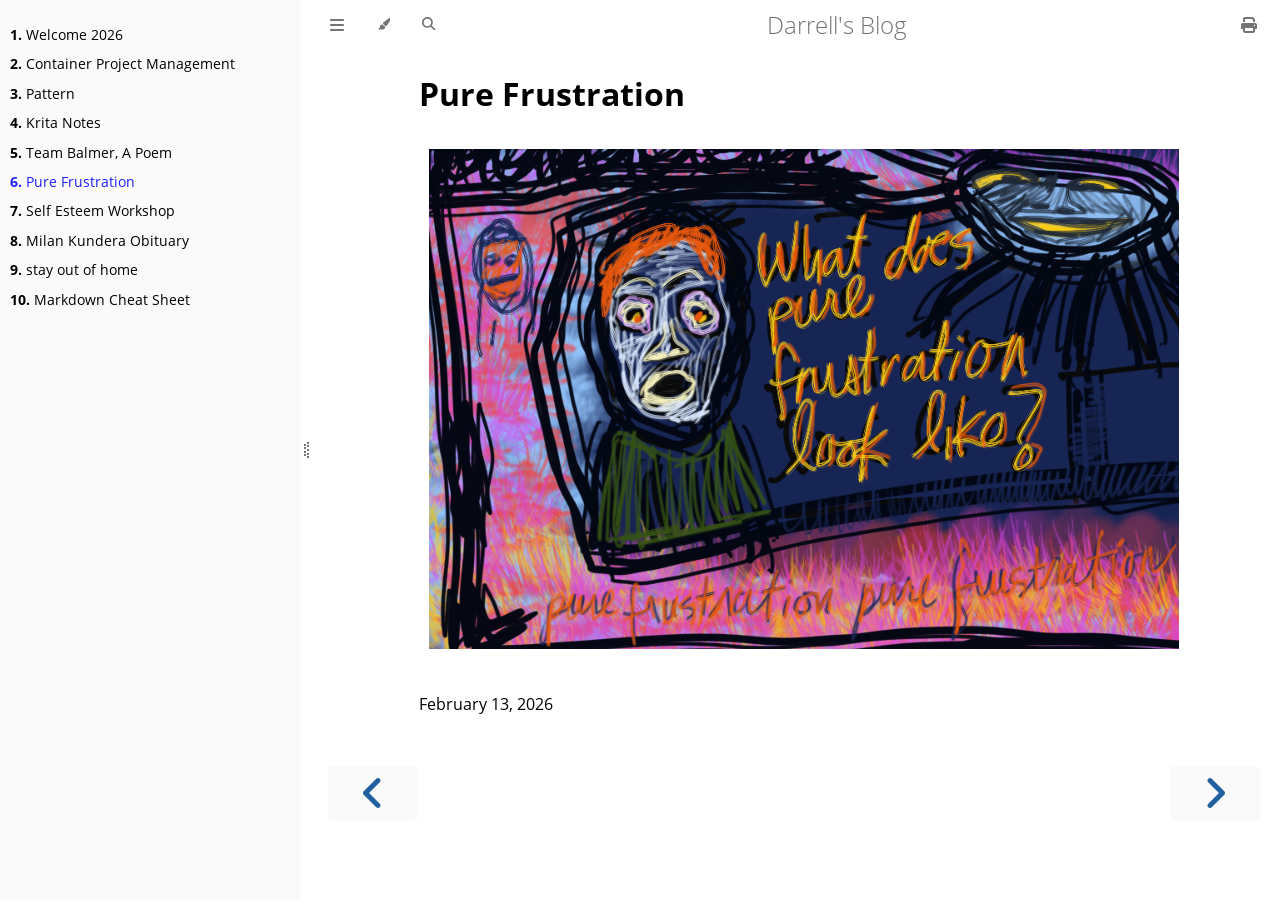
<file: book/purefrustration.html>
<!DOCTYPE HTML>
<html lang="en" class="light sidebar-visible" dir="ltr">
    <head>
        <!-- Book generated using mdBook -->
        <meta charset="UTF-8">
        <title>Pure Frustration - Darrell&#x27;s Blog</title>


        <!-- Custom HTML head -->

        <meta name="description" content="">
        <meta name="viewport" content="width=device-width, initial-scale=1">
        <meta name="theme-color" content="#ffffff">

        <link rel="icon" href="favicon-de23e50b.svg">
        <link rel="shortcut icon" href="favicon-8114d1fc.png">
        <link rel="stylesheet" href="css/variables-8adf115d.css">
        <link rel="stylesheet" href="css/general-2459343d.css">
        <link rel="stylesheet" href="css/chrome-ae938929.css">
        <link rel="stylesheet" href="css/print-9e4910d8.css" media="print">

        <!-- Fonts -->
        <link rel="stylesheet" href="fonts/fonts-9644e21d.css">

        <!-- Highlight.js Stylesheets -->
        <link rel="stylesheet" id="mdbook-highlight-css" href="highlight-493f70e1.css">
        <link rel="stylesheet" id="mdbook-tomorrow-night-css" href="tomorrow-night-4c0ae647.css">
        <link rel="stylesheet" id="mdbook-ayu-highlight-css" href="ayu-highlight-3fdfc3ac.css">

        <!-- Custom theme stylesheets -->
        <link rel="stylesheet" href="theme/custom-darrell-7d5d51ff.css">


        <!-- Provide site root and default themes to javascript -->
        <script>
            const path_to_root = "";
            const default_light_theme = "light";
            const default_dark_theme = "navy";
            window.path_to_searchindex_js = "searchindex-9680ce2c.js";
        </script>
        <!-- Start loading toc.js asap -->
        <script src="toc-858c5ebf.js"></script>
    </head>
    <body>
    <div id="mdbook-help-container">
        <div id="mdbook-help-popup">
            <h2 class="mdbook-help-title">Keyboard shortcuts</h2>
            <div>
                <p>Press <kbd>←</kbd> or <kbd>→</kbd> to navigate between chapters</p>
                <p>Press <kbd>S</kbd> or <kbd>/</kbd> to search in the book</p>
                <p>Press <kbd>?</kbd> to show this help</p>
                <p>Press <kbd>Esc</kbd> to hide this help</p>
            </div>
        </div>
    </div>
    <div id="mdbook-body-container">
        <!-- Work around some values being stored in localStorage wrapped in quotes -->
        <script>
            try {
                let theme = localStorage.getItem('mdbook-theme');
                let sidebar = localStorage.getItem('mdbook-sidebar');

                if (theme.startsWith('"') && theme.endsWith('"')) {
                    localStorage.setItem('mdbook-theme', theme.slice(1, theme.length - 1));
                }

                if (sidebar.startsWith('"') && sidebar.endsWith('"')) {
                    localStorage.setItem('mdbook-sidebar', sidebar.slice(1, sidebar.length - 1));
                }
            } catch (e) { }
        </script>

        <!-- Set the theme before any content is loaded, prevents flash -->
        <script>
            const default_theme = window.matchMedia("(prefers-color-scheme: dark)").matches ? default_dark_theme : default_light_theme;
            let theme;
            try { theme = localStorage.getItem('mdbook-theme'); } catch(e) { }
            if (theme === null || theme === undefined) { theme = default_theme; }
            const html = document.documentElement;
            html.classList.remove('light')
            html.classList.add(theme);
            html.classList.add("js");
        </script>

        <input type="checkbox" id="mdbook-sidebar-toggle-anchor" class="hidden">

        <!-- Hide / unhide sidebar before it is displayed -->
        <script>
            let sidebar = null;
            const sidebar_toggle = document.getElementById("mdbook-sidebar-toggle-anchor");
            if (document.body.clientWidth >= 1080) {
                try { sidebar = localStorage.getItem('mdbook-sidebar'); } catch(e) { }
                sidebar = sidebar || 'visible';
            } else {
                sidebar = 'hidden';
                sidebar_toggle.checked = false;
            }
            if (sidebar === 'visible') {
                sidebar_toggle.checked = true;
            } else {
                html.classList.remove('sidebar-visible');
            }
        </script>

        <nav id="mdbook-sidebar" class="sidebar" aria-label="Table of contents">
            <!-- populated by js -->
            <mdbook-sidebar-scrollbox class="sidebar-scrollbox"></mdbook-sidebar-scrollbox>
            <noscript>
                <iframe class="sidebar-iframe-outer" src="toc.html"></iframe>
            </noscript>
            <div id="mdbook-sidebar-resize-handle" class="sidebar-resize-handle">
                <div class="sidebar-resize-indicator"></div>
            </div>
        </nav>

        <div id="mdbook-page-wrapper" class="page-wrapper">

            <div class="page">
                <div id="mdbook-menu-bar-hover-placeholder"></div>
                <div id="mdbook-menu-bar" class="menu-bar sticky">
                    <div class="left-buttons">
                        <label id="mdbook-sidebar-toggle" class="icon-button" for="mdbook-sidebar-toggle-anchor" title="Toggle Table of Contents" aria-label="Toggle Table of Contents" aria-controls="mdbook-sidebar">
                            <span class=fa-svg><svg xmlns="http://www.w3.org/2000/svg" viewBox="0 0 448 512"><!--! Font Awesome Free 6.2.0 by @fontawesome - https://fontawesome.com License - https://fontawesome.com/license/free (Icons: CC BY 4.0, Fonts: SIL OFL 1.1, Code: MIT License) Copyright 2022 Fonticons, Inc. --><path d="M0 96C0 78.3 14.3 64 32 64H416c17.7 0 32 14.3 32 32s-14.3 32-32 32H32C14.3 128 0 113.7 0 96zM0 256c0-17.7 14.3-32 32-32H416c17.7 0 32 14.3 32 32s-14.3 32-32 32H32c-17.7 0-32-14.3-32-32zM448 416c0 17.7-14.3 32-32 32H32c-17.7 0-32-14.3-32-32s14.3-32 32-32H416c17.7 0 32 14.3 32 32z"/></svg></span>
                        </label>
                        <button id="mdbook-theme-toggle" class="icon-button" type="button" title="Change theme" aria-label="Change theme" aria-haspopup="true" aria-expanded="false" aria-controls="mdbook-theme-list">
                            <span class=fa-svg><svg xmlns="http://www.w3.org/2000/svg" viewBox="0 0 576 512"><!--! Font Awesome Free 6.2.0 by @fontawesome - https://fontawesome.com License - https://fontawesome.com/license/free (Icons: CC BY 4.0, Fonts: SIL OFL 1.1, Code: MIT License) Copyright 2022 Fonticons, Inc. --><path d="M371.3 367.1c27.3-3.9 51.9-19.4 67.2-42.9L600.2 74.1c12.6-19.5 9.4-45.3-7.6-61.2S549.7-4.4 531.1 9.6L294.4 187.2c-24 18-38.2 46.1-38.4 76.1L371.3 367.1zm-19.6 25.4l-116-104.4C175.9 290.3 128 339.6 128 400c0 3.9 .2 7.8 .6 11.6c1.8 17.5-10.2 36.4-27.8 36.4H96c-17.7 0-32 14.3-32 32s14.3 32 32 32H240c61.9 0 112-50.1 112-112c0-2.5-.1-5-.2-7.5z"/></svg></span>
                        </button>
                        <ul id="mdbook-theme-list" class="theme-popup" aria-label="Themes" role="menu">
                            <li role="none"><button role="menuitem" class="theme" id="mdbook-theme-default_theme">Auto</button></li>
                            <li role="none"><button role="menuitem" class="theme" id="mdbook-theme-light">Light</button></li>
                            <li role="none"><button role="menuitem" class="theme" id="mdbook-theme-rust">Rust</button></li>
                            <li role="none"><button role="menuitem" class="theme" id="mdbook-theme-coal">Coal</button></li>
                            <li role="none"><button role="menuitem" class="theme" id="mdbook-theme-navy">Navy</button></li>
                            <li role="none"><button role="menuitem" class="theme" id="mdbook-theme-ayu">Ayu</button></li>
                        </ul>
                        <button id="mdbook-search-toggle" class="icon-button" type="button" title="Search (`/`)" aria-label="Toggle Searchbar" aria-expanded="false" aria-keyshortcuts="/ s" aria-controls="mdbook-searchbar">
                            <span class=fa-svg><svg xmlns="http://www.w3.org/2000/svg" viewBox="0 0 512 512"><!--! Font Awesome Free 6.2.0 by @fontawesome - https://fontawesome.com License - https://fontawesome.com/license/free (Icons: CC BY 4.0, Fonts: SIL OFL 1.1, Code: MIT License) Copyright 2022 Fonticons, Inc. --><path d="M416 208c0 45.9-14.9 88.3-40 122.7L502.6 457.4c12.5 12.5 12.5 32.8 0 45.3s-32.8 12.5-45.3 0L330.7 376c-34.4 25.2-76.8 40-122.7 40C93.1 416 0 322.9 0 208S93.1 0 208 0S416 93.1 416 208zM208 352c79.5 0 144-64.5 144-144s-64.5-144-144-144S64 128.5 64 208s64.5 144 144 144z"/></svg></span>
                        </button>
                    </div>

                    <h1 class="menu-title">Darrell&#x27;s Blog</h1>

                    <div class="right-buttons">
                        <a href="print.html" title="Print this book" aria-label="Print this book">
                            <span class=fa-svg id="print-button"><svg xmlns="http://www.w3.org/2000/svg" viewBox="0 0 512 512"><!--! Font Awesome Free 6.2.0 by @fontawesome - https://fontawesome.com License - https://fontawesome.com/license/free (Icons: CC BY 4.0, Fonts: SIL OFL 1.1, Code: MIT License) Copyright 2022 Fonticons, Inc. --><path d="M128 0C92.7 0 64 28.7 64 64v96h64V64H354.7L384 93.3V160h64V93.3c0-17-6.7-33.3-18.7-45.3L400 18.7C388 6.7 371.7 0 354.7 0H128zM384 352v32 64H128V384 368 352H384zm64 32h32c17.7 0 32-14.3 32-32V256c0-35.3-28.7-64-64-64H64c-35.3 0-64 28.7-64 64v96c0 17.7 14.3 32 32 32H64v64c0 35.3 28.7 64 64 64H384c35.3 0 64-28.7 64-64V384zm-16-88c-13.3 0-24-10.7-24-24s10.7-24 24-24s24 10.7 24 24s-10.7 24-24 24z"/></svg></span>
                        </a>

                    </div>
                </div>

                <div id="mdbook-search-wrapper" class="hidden">
                    <form id="mdbook-searchbar-outer" class="searchbar-outer">
                        <div class="search-wrapper">
                            <input type="search" id="mdbook-searchbar" name="searchbar" placeholder="Search this book ..." aria-controls="mdbook-searchresults-outer" aria-describedby="searchresults-header">
                            <div class="spinner-wrapper">
                                <span class=fa-svg id="fa-spin"><svg xmlns="http://www.w3.org/2000/svg" viewBox="0 0 512 512"><!--! Font Awesome Free 6.2.0 by @fontawesome - https://fontawesome.com License - https://fontawesome.com/license/free (Icons: CC BY 4.0, Fonts: SIL OFL 1.1, Code: MIT License) Copyright 2022 Fonticons, Inc. --><path d="M304 48c0-26.5-21.5-48-48-48s-48 21.5-48 48s21.5 48 48 48s48-21.5 48-48zm0 416c0-26.5-21.5-48-48-48s-48 21.5-48 48s21.5 48 48 48s48-21.5 48-48zM48 304c26.5 0 48-21.5 48-48s-21.5-48-48-48s-48 21.5-48 48s21.5 48 48 48zm464-48c0-26.5-21.5-48-48-48s-48 21.5-48 48s21.5 48 48 48s48-21.5 48-48zM142.9 437c18.7-18.7 18.7-49.1 0-67.9s-49.1-18.7-67.9 0s-18.7 49.1 0 67.9s49.1 18.7 67.9 0zm0-294.2c18.7-18.7 18.7-49.1 0-67.9S93.7 56.2 75 75s-18.7 49.1 0 67.9s49.1 18.7 67.9 0zM369.1 437c18.7 18.7 49.1 18.7 67.9 0s18.7-49.1 0-67.9s-49.1-18.7-67.9 0s-18.7 49.1 0 67.9z"/></svg></span>
                            </div>
                        </div>
                    </form>
                    <div id="mdbook-searchresults-outer" class="searchresults-outer hidden">
                        <div id="mdbook-searchresults-header" class="searchresults-header"></div>
                        <ul id="mdbook-searchresults">
                        </ul>
                    </div>
                </div>

                <!-- Apply ARIA attributes after the sidebar and the sidebar toggle button are added to the DOM -->
                <script>
                    document.getElementById('mdbook-sidebar-toggle').setAttribute('aria-expanded', sidebar === 'visible');
                    document.getElementById('mdbook-sidebar').setAttribute('aria-hidden', sidebar !== 'visible');
                    Array.from(document.querySelectorAll('#mdbook-sidebar a')).forEach(function(link) {
                        link.setAttribute('tabIndex', sidebar === 'visible' ? 0 : -1);
                    });
                </script>

                <div id="mdbook-content" class="content">
                    <main>
                        <h1 id="pure-frustration"><a class="header" href="#pure-frustration">Pure Frustration</a></h1>
<p><img src="./media/purefrustration.png" alt="pure frustration"></p>
<p>February 13, 2026</p>

                    </main>

                    <nav class="nav-wrapper" aria-label="Page navigation">
                        <!-- Mobile navigation buttons -->
                            <a rel="prev" href="team-balmer.html" class="mobile-nav-chapters previous" title="Previous chapter" aria-label="Previous chapter" aria-keyshortcuts="Left">
                                <span class=fa-svg><svg xmlns="http://www.w3.org/2000/svg" viewBox="0 0 320 512"><!--! Font Awesome Free 6.2.0 by @fontawesome - https://fontawesome.com License - https://fontawesome.com/license/free (Icons: CC BY 4.0, Fonts: SIL OFL 1.1, Code: MIT License) Copyright 2022 Fonticons, Inc. --><path d="M41.4 233.4c-12.5 12.5-12.5 32.8 0 45.3l160 160c12.5 12.5 32.8 12.5 45.3 0s12.5-32.8 0-45.3L109.3 256 246.6 118.6c12.5-12.5 12.5-32.8 0-45.3s-32.8-12.5-45.3 0l-160 160z"/></svg></span>
                            </a>

                            <a rel="next prefetch" href="self-esteem.html" class="mobile-nav-chapters next" title="Next chapter" aria-label="Next chapter" aria-keyshortcuts="Right">
                                <span class=fa-svg><svg xmlns="http://www.w3.org/2000/svg" viewBox="0 0 320 512"><!--! Font Awesome Free 6.2.0 by @fontawesome - https://fontawesome.com License - https://fontawesome.com/license/free (Icons: CC BY 4.0, Fonts: SIL OFL 1.1, Code: MIT License) Copyright 2022 Fonticons, Inc. --><path d="M278.6 233.4c12.5 12.5 12.5 32.8 0 45.3l-160 160c-12.5 12.5-32.8 12.5-45.3 0s-12.5-32.8 0-45.3L210.7 256 73.4 118.6c-12.5-12.5-12.5-32.8 0-45.3s32.8-12.5 45.3 0l160 160z"/></svg></span>
                            </a>

                        <div style="clear: both"></div>
                    </nav>
                </div>
            </div>

            <nav class="nav-wide-wrapper" aria-label="Page navigation">
                    <a rel="prev" href="team-balmer.html" class="nav-chapters previous" title="Previous chapter" aria-label="Previous chapter" aria-keyshortcuts="Left">
                        <span class=fa-svg><svg xmlns="http://www.w3.org/2000/svg" viewBox="0 0 320 512"><!--! Font Awesome Free 6.2.0 by @fontawesome - https://fontawesome.com License - https://fontawesome.com/license/free (Icons: CC BY 4.0, Fonts: SIL OFL 1.1, Code: MIT License) Copyright 2022 Fonticons, Inc. --><path d="M41.4 233.4c-12.5 12.5-12.5 32.8 0 45.3l160 160c12.5 12.5 32.8 12.5 45.3 0s12.5-32.8 0-45.3L109.3 256 246.6 118.6c12.5-12.5 12.5-32.8 0-45.3s-32.8-12.5-45.3 0l-160 160z"/></svg></span>
                    </a>

                    <a rel="next prefetch" href="self-esteem.html" class="nav-chapters next" title="Next chapter" aria-label="Next chapter" aria-keyshortcuts="Right">
                        <span class=fa-svg><svg xmlns="http://www.w3.org/2000/svg" viewBox="0 0 320 512"><!--! Font Awesome Free 6.2.0 by @fontawesome - https://fontawesome.com License - https://fontawesome.com/license/free (Icons: CC BY 4.0, Fonts: SIL OFL 1.1, Code: MIT License) Copyright 2022 Fonticons, Inc. --><path d="M278.6 233.4c12.5 12.5 12.5 32.8 0 45.3l-160 160c-12.5 12.5-32.8 12.5-45.3 0s-12.5-32.8 0-45.3L210.7 256 73.4 118.6c-12.5-12.5-12.5-32.8 0-45.3s32.8-12.5 45.3 0l160 160z"/></svg></span>
                    </a>
            </nav>

        </div>

        <template id=fa-eye><span class=fa-svg><svg xmlns="http://www.w3.org/2000/svg" viewBox="0 0 576 512"><!--! Font Awesome Free 6.2.0 by @fontawesome - https://fontawesome.com License - https://fontawesome.com/license/free (Icons: CC BY 4.0, Fonts: SIL OFL 1.1, Code: MIT License) Copyright 2022 Fonticons, Inc. --><path d="M288 32c-80.8 0-145.5 36.8-192.6 80.6C48.6 156 17.3 208 2.5 243.7c-3.3 7.9-3.3 16.7 0 24.6C17.3 304 48.6 356 95.4 399.4C142.5 443.2 207.2 480 288 480s145.5-36.8 192.6-80.6c46.8-43.5 78.1-95.4 93-131.1c3.3-7.9 3.3-16.7 0-24.6c-14.9-35.7-46.2-87.7-93-131.1C433.5 68.8 368.8 32 288 32zM432 256c0 79.5-64.5 144-144 144s-144-64.5-144-144s64.5-144 144-144s144 64.5 144 144zM288 192c0 35.3-28.7 64-64 64c-11.5 0-22.3-3-31.6-8.4c-.2 2.8-.4 5.5-.4 8.4c0 53 43 96 96 96s96-43 96-96s-43-96-96-96c-2.8 0-5.6 .1-8.4 .4c5.3 9.3 8.4 20.1 8.4 31.6z"/></svg></span></template>
        <template id=fa-eye-slash><span class=fa-svg><svg xmlns="http://www.w3.org/2000/svg" viewBox="0 0 640 512"><!--! Font Awesome Free 6.2.0 by @fontawesome - https://fontawesome.com License - https://fontawesome.com/license/free (Icons: CC BY 4.0, Fonts: SIL OFL 1.1, Code: MIT License) Copyright 2022 Fonticons, Inc. --><path d="M38.8 5.1C28.4-3.1 13.3-1.2 5.1 9.2S-1.2 34.7 9.2 42.9l592 464c10.4 8.2 25.5 6.3 33.7-4.1s6.3-25.5-4.1-33.7L525.6 386.7c39.6-40.6 66.4-86.1 79.9-118.4c3.3-7.9 3.3-16.7 0-24.6c-14.9-35.7-46.2-87.7-93-131.1C465.5 68.8 400.8 32 320 32c-68.2 0-125 26.3-169.3 60.8L38.8 5.1zM223.1 149.5C248.6 126.2 282.7 112 320 112c79.5 0 144 64.5 144 144c0 24.9-6.3 48.3-17.4 68.7L408 294.5c5.2-11.8 8-24.8 8-38.5c0-53-43-96-96-96c-2.8 0-5.6 .1-8.4 .4c5.3 9.3 8.4 20.1 8.4 31.6c0 10.2-2.4 19.8-6.6 28.3l-90.3-70.8zm223.1 298L373 389.9c-16.4 6.5-34.3 10.1-53 10.1c-79.5 0-144-64.5-144-144c0-6.9 .5-13.6 1.4-20.2L83.1 161.5C60.3 191.2 44 220.8 34.5 243.7c-3.3 7.9-3.3 16.7 0 24.6c14.9 35.7 46.2 87.7 93 131.1C174.5 443.2 239.2 480 320 480c47.8 0 89.9-12.9 126.2-32.5z"/></svg></span></template>
        <template id=fa-copy><span class=fa-svg><svg xmlns="http://www.w3.org/2000/svg" viewBox="0 0 512 512"><!--! Font Awesome Free 6.2.0 by @fontawesome - https://fontawesome.com License - https://fontawesome.com/license/free (Icons: CC BY 4.0, Fonts: SIL OFL 1.1, Code: MIT License) Copyright 2022 Fonticons, Inc. --><path d="M502.6 70.63l-61.25-61.25C435.4 3.371 427.2 0 418.7 0H255.1c-35.35 0-64 28.66-64 64l.0195 256C192 355.4 220.7 384 256 384h192c35.2 0 64-28.8 64-64V93.25C512 84.77 508.6 76.63 502.6 70.63zM464 320c0 8.836-7.164 16-16 16H255.1c-8.838 0-16-7.164-16-16L239.1 64.13c0-8.836 7.164-16 16-16h128L384 96c0 17.67 14.33 32 32 32h47.1V320zM272 448c0 8.836-7.164 16-16 16H63.1c-8.838 0-16-7.164-16-16L47.98 192.1c0-8.836 7.164-16 16-16H160V128H63.99c-35.35 0-64 28.65-64 64l.0098 256C.002 483.3 28.66 512 64 512h192c35.2 0 64-28.8 64-64v-32h-47.1L272 448z"/></svg></span></template>
        <template id=fa-play><span class=fa-svg><svg xmlns="http://www.w3.org/2000/svg" viewBox="0 0 384 512"><!--! Font Awesome Free 6.2.0 by @fontawesome - https://fontawesome.com License - https://fontawesome.com/license/free (Icons: CC BY 4.0, Fonts: SIL OFL 1.1, Code: MIT License) Copyright 2022 Fonticons, Inc. --><path d="M73 39c-14.8-9.1-33.4-9.4-48.5-.9S0 62.6 0 80V432c0 17.4 9.4 33.4 24.5 41.9s33.7 8.1 48.5-.9L361 297c14.3-8.7 23-24.2 23-41s-8.7-32.2-23-41L73 39z"/></svg></span></template>
        <template id=fa-clock-rotate-left><span class=fa-svg><svg xmlns="http://www.w3.org/2000/svg" viewBox="0 0 512 512"><!--! Font Awesome Free 6.2.0 by @fontawesome - https://fontawesome.com License - https://fontawesome.com/license/free (Icons: CC BY 4.0, Fonts: SIL OFL 1.1, Code: MIT License) Copyright 2022 Fonticons, Inc. --><path d="M75 75L41 41C25.9 25.9 0 36.6 0 57.9V168c0 13.3 10.7 24 24 24H134.1c21.4 0 32.1-25.9 17-41l-30.8-30.8C155 85.5 203 64 256 64c106 0 192 86 192 192s-86 192-192 192c-40.8 0-78.6-12.7-109.7-34.4c-14.5-10.1-34.4-6.6-44.6 7.9s-6.6 34.4 7.9 44.6C151.2 495 201.7 512 256 512c141.4 0 256-114.6 256-256S397.4 0 256 0C185.3 0 121.3 28.7 75 75zm181 53c-13.3 0-24 10.7-24 24V256c0 6.4 2.5 12.5 7 17l72 72c9.4 9.4 24.6 9.4 33.9 0s9.4-24.6 0-33.9l-65-65V152c0-13.3-10.7-24-24-24z"/></svg></span></template>



        <script>
            window.playground_copyable = true;
        </script>


        <script src="elasticlunr-ef4e11c1.min.js"></script>
        <script src="mark-09e88c2c.min.js"></script>
        <script src="searcher-c2a407aa.js"></script>

        <script src="clipboard-1626706a.min.js"></script>
        <script src="highlight-abc7f01d.js"></script>
        <script src="book-a0b12cfe.js"></script>

        <!-- Custom JS scripts -->



    </div>
    </body>
</html>
</file>
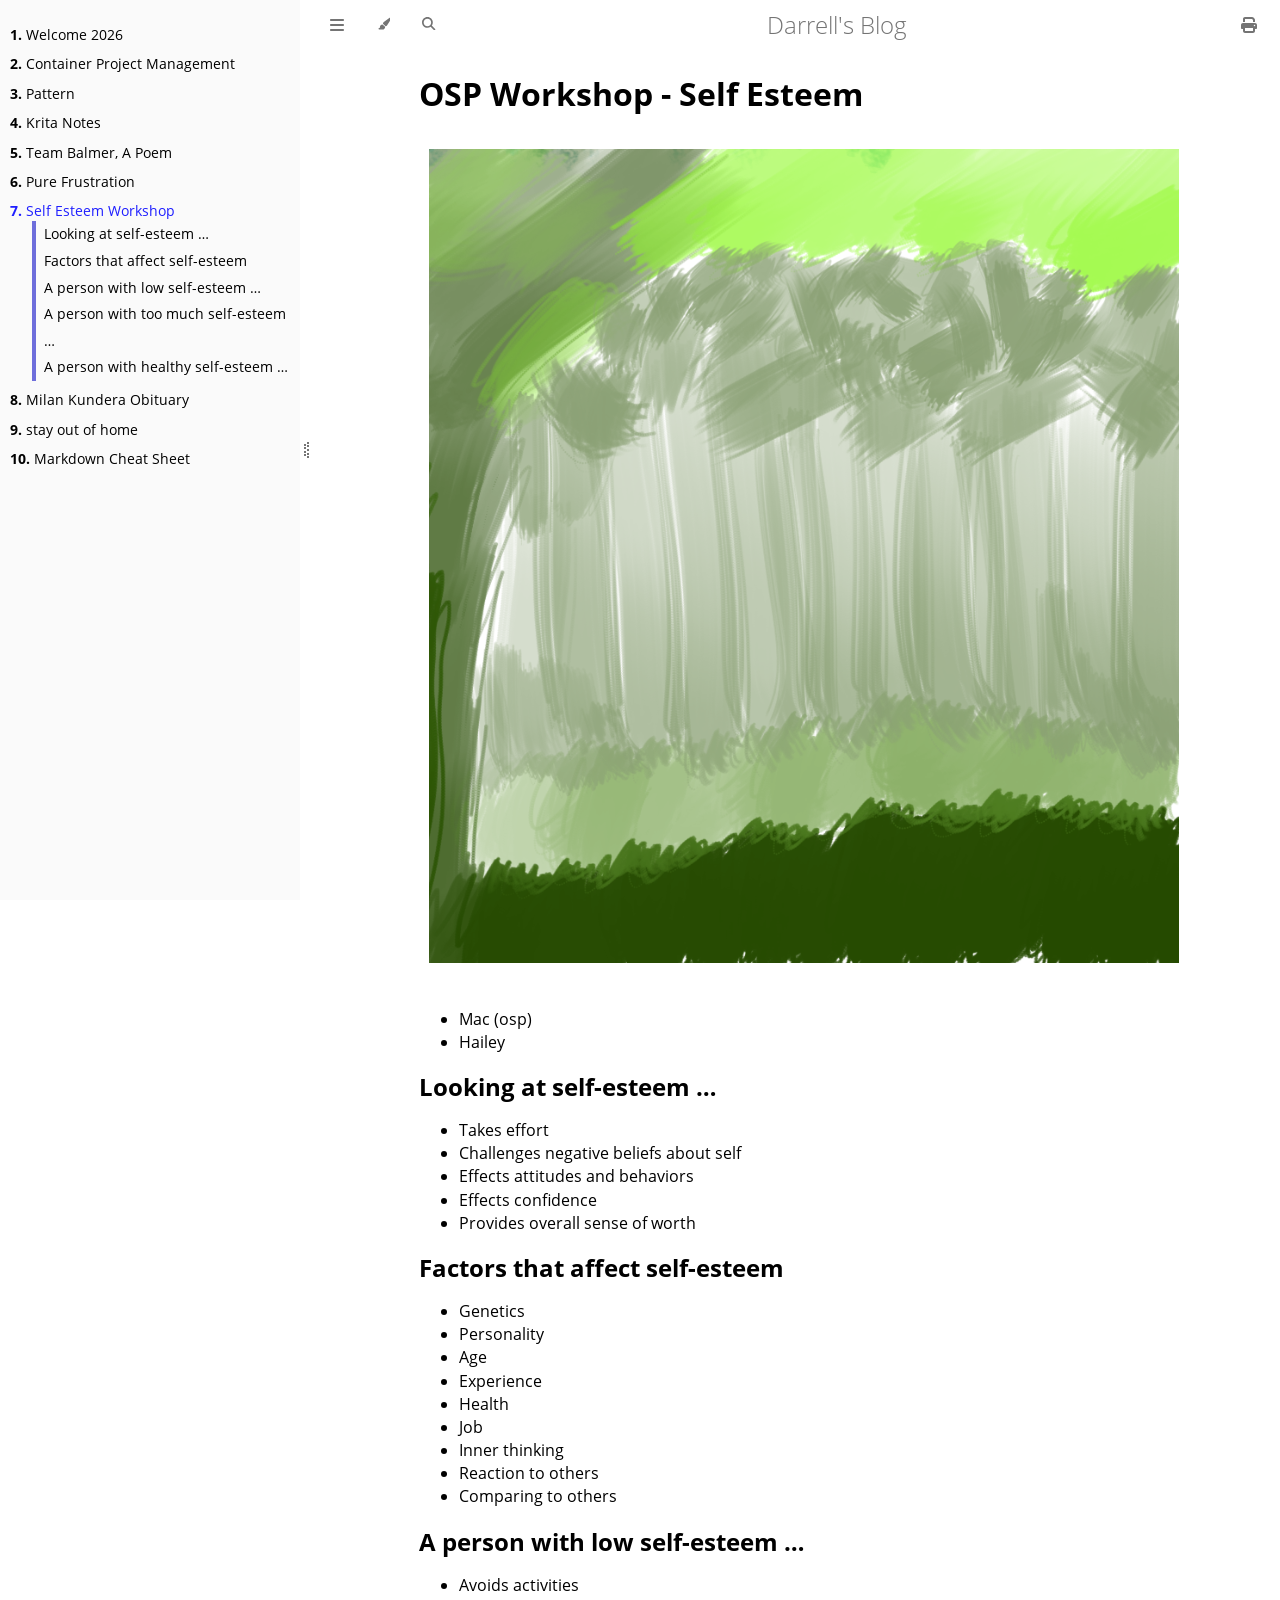
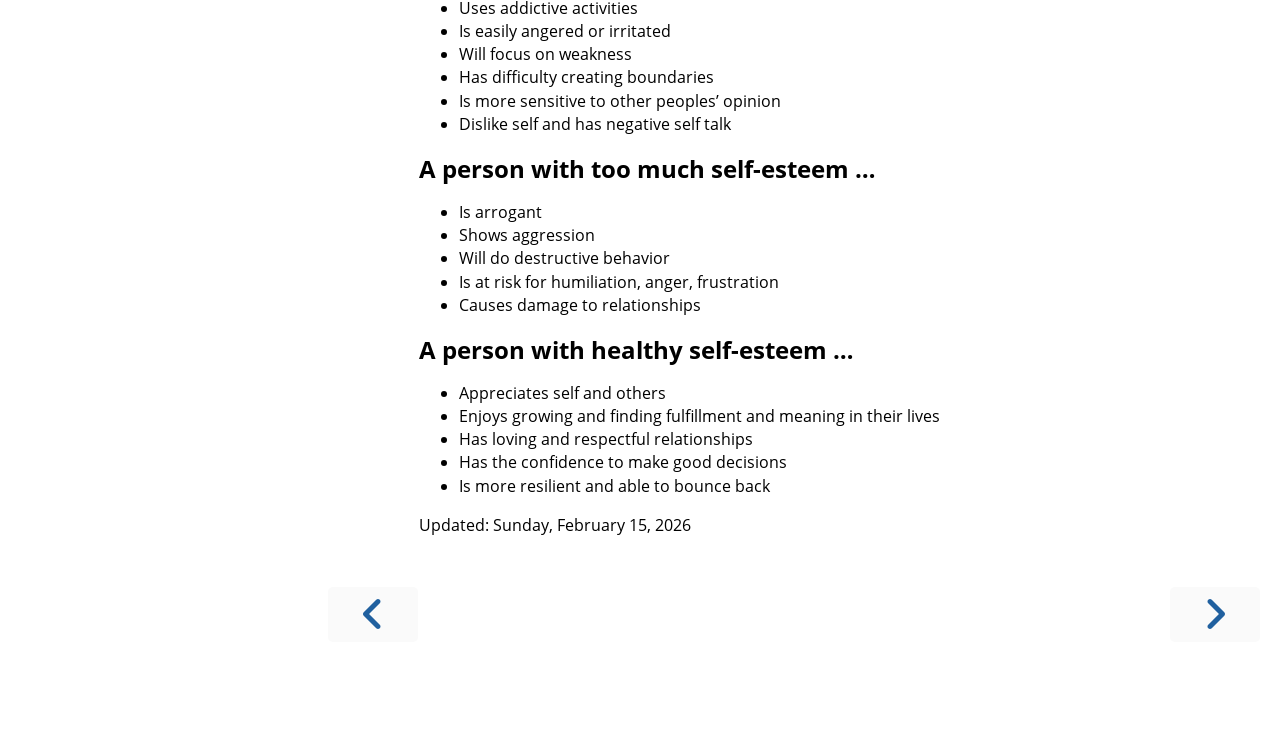
<file: book/self-esteem.html>
<!DOCTYPE HTML>
<html lang="en" class="light sidebar-visible" dir="ltr">
    <head>
        <!-- Book generated using mdBook -->
        <meta charset="UTF-8">
        <title>Self Esteem Workshop - Darrell&#x27;s Blog</title>


        <!-- Custom HTML head -->

        <meta name="description" content="">
        <meta name="viewport" content="width=device-width, initial-scale=1">
        <meta name="theme-color" content="#ffffff">

        <link rel="icon" href="favicon-de23e50b.svg">
        <link rel="shortcut icon" href="favicon-8114d1fc.png">
        <link rel="stylesheet" href="css/variables-8adf115d.css">
        <link rel="stylesheet" href="css/general-2459343d.css">
        <link rel="stylesheet" href="css/chrome-ae938929.css">
        <link rel="stylesheet" href="css/print-9e4910d8.css" media="print">

        <!-- Fonts -->
        <link rel="stylesheet" href="fonts/fonts-9644e21d.css">

        <!-- Highlight.js Stylesheets -->
        <link rel="stylesheet" id="mdbook-highlight-css" href="highlight-493f70e1.css">
        <link rel="stylesheet" id="mdbook-tomorrow-night-css" href="tomorrow-night-4c0ae647.css">
        <link rel="stylesheet" id="mdbook-ayu-highlight-css" href="ayu-highlight-3fdfc3ac.css">

        <!-- Custom theme stylesheets -->
        <link rel="stylesheet" href="theme/custom-darrell-7d5d51ff.css">


        <!-- Provide site root and default themes to javascript -->
        <script>
            const path_to_root = "";
            const default_light_theme = "light";
            const default_dark_theme = "navy";
            window.path_to_searchindex_js = "searchindex-9680ce2c.js";
        </script>
        <!-- Start loading toc.js asap -->
        <script src="toc-858c5ebf.js"></script>
    </head>
    <body>
    <div id="mdbook-help-container">
        <div id="mdbook-help-popup">
            <h2 class="mdbook-help-title">Keyboard shortcuts</h2>
            <div>
                <p>Press <kbd>←</kbd> or <kbd>→</kbd> to navigate between chapters</p>
                <p>Press <kbd>S</kbd> or <kbd>/</kbd> to search in the book</p>
                <p>Press <kbd>?</kbd> to show this help</p>
                <p>Press <kbd>Esc</kbd> to hide this help</p>
            </div>
        </div>
    </div>
    <div id="mdbook-body-container">
        <!-- Work around some values being stored in localStorage wrapped in quotes -->
        <script>
            try {
                let theme = localStorage.getItem('mdbook-theme');
                let sidebar = localStorage.getItem('mdbook-sidebar');

                if (theme.startsWith('"') && theme.endsWith('"')) {
                    localStorage.setItem('mdbook-theme', theme.slice(1, theme.length - 1));
                }

                if (sidebar.startsWith('"') && sidebar.endsWith('"')) {
                    localStorage.setItem('mdbook-sidebar', sidebar.slice(1, sidebar.length - 1));
                }
            } catch (e) { }
        </script>

        <!-- Set the theme before any content is loaded, prevents flash -->
        <script>
            const default_theme = window.matchMedia("(prefers-color-scheme: dark)").matches ? default_dark_theme : default_light_theme;
            let theme;
            try { theme = localStorage.getItem('mdbook-theme'); } catch(e) { }
            if (theme === null || theme === undefined) { theme = default_theme; }
            const html = document.documentElement;
            html.classList.remove('light')
            html.classList.add(theme);
            html.classList.add("js");
        </script>

        <input type="checkbox" id="mdbook-sidebar-toggle-anchor" class="hidden">

        <!-- Hide / unhide sidebar before it is displayed -->
        <script>
            let sidebar = null;
            const sidebar_toggle = document.getElementById("mdbook-sidebar-toggle-anchor");
            if (document.body.clientWidth >= 1080) {
                try { sidebar = localStorage.getItem('mdbook-sidebar'); } catch(e) { }
                sidebar = sidebar || 'visible';
            } else {
                sidebar = 'hidden';
                sidebar_toggle.checked = false;
            }
            if (sidebar === 'visible') {
                sidebar_toggle.checked = true;
            } else {
                html.classList.remove('sidebar-visible');
            }
        </script>

        <nav id="mdbook-sidebar" class="sidebar" aria-label="Table of contents">
            <!-- populated by js -->
            <mdbook-sidebar-scrollbox class="sidebar-scrollbox"></mdbook-sidebar-scrollbox>
            <noscript>
                <iframe class="sidebar-iframe-outer" src="toc.html"></iframe>
            </noscript>
            <div id="mdbook-sidebar-resize-handle" class="sidebar-resize-handle">
                <div class="sidebar-resize-indicator"></div>
            </div>
        </nav>

        <div id="mdbook-page-wrapper" class="page-wrapper">

            <div class="page">
                <div id="mdbook-menu-bar-hover-placeholder"></div>
                <div id="mdbook-menu-bar" class="menu-bar sticky">
                    <div class="left-buttons">
                        <label id="mdbook-sidebar-toggle" class="icon-button" for="mdbook-sidebar-toggle-anchor" title="Toggle Table of Contents" aria-label="Toggle Table of Contents" aria-controls="mdbook-sidebar">
                            <span class=fa-svg><svg xmlns="http://www.w3.org/2000/svg" viewBox="0 0 448 512"><!--! Font Awesome Free 6.2.0 by @fontawesome - https://fontawesome.com License - https://fontawesome.com/license/free (Icons: CC BY 4.0, Fonts: SIL OFL 1.1, Code: MIT License) Copyright 2022 Fonticons, Inc. --><path d="M0 96C0 78.3 14.3 64 32 64H416c17.7 0 32 14.3 32 32s-14.3 32-32 32H32C14.3 128 0 113.7 0 96zM0 256c0-17.7 14.3-32 32-32H416c17.7 0 32 14.3 32 32s-14.3 32-32 32H32c-17.7 0-32-14.3-32-32zM448 416c0 17.7-14.3 32-32 32H32c-17.7 0-32-14.3-32-32s14.3-32 32-32H416c17.7 0 32 14.3 32 32z"/></svg></span>
                        </label>
                        <button id="mdbook-theme-toggle" class="icon-button" type="button" title="Change theme" aria-label="Change theme" aria-haspopup="true" aria-expanded="false" aria-controls="mdbook-theme-list">
                            <span class=fa-svg><svg xmlns="http://www.w3.org/2000/svg" viewBox="0 0 576 512"><!--! Font Awesome Free 6.2.0 by @fontawesome - https://fontawesome.com License - https://fontawesome.com/license/free (Icons: CC BY 4.0, Fonts: SIL OFL 1.1, Code: MIT License) Copyright 2022 Fonticons, Inc. --><path d="M371.3 367.1c27.3-3.9 51.9-19.4 67.2-42.9L600.2 74.1c12.6-19.5 9.4-45.3-7.6-61.2S549.7-4.4 531.1 9.6L294.4 187.2c-24 18-38.2 46.1-38.4 76.1L371.3 367.1zm-19.6 25.4l-116-104.4C175.9 290.3 128 339.6 128 400c0 3.9 .2 7.8 .6 11.6c1.8 17.5-10.2 36.4-27.8 36.4H96c-17.7 0-32 14.3-32 32s14.3 32 32 32H240c61.9 0 112-50.1 112-112c0-2.5-.1-5-.2-7.5z"/></svg></span>
                        </button>
                        <ul id="mdbook-theme-list" class="theme-popup" aria-label="Themes" role="menu">
                            <li role="none"><button role="menuitem" class="theme" id="mdbook-theme-default_theme">Auto</button></li>
                            <li role="none"><button role="menuitem" class="theme" id="mdbook-theme-light">Light</button></li>
                            <li role="none"><button role="menuitem" class="theme" id="mdbook-theme-rust">Rust</button></li>
                            <li role="none"><button role="menuitem" class="theme" id="mdbook-theme-coal">Coal</button></li>
                            <li role="none"><button role="menuitem" class="theme" id="mdbook-theme-navy">Navy</button></li>
                            <li role="none"><button role="menuitem" class="theme" id="mdbook-theme-ayu">Ayu</button></li>
                        </ul>
                        <button id="mdbook-search-toggle" class="icon-button" type="button" title="Search (`/`)" aria-label="Toggle Searchbar" aria-expanded="false" aria-keyshortcuts="/ s" aria-controls="mdbook-searchbar">
                            <span class=fa-svg><svg xmlns="http://www.w3.org/2000/svg" viewBox="0 0 512 512"><!--! Font Awesome Free 6.2.0 by @fontawesome - https://fontawesome.com License - https://fontawesome.com/license/free (Icons: CC BY 4.0, Fonts: SIL OFL 1.1, Code: MIT License) Copyright 2022 Fonticons, Inc. --><path d="M416 208c0 45.9-14.9 88.3-40 122.7L502.6 457.4c12.5 12.5 12.5 32.8 0 45.3s-32.8 12.5-45.3 0L330.7 376c-34.4 25.2-76.8 40-122.7 40C93.1 416 0 322.9 0 208S93.1 0 208 0S416 93.1 416 208zM208 352c79.5 0 144-64.5 144-144s-64.5-144-144-144S64 128.5 64 208s64.5 144 144 144z"/></svg></span>
                        </button>
                    </div>

                    <h1 class="menu-title">Darrell&#x27;s Blog</h1>

                    <div class="right-buttons">
                        <a href="print.html" title="Print this book" aria-label="Print this book">
                            <span class=fa-svg id="print-button"><svg xmlns="http://www.w3.org/2000/svg" viewBox="0 0 512 512"><!--! Font Awesome Free 6.2.0 by @fontawesome - https://fontawesome.com License - https://fontawesome.com/license/free (Icons: CC BY 4.0, Fonts: SIL OFL 1.1, Code: MIT License) Copyright 2022 Fonticons, Inc. --><path d="M128 0C92.7 0 64 28.7 64 64v96h64V64H354.7L384 93.3V160h64V93.3c0-17-6.7-33.3-18.7-45.3L400 18.7C388 6.7 371.7 0 354.7 0H128zM384 352v32 64H128V384 368 352H384zm64 32h32c17.7 0 32-14.3 32-32V256c0-35.3-28.7-64-64-64H64c-35.3 0-64 28.7-64 64v96c0 17.7 14.3 32 32 32H64v64c0 35.3 28.7 64 64 64H384c35.3 0 64-28.7 64-64V384zm-16-88c-13.3 0-24-10.7-24-24s10.7-24 24-24s24 10.7 24 24s-10.7 24-24 24z"/></svg></span>
                        </a>

                    </div>
                </div>

                <div id="mdbook-search-wrapper" class="hidden">
                    <form id="mdbook-searchbar-outer" class="searchbar-outer">
                        <div class="search-wrapper">
                            <input type="search" id="mdbook-searchbar" name="searchbar" placeholder="Search this book ..." aria-controls="mdbook-searchresults-outer" aria-describedby="searchresults-header">
                            <div class="spinner-wrapper">
                                <span class=fa-svg id="fa-spin"><svg xmlns="http://www.w3.org/2000/svg" viewBox="0 0 512 512"><!--! Font Awesome Free 6.2.0 by @fontawesome - https://fontawesome.com License - https://fontawesome.com/license/free (Icons: CC BY 4.0, Fonts: SIL OFL 1.1, Code: MIT License) Copyright 2022 Fonticons, Inc. --><path d="M304 48c0-26.5-21.5-48-48-48s-48 21.5-48 48s21.5 48 48 48s48-21.5 48-48zm0 416c0-26.5-21.5-48-48-48s-48 21.5-48 48s21.5 48 48 48s48-21.5 48-48zM48 304c26.5 0 48-21.5 48-48s-21.5-48-48-48s-48 21.5-48 48s21.5 48 48 48zm464-48c0-26.5-21.5-48-48-48s-48 21.5-48 48s21.5 48 48 48s48-21.5 48-48zM142.9 437c18.7-18.7 18.7-49.1 0-67.9s-49.1-18.7-67.9 0s-18.7 49.1 0 67.9s49.1 18.7 67.9 0zm0-294.2c18.7-18.7 18.7-49.1 0-67.9S93.7 56.2 75 75s-18.7 49.1 0 67.9s49.1 18.7 67.9 0zM369.1 437c18.7 18.7 49.1 18.7 67.9 0s18.7-49.1 0-67.9s-49.1-18.7-67.9 0s-18.7 49.1 0 67.9z"/></svg></span>
                            </div>
                        </div>
                    </form>
                    <div id="mdbook-searchresults-outer" class="searchresults-outer hidden">
                        <div id="mdbook-searchresults-header" class="searchresults-header"></div>
                        <ul id="mdbook-searchresults">
                        </ul>
                    </div>
                </div>

                <!-- Apply ARIA attributes after the sidebar and the sidebar toggle button are added to the DOM -->
                <script>
                    document.getElementById('mdbook-sidebar-toggle').setAttribute('aria-expanded', sidebar === 'visible');
                    document.getElementById('mdbook-sidebar').setAttribute('aria-hidden', sidebar !== 'visible');
                    Array.from(document.querySelectorAll('#mdbook-sidebar a')).forEach(function(link) {
                        link.setAttribute('tabIndex', sidebar === 'visible' ? 0 : -1);
                    });
                </script>

                <div id="mdbook-content" class="content">
                    <main>
                        <h1 id="osp-workshop---self-esteem"><a class="header" href="#osp-workshop---self-esteem">OSP Workshop - Self Esteem</a></h1>
<p><img src="./media/forest.png" alt="forest"></p>
<ul>
<li>Mac (osp)</li>
<li>Hailey</li>
</ul>
<h2 id="looking-at-self-esteem-"><a class="header" href="#looking-at-self-esteem-">Looking at self-esteem …</a></h2>
<ul>
<li>Takes effort</li>
<li>Challenges negative beliefs about self</li>
<li>Effects attitudes and behaviors</li>
<li>Effects confidence</li>
<li>Provides overall sense of worth</li>
</ul>
<h2 id="factors-that-affect-self-esteem"><a class="header" href="#factors-that-affect-self-esteem">Factors that affect self-esteem</a></h2>
<ul>
<li>Genetics</li>
<li>Personality</li>
<li>Age</li>
<li>Experience</li>
<li>Health</li>
<li>Job</li>
<li>Inner thinking</li>
<li>Reaction to others</li>
<li>Comparing to others</li>
</ul>
<h2 id="a-person-with-low-self-esteem-"><a class="header" href="#a-person-with-low-self-esteem-">A person with low self-esteem …</a></h2>
<ul>
<li>Avoids activities</li>
<li>Uses addictive activities</li>
<li>Is easily angered or irritated</li>
<li>Will focus on weakness</li>
<li>Has difficulty creating boundaries</li>
<li>Is more sensitive to other peoples’ opinion</li>
<li>Dislike self and has negative self talk</li>
</ul>
<h2 id="a-person-with-too-much-self-esteem-"><a class="header" href="#a-person-with-too-much-self-esteem-">A person with too much self-esteem …</a></h2>
<ul>
<li>Is arrogant</li>
<li>Shows aggression</li>
<li>Will do destructive behavior</li>
<li>Is at risk for humiliation, anger, frustration</li>
<li>Causes damage to relationships</li>
</ul>
<h2 id="a-person-with-healthy-self-esteem-"><a class="header" href="#a-person-with-healthy-self-esteem-">A person with healthy self-esteem …</a></h2>
<ul>
<li>Appreciates self and others</li>
<li>Enjoys growing and finding fulfillment and meaning in their lives</li>
<li>Has loving and respectful relationships</li>
<li>Has the confidence to make good decisions</li>
<li>Is more resilient and able to bounce back</li>
</ul>
<p>Updated: Sunday, February 15, 2026</p>

                    </main>

                    <nav class="nav-wrapper" aria-label="Page navigation">
                        <!-- Mobile navigation buttons -->
                            <a rel="prev" href="purefrustration.html" class="mobile-nav-chapters previous" title="Previous chapter" aria-label="Previous chapter" aria-keyshortcuts="Left">
                                <span class=fa-svg><svg xmlns="http://www.w3.org/2000/svg" viewBox="0 0 320 512"><!--! Font Awesome Free 6.2.0 by @fontawesome - https://fontawesome.com License - https://fontawesome.com/license/free (Icons: CC BY 4.0, Fonts: SIL OFL 1.1, Code: MIT License) Copyright 2022 Fonticons, Inc. --><path d="M41.4 233.4c-12.5 12.5-12.5 32.8 0 45.3l160 160c12.5 12.5 32.8 12.5 45.3 0s12.5-32.8 0-45.3L109.3 256 246.6 118.6c12.5-12.5 12.5-32.8 0-45.3s-32.8-12.5-45.3 0l-160 160z"/></svg></span>
                            </a>

                            <a rel="next prefetch" href="kundera.html" class="mobile-nav-chapters next" title="Next chapter" aria-label="Next chapter" aria-keyshortcuts="Right">
                                <span class=fa-svg><svg xmlns="http://www.w3.org/2000/svg" viewBox="0 0 320 512"><!--! Font Awesome Free 6.2.0 by @fontawesome - https://fontawesome.com License - https://fontawesome.com/license/free (Icons: CC BY 4.0, Fonts: SIL OFL 1.1, Code: MIT License) Copyright 2022 Fonticons, Inc. --><path d="M278.6 233.4c12.5 12.5 12.5 32.8 0 45.3l-160 160c-12.5 12.5-32.8 12.5-45.3 0s-12.5-32.8 0-45.3L210.7 256 73.4 118.6c-12.5-12.5-12.5-32.8 0-45.3s32.8-12.5 45.3 0l160 160z"/></svg></span>
                            </a>

                        <div style="clear: both"></div>
                    </nav>
                </div>
            </div>

            <nav class="nav-wide-wrapper" aria-label="Page navigation">
                    <a rel="prev" href="purefrustration.html" class="nav-chapters previous" title="Previous chapter" aria-label="Previous chapter" aria-keyshortcuts="Left">
                        <span class=fa-svg><svg xmlns="http://www.w3.org/2000/svg" viewBox="0 0 320 512"><!--! Font Awesome Free 6.2.0 by @fontawesome - https://fontawesome.com License - https://fontawesome.com/license/free (Icons: CC BY 4.0, Fonts: SIL OFL 1.1, Code: MIT License) Copyright 2022 Fonticons, Inc. --><path d="M41.4 233.4c-12.5 12.5-12.5 32.8 0 45.3l160 160c12.5 12.5 32.8 12.5 45.3 0s12.5-32.8 0-45.3L109.3 256 246.6 118.6c12.5-12.5 12.5-32.8 0-45.3s-32.8-12.5-45.3 0l-160 160z"/></svg></span>
                    </a>

                    <a rel="next prefetch" href="kundera.html" class="nav-chapters next" title="Next chapter" aria-label="Next chapter" aria-keyshortcuts="Right">
                        <span class=fa-svg><svg xmlns="http://www.w3.org/2000/svg" viewBox="0 0 320 512"><!--! Font Awesome Free 6.2.0 by @fontawesome - https://fontawesome.com License - https://fontawesome.com/license/free (Icons: CC BY 4.0, Fonts: SIL OFL 1.1, Code: MIT License) Copyright 2022 Fonticons, Inc. --><path d="M278.6 233.4c12.5 12.5 12.5 32.8 0 45.3l-160 160c-12.5 12.5-32.8 12.5-45.3 0s-12.5-32.8 0-45.3L210.7 256 73.4 118.6c-12.5-12.5-12.5-32.8 0-45.3s32.8-12.5 45.3 0l160 160z"/></svg></span>
                    </a>
            </nav>

        </div>

        <template id=fa-eye><span class=fa-svg><svg xmlns="http://www.w3.org/2000/svg" viewBox="0 0 576 512"><!--! Font Awesome Free 6.2.0 by @fontawesome - https://fontawesome.com License - https://fontawesome.com/license/free (Icons: CC BY 4.0, Fonts: SIL OFL 1.1, Code: MIT License) Copyright 2022 Fonticons, Inc. --><path d="M288 32c-80.8 0-145.5 36.8-192.6 80.6C48.6 156 17.3 208 2.5 243.7c-3.3 7.9-3.3 16.7 0 24.6C17.3 304 48.6 356 95.4 399.4C142.5 443.2 207.2 480 288 480s145.5-36.8 192.6-80.6c46.8-43.5 78.1-95.4 93-131.1c3.3-7.9 3.3-16.7 0-24.6c-14.9-35.7-46.2-87.7-93-131.1C433.5 68.8 368.8 32 288 32zM432 256c0 79.5-64.5 144-144 144s-144-64.5-144-144s64.5-144 144-144s144 64.5 144 144zM288 192c0 35.3-28.7 64-64 64c-11.5 0-22.3-3-31.6-8.4c-.2 2.8-.4 5.5-.4 8.4c0 53 43 96 96 96s96-43 96-96s-43-96-96-96c-2.8 0-5.6 .1-8.4 .4c5.3 9.3 8.4 20.1 8.4 31.6z"/></svg></span></template>
        <template id=fa-eye-slash><span class=fa-svg><svg xmlns="http://www.w3.org/2000/svg" viewBox="0 0 640 512"><!--! Font Awesome Free 6.2.0 by @fontawesome - https://fontawesome.com License - https://fontawesome.com/license/free (Icons: CC BY 4.0, Fonts: SIL OFL 1.1, Code: MIT License) Copyright 2022 Fonticons, Inc. --><path d="M38.8 5.1C28.4-3.1 13.3-1.2 5.1 9.2S-1.2 34.7 9.2 42.9l592 464c10.4 8.2 25.5 6.3 33.7-4.1s6.3-25.5-4.1-33.7L525.6 386.7c39.6-40.6 66.4-86.1 79.9-118.4c3.3-7.9 3.3-16.7 0-24.6c-14.9-35.7-46.2-87.7-93-131.1C465.5 68.8 400.8 32 320 32c-68.2 0-125 26.3-169.3 60.8L38.8 5.1zM223.1 149.5C248.6 126.2 282.7 112 320 112c79.5 0 144 64.5 144 144c0 24.9-6.3 48.3-17.4 68.7L408 294.5c5.2-11.8 8-24.8 8-38.5c0-53-43-96-96-96c-2.8 0-5.6 .1-8.4 .4c5.3 9.3 8.4 20.1 8.4 31.6c0 10.2-2.4 19.8-6.6 28.3l-90.3-70.8zm223.1 298L373 389.9c-16.4 6.5-34.3 10.1-53 10.1c-79.5 0-144-64.5-144-144c0-6.9 .5-13.6 1.4-20.2L83.1 161.5C60.3 191.2 44 220.8 34.5 243.7c-3.3 7.9-3.3 16.7 0 24.6c14.9 35.7 46.2 87.7 93 131.1C174.5 443.2 239.2 480 320 480c47.8 0 89.9-12.9 126.2-32.5z"/></svg></span></template>
        <template id=fa-copy><span class=fa-svg><svg xmlns="http://www.w3.org/2000/svg" viewBox="0 0 512 512"><!--! Font Awesome Free 6.2.0 by @fontawesome - https://fontawesome.com License - https://fontawesome.com/license/free (Icons: CC BY 4.0, Fonts: SIL OFL 1.1, Code: MIT License) Copyright 2022 Fonticons, Inc. --><path d="M502.6 70.63l-61.25-61.25C435.4 3.371 427.2 0 418.7 0H255.1c-35.35 0-64 28.66-64 64l.0195 256C192 355.4 220.7 384 256 384h192c35.2 0 64-28.8 64-64V93.25C512 84.77 508.6 76.63 502.6 70.63zM464 320c0 8.836-7.164 16-16 16H255.1c-8.838 0-16-7.164-16-16L239.1 64.13c0-8.836 7.164-16 16-16h128L384 96c0 17.67 14.33 32 32 32h47.1V320zM272 448c0 8.836-7.164 16-16 16H63.1c-8.838 0-16-7.164-16-16L47.98 192.1c0-8.836 7.164-16 16-16H160V128H63.99c-35.35 0-64 28.65-64 64l.0098 256C.002 483.3 28.66 512 64 512h192c35.2 0 64-28.8 64-64v-32h-47.1L272 448z"/></svg></span></template>
        <template id=fa-play><span class=fa-svg><svg xmlns="http://www.w3.org/2000/svg" viewBox="0 0 384 512"><!--! Font Awesome Free 6.2.0 by @fontawesome - https://fontawesome.com License - https://fontawesome.com/license/free (Icons: CC BY 4.0, Fonts: SIL OFL 1.1, Code: MIT License) Copyright 2022 Fonticons, Inc. --><path d="M73 39c-14.8-9.1-33.4-9.4-48.5-.9S0 62.6 0 80V432c0 17.4 9.4 33.4 24.5 41.9s33.7 8.1 48.5-.9L361 297c14.3-8.7 23-24.2 23-41s-8.7-32.2-23-41L73 39z"/></svg></span></template>
        <template id=fa-clock-rotate-left><span class=fa-svg><svg xmlns="http://www.w3.org/2000/svg" viewBox="0 0 512 512"><!--! Font Awesome Free 6.2.0 by @fontawesome - https://fontawesome.com License - https://fontawesome.com/license/free (Icons: CC BY 4.0, Fonts: SIL OFL 1.1, Code: MIT License) Copyright 2022 Fonticons, Inc. --><path d="M75 75L41 41C25.9 25.9 0 36.6 0 57.9V168c0 13.3 10.7 24 24 24H134.1c21.4 0 32.1-25.9 17-41l-30.8-30.8C155 85.5 203 64 256 64c106 0 192 86 192 192s-86 192-192 192c-40.8 0-78.6-12.7-109.7-34.4c-14.5-10.1-34.4-6.6-44.6 7.9s-6.6 34.4 7.9 44.6C151.2 495 201.7 512 256 512c141.4 0 256-114.6 256-256S397.4 0 256 0C185.3 0 121.3 28.7 75 75zm181 53c-13.3 0-24 10.7-24 24V256c0 6.4 2.5 12.5 7 17l72 72c9.4 9.4 24.6 9.4 33.9 0s9.4-24.6 0-33.9l-65-65V152c0-13.3-10.7-24-24-24z"/></svg></span></template>



        <script>
            window.playground_copyable = true;
        </script>


        <script src="elasticlunr-ef4e11c1.min.js"></script>
        <script src="mark-09e88c2c.min.js"></script>
        <script src="searcher-c2a407aa.js"></script>

        <script src="clipboard-1626706a.min.js"></script>
        <script src="highlight-abc7f01d.js"></script>
        <script src="book-a0b12cfe.js"></script>

        <!-- Custom JS scripts -->



    </div>
    </body>
</html>
</file>
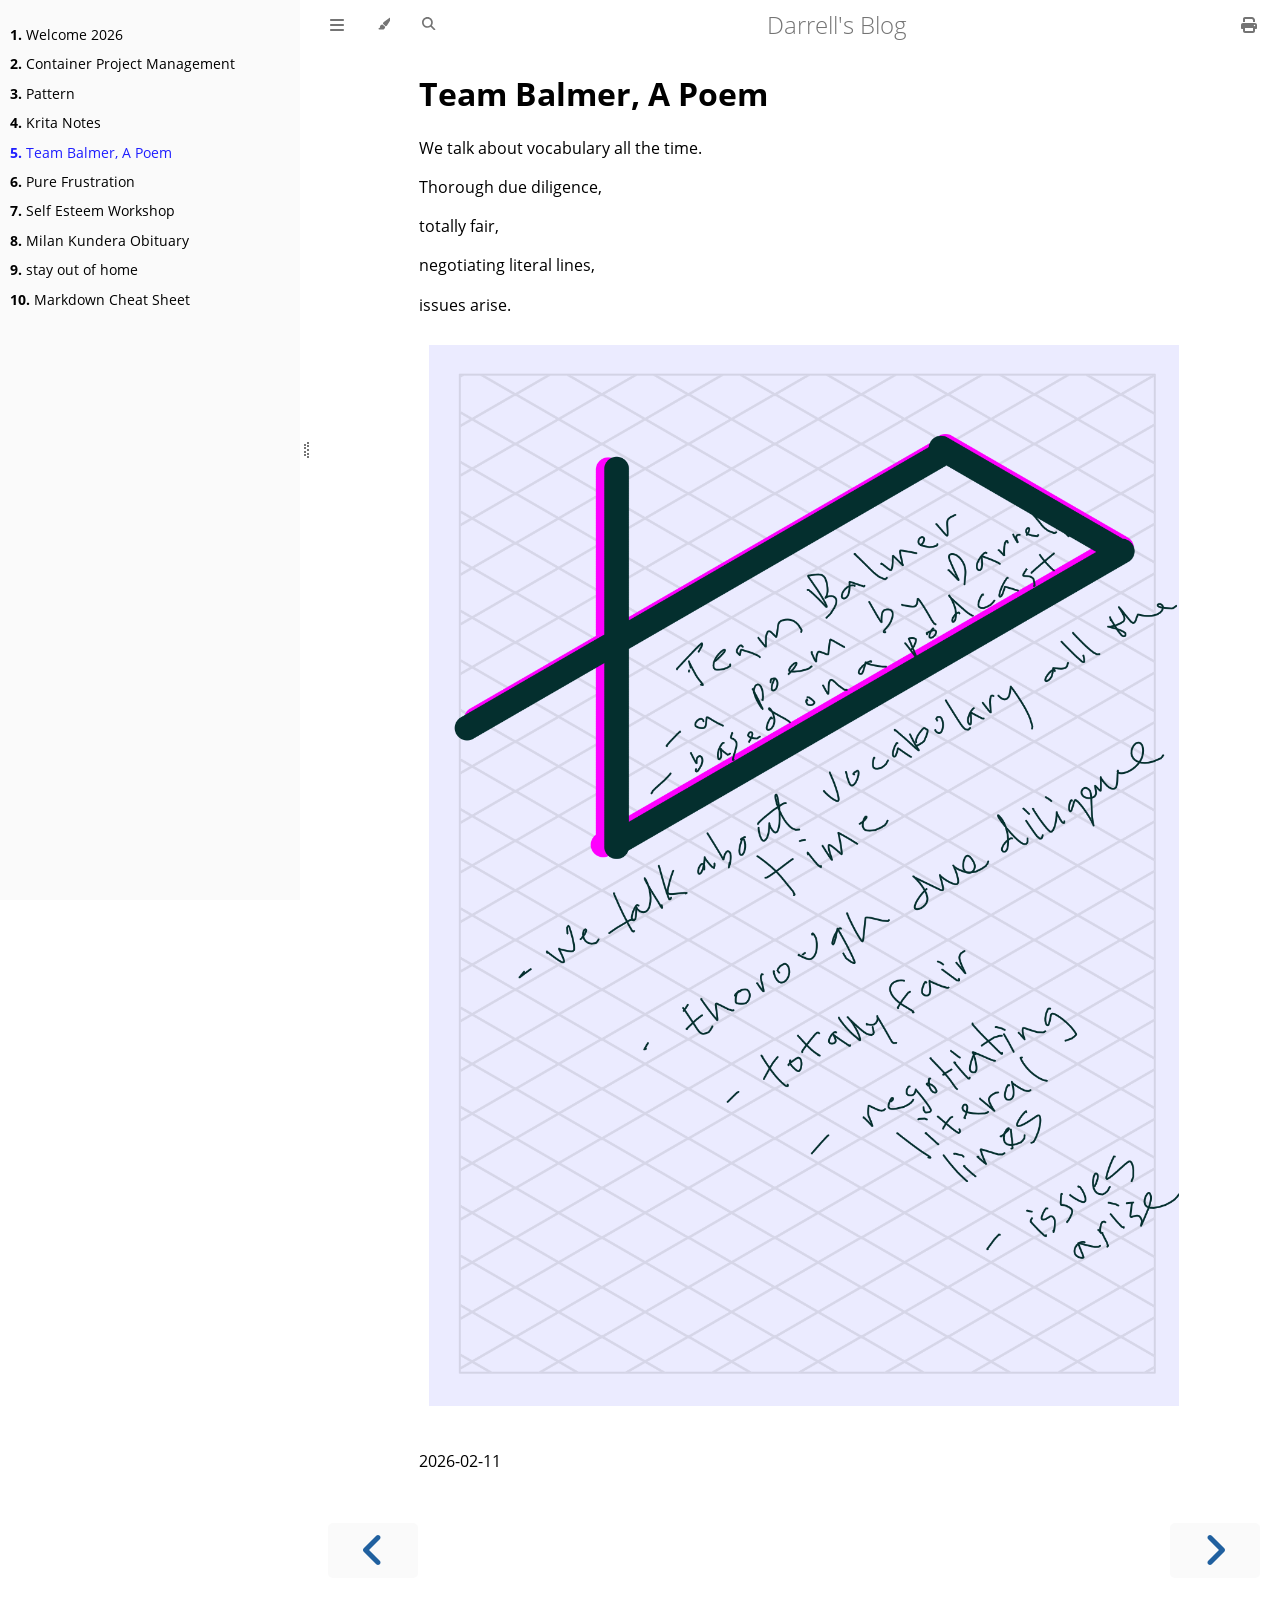
<file: book/team-balmer.html>
<!DOCTYPE HTML>
<html lang="en" class="light sidebar-visible" dir="ltr">
    <head>
        <!-- Book generated using mdBook -->
        <meta charset="UTF-8">
        <title>Team Balmer, A Poem  - Darrell&#x27;s Blog</title>


        <!-- Custom HTML head -->

        <meta name="description" content="">
        <meta name="viewport" content="width=device-width, initial-scale=1">
        <meta name="theme-color" content="#ffffff">

        <link rel="icon" href="favicon-de23e50b.svg">
        <link rel="shortcut icon" href="favicon-8114d1fc.png">
        <link rel="stylesheet" href="css/variables-8adf115d.css">
        <link rel="stylesheet" href="css/general-2459343d.css">
        <link rel="stylesheet" href="css/chrome-ae938929.css">
        <link rel="stylesheet" href="css/print-9e4910d8.css" media="print">

        <!-- Fonts -->
        <link rel="stylesheet" href="fonts/fonts-9644e21d.css">

        <!-- Highlight.js Stylesheets -->
        <link rel="stylesheet" id="mdbook-highlight-css" href="highlight-493f70e1.css">
        <link rel="stylesheet" id="mdbook-tomorrow-night-css" href="tomorrow-night-4c0ae647.css">
        <link rel="stylesheet" id="mdbook-ayu-highlight-css" href="ayu-highlight-3fdfc3ac.css">

        <!-- Custom theme stylesheets -->
        <link rel="stylesheet" href="theme/custom-darrell-7d5d51ff.css">


        <!-- Provide site root and default themes to javascript -->
        <script>
            const path_to_root = "";
            const default_light_theme = "light";
            const default_dark_theme = "navy";
            window.path_to_searchindex_js = "searchindex-9680ce2c.js";
        </script>
        <!-- Start loading toc.js asap -->
        <script src="toc-858c5ebf.js"></script>
    </head>
    <body>
    <div id="mdbook-help-container">
        <div id="mdbook-help-popup">
            <h2 class="mdbook-help-title">Keyboard shortcuts</h2>
            <div>
                <p>Press <kbd>←</kbd> or <kbd>→</kbd> to navigate between chapters</p>
                <p>Press <kbd>S</kbd> or <kbd>/</kbd> to search in the book</p>
                <p>Press <kbd>?</kbd> to show this help</p>
                <p>Press <kbd>Esc</kbd> to hide this help</p>
            </div>
        </div>
    </div>
    <div id="mdbook-body-container">
        <!-- Work around some values being stored in localStorage wrapped in quotes -->
        <script>
            try {
                let theme = localStorage.getItem('mdbook-theme');
                let sidebar = localStorage.getItem('mdbook-sidebar');

                if (theme.startsWith('"') && theme.endsWith('"')) {
                    localStorage.setItem('mdbook-theme', theme.slice(1, theme.length - 1));
                }

                if (sidebar.startsWith('"') && sidebar.endsWith('"')) {
                    localStorage.setItem('mdbook-sidebar', sidebar.slice(1, sidebar.length - 1));
                }
            } catch (e) { }
        </script>

        <!-- Set the theme before any content is loaded, prevents flash -->
        <script>
            const default_theme = window.matchMedia("(prefers-color-scheme: dark)").matches ? default_dark_theme : default_light_theme;
            let theme;
            try { theme = localStorage.getItem('mdbook-theme'); } catch(e) { }
            if (theme === null || theme === undefined) { theme = default_theme; }
            const html = document.documentElement;
            html.classList.remove('light')
            html.classList.add(theme);
            html.classList.add("js");
        </script>

        <input type="checkbox" id="mdbook-sidebar-toggle-anchor" class="hidden">

        <!-- Hide / unhide sidebar before it is displayed -->
        <script>
            let sidebar = null;
            const sidebar_toggle = document.getElementById("mdbook-sidebar-toggle-anchor");
            if (document.body.clientWidth >= 1080) {
                try { sidebar = localStorage.getItem('mdbook-sidebar'); } catch(e) { }
                sidebar = sidebar || 'visible';
            } else {
                sidebar = 'hidden';
                sidebar_toggle.checked = false;
            }
            if (sidebar === 'visible') {
                sidebar_toggle.checked = true;
            } else {
                html.classList.remove('sidebar-visible');
            }
        </script>

        <nav id="mdbook-sidebar" class="sidebar" aria-label="Table of contents">
            <!-- populated by js -->
            <mdbook-sidebar-scrollbox class="sidebar-scrollbox"></mdbook-sidebar-scrollbox>
            <noscript>
                <iframe class="sidebar-iframe-outer" src="toc.html"></iframe>
            </noscript>
            <div id="mdbook-sidebar-resize-handle" class="sidebar-resize-handle">
                <div class="sidebar-resize-indicator"></div>
            </div>
        </nav>

        <div id="mdbook-page-wrapper" class="page-wrapper">

            <div class="page">
                <div id="mdbook-menu-bar-hover-placeholder"></div>
                <div id="mdbook-menu-bar" class="menu-bar sticky">
                    <div class="left-buttons">
                        <label id="mdbook-sidebar-toggle" class="icon-button" for="mdbook-sidebar-toggle-anchor" title="Toggle Table of Contents" aria-label="Toggle Table of Contents" aria-controls="mdbook-sidebar">
                            <span class=fa-svg><svg xmlns="http://www.w3.org/2000/svg" viewBox="0 0 448 512"><!--! Font Awesome Free 6.2.0 by @fontawesome - https://fontawesome.com License - https://fontawesome.com/license/free (Icons: CC BY 4.0, Fonts: SIL OFL 1.1, Code: MIT License) Copyright 2022 Fonticons, Inc. --><path d="M0 96C0 78.3 14.3 64 32 64H416c17.7 0 32 14.3 32 32s-14.3 32-32 32H32C14.3 128 0 113.7 0 96zM0 256c0-17.7 14.3-32 32-32H416c17.7 0 32 14.3 32 32s-14.3 32-32 32H32c-17.7 0-32-14.3-32-32zM448 416c0 17.7-14.3 32-32 32H32c-17.7 0-32-14.3-32-32s14.3-32 32-32H416c17.7 0 32 14.3 32 32z"/></svg></span>
                        </label>
                        <button id="mdbook-theme-toggle" class="icon-button" type="button" title="Change theme" aria-label="Change theme" aria-haspopup="true" aria-expanded="false" aria-controls="mdbook-theme-list">
                            <span class=fa-svg><svg xmlns="http://www.w3.org/2000/svg" viewBox="0 0 576 512"><!--! Font Awesome Free 6.2.0 by @fontawesome - https://fontawesome.com License - https://fontawesome.com/license/free (Icons: CC BY 4.0, Fonts: SIL OFL 1.1, Code: MIT License) Copyright 2022 Fonticons, Inc. --><path d="M371.3 367.1c27.3-3.9 51.9-19.4 67.2-42.9L600.2 74.1c12.6-19.5 9.4-45.3-7.6-61.2S549.7-4.4 531.1 9.6L294.4 187.2c-24 18-38.2 46.1-38.4 76.1L371.3 367.1zm-19.6 25.4l-116-104.4C175.9 290.3 128 339.6 128 400c0 3.9 .2 7.8 .6 11.6c1.8 17.5-10.2 36.4-27.8 36.4H96c-17.7 0-32 14.3-32 32s14.3 32 32 32H240c61.9 0 112-50.1 112-112c0-2.5-.1-5-.2-7.5z"/></svg></span>
                        </button>
                        <ul id="mdbook-theme-list" class="theme-popup" aria-label="Themes" role="menu">
                            <li role="none"><button role="menuitem" class="theme" id="mdbook-theme-default_theme">Auto</button></li>
                            <li role="none"><button role="menuitem" class="theme" id="mdbook-theme-light">Light</button></li>
                            <li role="none"><button role="menuitem" class="theme" id="mdbook-theme-rust">Rust</button></li>
                            <li role="none"><button role="menuitem" class="theme" id="mdbook-theme-coal">Coal</button></li>
                            <li role="none"><button role="menuitem" class="theme" id="mdbook-theme-navy">Navy</button></li>
                            <li role="none"><button role="menuitem" class="theme" id="mdbook-theme-ayu">Ayu</button></li>
                        </ul>
                        <button id="mdbook-search-toggle" class="icon-button" type="button" title="Search (`/`)" aria-label="Toggle Searchbar" aria-expanded="false" aria-keyshortcuts="/ s" aria-controls="mdbook-searchbar">
                            <span class=fa-svg><svg xmlns="http://www.w3.org/2000/svg" viewBox="0 0 512 512"><!--! Font Awesome Free 6.2.0 by @fontawesome - https://fontawesome.com License - https://fontawesome.com/license/free (Icons: CC BY 4.0, Fonts: SIL OFL 1.1, Code: MIT License) Copyright 2022 Fonticons, Inc. --><path d="M416 208c0 45.9-14.9 88.3-40 122.7L502.6 457.4c12.5 12.5 12.5 32.8 0 45.3s-32.8 12.5-45.3 0L330.7 376c-34.4 25.2-76.8 40-122.7 40C93.1 416 0 322.9 0 208S93.1 0 208 0S416 93.1 416 208zM208 352c79.5 0 144-64.5 144-144s-64.5-144-144-144S64 128.5 64 208s64.5 144 144 144z"/></svg></span>
                        </button>
                    </div>

                    <h1 class="menu-title">Darrell&#x27;s Blog</h1>

                    <div class="right-buttons">
                        <a href="print.html" title="Print this book" aria-label="Print this book">
                            <span class=fa-svg id="print-button"><svg xmlns="http://www.w3.org/2000/svg" viewBox="0 0 512 512"><!--! Font Awesome Free 6.2.0 by @fontawesome - https://fontawesome.com License - https://fontawesome.com/license/free (Icons: CC BY 4.0, Fonts: SIL OFL 1.1, Code: MIT License) Copyright 2022 Fonticons, Inc. --><path d="M128 0C92.7 0 64 28.7 64 64v96h64V64H354.7L384 93.3V160h64V93.3c0-17-6.7-33.3-18.7-45.3L400 18.7C388 6.7 371.7 0 354.7 0H128zM384 352v32 64H128V384 368 352H384zm64 32h32c17.7 0 32-14.3 32-32V256c0-35.3-28.7-64-64-64H64c-35.3 0-64 28.7-64 64v96c0 17.7 14.3 32 32 32H64v64c0 35.3 28.7 64 64 64H384c35.3 0 64-28.7 64-64V384zm-16-88c-13.3 0-24-10.7-24-24s10.7-24 24-24s24 10.7 24 24s-10.7 24-24 24z"/></svg></span>
                        </a>

                    </div>
                </div>

                <div id="mdbook-search-wrapper" class="hidden">
                    <form id="mdbook-searchbar-outer" class="searchbar-outer">
                        <div class="search-wrapper">
                            <input type="search" id="mdbook-searchbar" name="searchbar" placeholder="Search this book ..." aria-controls="mdbook-searchresults-outer" aria-describedby="searchresults-header">
                            <div class="spinner-wrapper">
                                <span class=fa-svg id="fa-spin"><svg xmlns="http://www.w3.org/2000/svg" viewBox="0 0 512 512"><!--! Font Awesome Free 6.2.0 by @fontawesome - https://fontawesome.com License - https://fontawesome.com/license/free (Icons: CC BY 4.0, Fonts: SIL OFL 1.1, Code: MIT License) Copyright 2022 Fonticons, Inc. --><path d="M304 48c0-26.5-21.5-48-48-48s-48 21.5-48 48s21.5 48 48 48s48-21.5 48-48zm0 416c0-26.5-21.5-48-48-48s-48 21.5-48 48s21.5 48 48 48s48-21.5 48-48zM48 304c26.5 0 48-21.5 48-48s-21.5-48-48-48s-48 21.5-48 48s21.5 48 48 48zm464-48c0-26.5-21.5-48-48-48s-48 21.5-48 48s21.5 48 48 48s48-21.5 48-48zM142.9 437c18.7-18.7 18.7-49.1 0-67.9s-49.1-18.7-67.9 0s-18.7 49.1 0 67.9s49.1 18.7 67.9 0zm0-294.2c18.7-18.7 18.7-49.1 0-67.9S93.7 56.2 75 75s-18.7 49.1 0 67.9s49.1 18.7 67.9 0zM369.1 437c18.7 18.7 49.1 18.7 67.9 0s18.7-49.1 0-67.9s-49.1-18.7-67.9 0s-18.7 49.1 0 67.9z"/></svg></span>
                            </div>
                        </div>
                    </form>
                    <div id="mdbook-searchresults-outer" class="searchresults-outer hidden">
                        <div id="mdbook-searchresults-header" class="searchresults-header"></div>
                        <ul id="mdbook-searchresults">
                        </ul>
                    </div>
                </div>

                <!-- Apply ARIA attributes after the sidebar and the sidebar toggle button are added to the DOM -->
                <script>
                    document.getElementById('mdbook-sidebar-toggle').setAttribute('aria-expanded', sidebar === 'visible');
                    document.getElementById('mdbook-sidebar').setAttribute('aria-hidden', sidebar !== 'visible');
                    Array.from(document.querySelectorAll('#mdbook-sidebar a')).forEach(function(link) {
                        link.setAttribute('tabIndex', sidebar === 'visible' ? 0 : -1);
                    });
                </script>

                <div id="mdbook-content" class="content">
                    <main>
                        <h1 id="team-balmer-a-poem"><a class="header" href="#team-balmer-a-poem">Team Balmer, A Poem</a></h1>
<p>We talk about vocabulary all the time.</p>
<p>Thorough due diligence,</p>
<p>totally fair,</p>
<p>negotiating literal lines,</p>
<p>issues arise.</p>
<p><img src="./media/team-balmer.png" alt="Team Balmer, A Poem"></p>
<p>2026-02-11</p>

                    </main>

                    <nav class="nav-wrapper" aria-label="Page navigation">
                        <!-- Mobile navigation buttons -->
                            <a rel="prev" href="krita-notes.html" class="mobile-nav-chapters previous" title="Previous chapter" aria-label="Previous chapter" aria-keyshortcuts="Left">
                                <span class=fa-svg><svg xmlns="http://www.w3.org/2000/svg" viewBox="0 0 320 512"><!--! Font Awesome Free 6.2.0 by @fontawesome - https://fontawesome.com License - https://fontawesome.com/license/free (Icons: CC BY 4.0, Fonts: SIL OFL 1.1, Code: MIT License) Copyright 2022 Fonticons, Inc. --><path d="M41.4 233.4c-12.5 12.5-12.5 32.8 0 45.3l160 160c12.5 12.5 32.8 12.5 45.3 0s12.5-32.8 0-45.3L109.3 256 246.6 118.6c12.5-12.5 12.5-32.8 0-45.3s-32.8-12.5-45.3 0l-160 160z"/></svg></span>
                            </a>

                            <a rel="next prefetch" href="purefrustration.html" class="mobile-nav-chapters next" title="Next chapter" aria-label="Next chapter" aria-keyshortcuts="Right">
                                <span class=fa-svg><svg xmlns="http://www.w3.org/2000/svg" viewBox="0 0 320 512"><!--! Font Awesome Free 6.2.0 by @fontawesome - https://fontawesome.com License - https://fontawesome.com/license/free (Icons: CC BY 4.0, Fonts: SIL OFL 1.1, Code: MIT License) Copyright 2022 Fonticons, Inc. --><path d="M278.6 233.4c12.5 12.5 12.5 32.8 0 45.3l-160 160c-12.5 12.5-32.8 12.5-45.3 0s-12.5-32.8 0-45.3L210.7 256 73.4 118.6c-12.5-12.5-12.5-32.8 0-45.3s32.8-12.5 45.3 0l160 160z"/></svg></span>
                            </a>

                        <div style="clear: both"></div>
                    </nav>
                </div>
            </div>

            <nav class="nav-wide-wrapper" aria-label="Page navigation">
                    <a rel="prev" href="krita-notes.html" class="nav-chapters previous" title="Previous chapter" aria-label="Previous chapter" aria-keyshortcuts="Left">
                        <span class=fa-svg><svg xmlns="http://www.w3.org/2000/svg" viewBox="0 0 320 512"><!--! Font Awesome Free 6.2.0 by @fontawesome - https://fontawesome.com License - https://fontawesome.com/license/free (Icons: CC BY 4.0, Fonts: SIL OFL 1.1, Code: MIT License) Copyright 2022 Fonticons, Inc. --><path d="M41.4 233.4c-12.5 12.5-12.5 32.8 0 45.3l160 160c12.5 12.5 32.8 12.5 45.3 0s12.5-32.8 0-45.3L109.3 256 246.6 118.6c12.5-12.5 12.5-32.8 0-45.3s-32.8-12.5-45.3 0l-160 160z"/></svg></span>
                    </a>

                    <a rel="next prefetch" href="purefrustration.html" class="nav-chapters next" title="Next chapter" aria-label="Next chapter" aria-keyshortcuts="Right">
                        <span class=fa-svg><svg xmlns="http://www.w3.org/2000/svg" viewBox="0 0 320 512"><!--! Font Awesome Free 6.2.0 by @fontawesome - https://fontawesome.com License - https://fontawesome.com/license/free (Icons: CC BY 4.0, Fonts: SIL OFL 1.1, Code: MIT License) Copyright 2022 Fonticons, Inc. --><path d="M278.6 233.4c12.5 12.5 12.5 32.8 0 45.3l-160 160c-12.5 12.5-32.8 12.5-45.3 0s-12.5-32.8 0-45.3L210.7 256 73.4 118.6c-12.5-12.5-12.5-32.8 0-45.3s32.8-12.5 45.3 0l160 160z"/></svg></span>
                    </a>
            </nav>

        </div>

        <template id=fa-eye><span class=fa-svg><svg xmlns="http://www.w3.org/2000/svg" viewBox="0 0 576 512"><!--! Font Awesome Free 6.2.0 by @fontawesome - https://fontawesome.com License - https://fontawesome.com/license/free (Icons: CC BY 4.0, Fonts: SIL OFL 1.1, Code: MIT License) Copyright 2022 Fonticons, Inc. --><path d="M288 32c-80.8 0-145.5 36.8-192.6 80.6C48.6 156 17.3 208 2.5 243.7c-3.3 7.9-3.3 16.7 0 24.6C17.3 304 48.6 356 95.4 399.4C142.5 443.2 207.2 480 288 480s145.5-36.8 192.6-80.6c46.8-43.5 78.1-95.4 93-131.1c3.3-7.9 3.3-16.7 0-24.6c-14.9-35.7-46.2-87.7-93-131.1C433.5 68.8 368.8 32 288 32zM432 256c0 79.5-64.5 144-144 144s-144-64.5-144-144s64.5-144 144-144s144 64.5 144 144zM288 192c0 35.3-28.7 64-64 64c-11.5 0-22.3-3-31.6-8.4c-.2 2.8-.4 5.5-.4 8.4c0 53 43 96 96 96s96-43 96-96s-43-96-96-96c-2.8 0-5.6 .1-8.4 .4c5.3 9.3 8.4 20.1 8.4 31.6z"/></svg></span></template>
        <template id=fa-eye-slash><span class=fa-svg><svg xmlns="http://www.w3.org/2000/svg" viewBox="0 0 640 512"><!--! Font Awesome Free 6.2.0 by @fontawesome - https://fontawesome.com License - https://fontawesome.com/license/free (Icons: CC BY 4.0, Fonts: SIL OFL 1.1, Code: MIT License) Copyright 2022 Fonticons, Inc. --><path d="M38.8 5.1C28.4-3.1 13.3-1.2 5.1 9.2S-1.2 34.7 9.2 42.9l592 464c10.4 8.2 25.5 6.3 33.7-4.1s6.3-25.5-4.1-33.7L525.6 386.7c39.6-40.6 66.4-86.1 79.9-118.4c3.3-7.9 3.3-16.7 0-24.6c-14.9-35.7-46.2-87.7-93-131.1C465.5 68.8 400.8 32 320 32c-68.2 0-125 26.3-169.3 60.8L38.8 5.1zM223.1 149.5C248.6 126.2 282.7 112 320 112c79.5 0 144 64.5 144 144c0 24.9-6.3 48.3-17.4 68.7L408 294.5c5.2-11.8 8-24.8 8-38.5c0-53-43-96-96-96c-2.8 0-5.6 .1-8.4 .4c5.3 9.3 8.4 20.1 8.4 31.6c0 10.2-2.4 19.8-6.6 28.3l-90.3-70.8zm223.1 298L373 389.9c-16.4 6.5-34.3 10.1-53 10.1c-79.5 0-144-64.5-144-144c0-6.9 .5-13.6 1.4-20.2L83.1 161.5C60.3 191.2 44 220.8 34.5 243.7c-3.3 7.9-3.3 16.7 0 24.6c14.9 35.7 46.2 87.7 93 131.1C174.5 443.2 239.2 480 320 480c47.8 0 89.9-12.9 126.2-32.5z"/></svg></span></template>
        <template id=fa-copy><span class=fa-svg><svg xmlns="http://www.w3.org/2000/svg" viewBox="0 0 512 512"><!--! Font Awesome Free 6.2.0 by @fontawesome - https://fontawesome.com License - https://fontawesome.com/license/free (Icons: CC BY 4.0, Fonts: SIL OFL 1.1, Code: MIT License) Copyright 2022 Fonticons, Inc. --><path d="M502.6 70.63l-61.25-61.25C435.4 3.371 427.2 0 418.7 0H255.1c-35.35 0-64 28.66-64 64l.0195 256C192 355.4 220.7 384 256 384h192c35.2 0 64-28.8 64-64V93.25C512 84.77 508.6 76.63 502.6 70.63zM464 320c0 8.836-7.164 16-16 16H255.1c-8.838 0-16-7.164-16-16L239.1 64.13c0-8.836 7.164-16 16-16h128L384 96c0 17.67 14.33 32 32 32h47.1V320zM272 448c0 8.836-7.164 16-16 16H63.1c-8.838 0-16-7.164-16-16L47.98 192.1c0-8.836 7.164-16 16-16H160V128H63.99c-35.35 0-64 28.65-64 64l.0098 256C.002 483.3 28.66 512 64 512h192c35.2 0 64-28.8 64-64v-32h-47.1L272 448z"/></svg></span></template>
        <template id=fa-play><span class=fa-svg><svg xmlns="http://www.w3.org/2000/svg" viewBox="0 0 384 512"><!--! Font Awesome Free 6.2.0 by @fontawesome - https://fontawesome.com License - https://fontawesome.com/license/free (Icons: CC BY 4.0, Fonts: SIL OFL 1.1, Code: MIT License) Copyright 2022 Fonticons, Inc. --><path d="M73 39c-14.8-9.1-33.4-9.4-48.5-.9S0 62.6 0 80V432c0 17.4 9.4 33.4 24.5 41.9s33.7 8.1 48.5-.9L361 297c14.3-8.7 23-24.2 23-41s-8.7-32.2-23-41L73 39z"/></svg></span></template>
        <template id=fa-clock-rotate-left><span class=fa-svg><svg xmlns="http://www.w3.org/2000/svg" viewBox="0 0 512 512"><!--! Font Awesome Free 6.2.0 by @fontawesome - https://fontawesome.com License - https://fontawesome.com/license/free (Icons: CC BY 4.0, Fonts: SIL OFL 1.1, Code: MIT License) Copyright 2022 Fonticons, Inc. --><path d="M75 75L41 41C25.9 25.9 0 36.6 0 57.9V168c0 13.3 10.7 24 24 24H134.1c21.4 0 32.1-25.9 17-41l-30.8-30.8C155 85.5 203 64 256 64c106 0 192 86 192 192s-86 192-192 192c-40.8 0-78.6-12.7-109.7-34.4c-14.5-10.1-34.4-6.6-44.6 7.9s-6.6 34.4 7.9 44.6C151.2 495 201.7 512 256 512c141.4 0 256-114.6 256-256S397.4 0 256 0C185.3 0 121.3 28.7 75 75zm181 53c-13.3 0-24 10.7-24 24V256c0 6.4 2.5 12.5 7 17l72 72c9.4 9.4 24.6 9.4 33.9 0s9.4-24.6 0-33.9l-65-65V152c0-13.3-10.7-24-24-24z"/></svg></span></template>



        <script>
            window.playground_copyable = true;
        </script>


        <script src="elasticlunr-ef4e11c1.min.js"></script>
        <script src="mark-09e88c2c.min.js"></script>
        <script src="searcher-c2a407aa.js"></script>

        <script src="clipboard-1626706a.min.js"></script>
        <script src="highlight-abc7f01d.js"></script>
        <script src="book-a0b12cfe.js"></script>

        <!-- Custom JS scripts -->



    </div>
    </body>
</html>
</file>
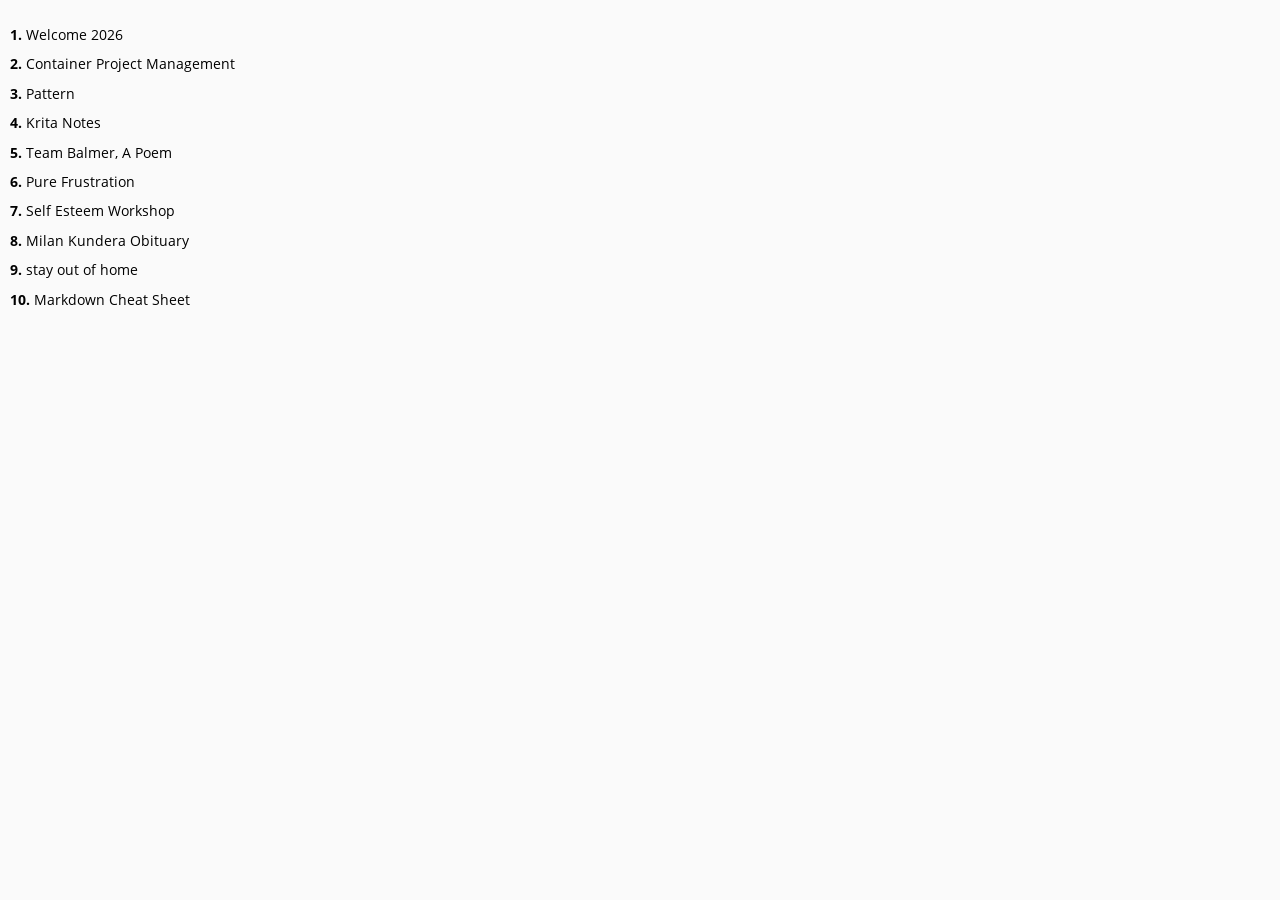
<file: book/toc.html>
<!DOCTYPE HTML>
<html lang="en" class="light" dir="ltr">
    <head>
        <!-- sidebar iframe generated using mdBook

        This is a frame, and not included directly in the page, to control the total size of the
        book. The TOC contains an entry for each page, so if each page includes a copy of the TOC,
        the total size of the page becomes O(n**2).

        The frame is only used as a fallback when JS is turned off. When it's on, the sidebar is
        instead added to the main page by `toc.js` instead. The JavaScript mode is better
        because, when running in a `file:///` URL, the iframed page would not be Same-Origin as
        the rest of the page, so the sidebar and the main page theme would fall out of sync.
        -->
        <meta charset="UTF-8">
        <meta name="robots" content="noindex">
        <!-- Custom HTML head -->
        <meta name="viewport" content="width=device-width, initial-scale=1">
        <meta name="theme-color" content="#ffffff">
        <link rel="stylesheet" href="css/variables-8adf115d.css">
        <link rel="stylesheet" href="css/general-2459343d.css">
        <link rel="stylesheet" href="css/chrome-ae938929.css">
        <link rel="stylesheet" href="css/print-9e4910d8.css" media="print">
        <!-- Fonts -->
        <link rel="stylesheet" href="fonts/fonts-9644e21d.css">
        <!-- Custom theme stylesheets -->
        <link rel="stylesheet" href="theme/custom-darrell-7d5d51ff.css">
    </head>
    <body class="sidebar-iframe-inner">
        <ol class="chapter"><li class="chapter-item expanded "><span class="chapter-link-wrapper"><a href="welcome-2026.html" target="_parent"><strong aria-hidden="true">1.</strong> Welcome 2026</a></span></li><li class="chapter-item expanded "><span class="chapter-link-wrapper"><a href="container-project.html" target="_parent"><strong aria-hidden="true">2.</strong> Container Project Management </a></span></li><li class="chapter-item expanded "><span class="chapter-link-wrapper"><a href="pattern.html" target="_parent"><strong aria-hidden="true">3.</strong> Pattern </a></span></li><li class="chapter-item expanded "><span class="chapter-link-wrapper"><a href="krita-notes.html" target="_parent"><strong aria-hidden="true">4.</strong> Krita Notes </a></span></li><li class="chapter-item expanded "><span class="chapter-link-wrapper"><a href="team-balmer.html" target="_parent"><strong aria-hidden="true">5.</strong> Team Balmer, A Poem </a></span></li><li class="chapter-item expanded "><span class="chapter-link-wrapper"><a href="purefrustration.html" target="_parent"><strong aria-hidden="true">6.</strong> Pure Frustration</a></span></li><li class="chapter-item expanded "><span class="chapter-link-wrapper"><a href="self-esteem.html" target="_parent"><strong aria-hidden="true">7.</strong> Self Esteem Workshop</a></span></li><li class="chapter-item expanded "><span class="chapter-link-wrapper"><a href="kundera.html" target="_parent"><strong aria-hidden="true">8.</strong> Milan Kundera Obituary</a></span></li><li class="chapter-item expanded "><span class="chapter-link-wrapper"><a href="home.html" target="_parent"><strong aria-hidden="true">9.</strong> stay out of home</a></span></li><li class="chapter-item expanded "><span class="chapter-link-wrapper"><a href="markdown-cheat-sheet.html" target="_parent"><strong aria-hidden="true">10.</strong> Markdown Cheat Sheet</a></span></li></ol>
    </body>
</html>
</file>
<file: book/css/variables-8adf115d.css>
/* Globals */

:root {
    --sidebar-target-width: 300px;
    --sidebar-width: min(var(--sidebar-target-width), 80vw);
    --sidebar-resize-indicator-width: 8px;
    --sidebar-resize-indicator-space: 2px;
    --page-padding: 15px;
    --content-max-width: 750px;
    --menu-bar-height: 50px;
    --mono-font: "Source Code Pro", Consolas, "Ubuntu Mono", Menlo, "DejaVu Sans Mono", monospace, monospace;
    --code-font-size: 0.875em; /* please adjust the ace font size accordingly in editor.js */
    --searchbar-margin-block-start: 5px;
}

/* Themes */

.ayu {
    --bg: hsl(210, 25%, 8%);
    --fg: #c5c5c5;

    --sidebar-bg: #14191f;
    --sidebar-fg: #c8c9db;
    --sidebar-non-existant: #5c6773;
    --sidebar-active: #ffb454;
    --sidebar-spacer: #2d334f;

    --scrollbar: var(--sidebar-fg);

    --icons: #737480;
    --icons-hover: #b7b9cc;

    --links: #0096cf;

    --inline-code-color: #ffb454;

    --theme-popup-bg: #14191f;
    --theme-popup-border: #5c6773;
    --theme-hover: #191f26;

    --quote-bg: hsl(226, 15%, 17%);
    --quote-border: hsl(226, 15%, 22%);

    --warning-border: #ff8e00;

    --table-border-color: hsl(210, 25%, 13%);
    --table-header-bg: hsl(210, 25%, 28%);
    --table-alternate-bg: hsl(210, 25%, 11%);

    --searchbar-border-color: #848484;
    --searchbar-bg: #424242;
    --searchbar-fg: #fff;
    --searchbar-shadow-color: #d4c89f;
    --searchresults-header-fg: #666;
    --searchresults-border-color: #888;
    --searchresults-li-bg: #252932;
    --search-mark-bg: #e3b171;

    --color-scheme: dark;

    /* Same as `--icons` */
    --copy-button-filter: invert(45%) sepia(6%) saturate(621%) hue-rotate(198deg) brightness(99%) contrast(85%);
    /* Same as `--sidebar-active` */
    --copy-button-filter-hover: invert(68%) sepia(55%) saturate(531%) hue-rotate(341deg) brightness(104%) contrast(101%);

    --footnote-highlight: #2668a6;

    --overlay-bg: rgba(33, 40, 48, 0.4);

    --blockquote-note-color: #74b9ff;
    --blockquote-tip-color: #09ca09;
    --blockquote-important-color: #d3abff;
    --blockquote-warning-color: #f0b72f;
    --blockquote-caution-color: #f21424;

    --sidebar-header-border-color: #c18639;
}

.coal {
    --bg: hsl(200, 7%, 8%);
    --fg: #98a3ad;

    --sidebar-bg: #292c2f;
    --sidebar-fg: #a1adb8;
    --sidebar-non-existant: #505254;
    --sidebar-active: #3473ad;
    --sidebar-spacer: #393939;

    --scrollbar: var(--sidebar-fg);

    --icons: #43484d;
    --icons-hover: #b3c0cc;

    --links: #2b79a2;

    --inline-code-color: #c5c8c6;

    --theme-popup-bg: #141617;
    --theme-popup-border: #43484d;
    --theme-hover: #1f2124;

    --quote-bg: hsl(234, 21%, 18%);
    --quote-border: hsl(234, 21%, 23%);

    --warning-border: #ff8e00;

    --table-border-color: hsl(200, 7%, 13%);
    --table-header-bg: hsl(200, 7%, 28%);
    --table-alternate-bg: hsl(200, 7%, 11%);

    --searchbar-border-color: #aaa;
    --searchbar-bg: #b7b7b7;
    --searchbar-fg: #000;
    --searchbar-shadow-color: #aaa;
    --searchresults-header-fg: #666;
    --searchresults-border-color: #98a3ad;
    --searchresults-li-bg: #2b2b2f;
    --search-mark-bg: #355c7d;

    --color-scheme: dark;

    /* Same as `--icons` */
    --copy-button-filter: invert(26%) sepia(8%) saturate(575%) hue-rotate(169deg) brightness(87%) contrast(82%);
    /* Same as `--sidebar-active` */
    --copy-button-filter-hover: invert(36%) sepia(70%) saturate(503%) hue-rotate(167deg) brightness(98%) contrast(89%);

    --footnote-highlight: #4079ae;

    --overlay-bg: rgba(33, 40, 48, 0.4);

    --blockquote-note-color: #4493f8;
    --blockquote-tip-color: #08ae08;
    --blockquote-important-color: #ab7df8;
    --blockquote-warning-color: #d29922;
    --blockquote-caution-color: #d91b29;

    --sidebar-header-border-color: #3473ad;
}

.light, html:not(.js) {
    --bg: hsl(0, 0%, 100%);
    --fg: hsl(0, 0%, 0%);

    --sidebar-bg: #fafafa;
    --sidebar-fg: hsl(0, 0%, 0%);
    --sidebar-non-existant: #aaaaaa;
    --sidebar-active: #1f1fff;
    --sidebar-spacer: #f4f4f4;

    --scrollbar: #8F8F8F;

    --icons: #747474;
    --icons-hover: #000000;

    --links: #20609f;

    --inline-code-color: #301900;

    --theme-popup-bg: #fafafa;
    --theme-popup-border: #cccccc;
    --theme-hover: #e6e6e6;

    --quote-bg: hsl(197, 37%, 96%);
    --quote-border: hsl(197, 37%, 91%);

    --warning-border: #ff8e00;

    --table-border-color: hsl(0, 0%, 95%);
    --table-header-bg: hsl(0, 0%, 80%);
    --table-alternate-bg: hsl(0, 0%, 97%);

    --searchbar-border-color: #aaa;
    --searchbar-bg: #fafafa;
    --searchbar-fg: #000;
    --searchbar-shadow-color: #aaa;
    --searchresults-header-fg: #666;
    --searchresults-border-color: #888;
    --searchresults-li-bg: #e4f2fe;
    --search-mark-bg: #a2cff5;

    --color-scheme: light;

    /* Same as `--icons` */
    --copy-button-filter: invert(45.49%);
    /* Same as `--sidebar-active` */
    --copy-button-filter-hover: invert(14%) sepia(93%) saturate(4250%) hue-rotate(243deg) brightness(99%) contrast(130%);

    --footnote-highlight: #7e7eff;

    --overlay-bg: rgba(200, 200, 205, 0.4);

    --blockquote-note-color: #0969da;
    --blockquote-tip-color: #008000;
    --blockquote-important-color: #8250df;
    --blockquote-warning-color: #9a6700;
    --blockquote-caution-color: #b52731;

    --sidebar-header-border-color: #6e6edb;
}

.navy {
    --bg: hsl(226, 23%, 11%);
    --fg: #bcbdd0;

    --sidebar-bg: #282d3f;
    --sidebar-fg: #c8c9db;
    --sidebar-non-existant: #505274;
    --sidebar-active: #2b79a2;
    --sidebar-spacer: #2d334f;

    --scrollbar: var(--sidebar-fg);

    --icons: #737480;
    --icons-hover: #b7b9cc;

    --links: #2b79a2;

    --inline-code-color: #c5c8c6;

    --theme-popup-bg: #161923;
    --theme-popup-border: #737480;
    --theme-hover: #282e40;

    --quote-bg: hsl(226, 15%, 17%);
    --quote-border: hsl(226, 15%, 22%);

    --warning-border: #ff8e00;

    --table-border-color: hsl(226, 23%, 16%);
    --table-header-bg: hsl(226, 23%, 31%);
    --table-alternate-bg: hsl(226, 23%, 14%);

    --searchbar-border-color: #aaa;
    --searchbar-bg: #aeaec6;
    --searchbar-fg: #000;
    --searchbar-shadow-color: #aaa;
    --searchresults-header-fg: #5f5f71;
    --searchresults-border-color: #5c5c68;
    --searchresults-li-bg: #242430;
    --search-mark-bg: #a2cff5;

    --color-scheme: dark;

    /* Same as `--icons` */
    --copy-button-filter: invert(51%) sepia(10%) saturate(393%) hue-rotate(198deg) brightness(86%) contrast(87%);
    /* Same as `--sidebar-active` */
    --copy-button-filter-hover: invert(46%) sepia(20%) saturate(1537%) hue-rotate(156deg) brightness(85%) contrast(90%);

    --footnote-highlight: #4079ae;

    --overlay-bg: rgba(33, 40, 48, 0.4);

    --blockquote-note-color: #4493f8;
    --blockquote-tip-color: #09ca09;
    --blockquote-important-color: #ab7df8;
    --blockquote-warning-color: #d29922;
    --blockquote-caution-color: #f21424;

    --sidebar-header-border-color: #2f6ab5;
}

.rust {
    --bg: hsl(60, 9%, 87%);
    --fg: #262625;

    --sidebar-bg: #3b2e2a;
    --sidebar-fg: #c8c9db;
    --sidebar-non-existant: #505254;
    --sidebar-active: #e69f67;
    --sidebar-spacer: #45373a;

    --scrollbar: var(--sidebar-fg);

    --icons: #737480;
    --icons-hover: #262625;

    --links: #2b79a2;

    --inline-code-color: #6e6b5e;

    --theme-popup-bg: #e1e1db;
    --theme-popup-border: #b38f6b;
    --theme-hover: #99908a;

    --quote-bg: hsl(60, 5%, 75%);
    --quote-border: hsl(60, 5%, 70%);

    --warning-border: #ff8e00;

    --table-border-color: hsl(60, 9%, 82%);
    --table-header-bg: #b3a497;
    --table-alternate-bg: hsl(60, 9%, 84%);

    --searchbar-border-color: #aaa;
    --searchbar-bg: #fafafa;
    --searchbar-fg: #000;
    --searchbar-shadow-color: #aaa;
    --searchresults-header-fg: #666;
    --searchresults-border-color: #888;
    --searchresults-li-bg: #dec2a2;
    --search-mark-bg: #e69f67;

    /* Same as `--icons` */
    --copy-button-filter: invert(51%) sepia(10%) saturate(393%) hue-rotate(198deg) brightness(86%) contrast(87%);
    /* Same as `--sidebar-active` */
    --copy-button-filter-hover: invert(77%) sepia(16%) saturate(1798%) hue-rotate(328deg) brightness(98%) contrast(83%);

    --footnote-highlight: #d3a17a;

    --overlay-bg: rgba(150, 150, 150, 0.25);

    --blockquote-note-color: #023b95;
    --blockquote-tip-color: #007700;
    --blockquote-important-color: #8250df;
    --blockquote-warning-color: #603700;
    --blockquote-caution-color: #aa1721;

    --sidebar-header-border-color: #8c391f;
}

@media (prefers-color-scheme: dark) {
    html:not(.js) {
        --bg: hsl(200, 7%, 8%);
        --fg: #98a3ad;

        --sidebar-bg: #292c2f;
        --sidebar-fg: #a1adb8;
        --sidebar-non-existant: #505254;
        --sidebar-active: #3473ad;
        --sidebar-spacer: #393939;

        --scrollbar: var(--sidebar-fg);

        --icons: #43484d;
        --icons-hover: #b3c0cc;

        --links: #2b79a2;

        --inline-code-color: #c5c8c6;

        --theme-popup-bg: #141617;
        --theme-popup-border: #43484d;
        --theme-hover: #1f2124;

        --quote-bg: hsl(234, 21%, 18%);
        --quote-border: hsl(234, 21%, 23%);

        --warning-border: #ff8e00;

        --table-border-color: hsl(200, 7%, 13%);
        --table-header-bg: hsl(200, 7%, 28%);
        --table-alternate-bg: hsl(200, 7%, 11%);

        --searchbar-border-color: #aaa;
        --searchbar-bg: #b7b7b7;
        --searchbar-fg: #000;
        --searchbar-shadow-color: #aaa;
        --searchresults-header-fg: #666;
        --searchresults-border-color: #98a3ad;
        --searchresults-li-bg: #2b2b2f;
        --search-mark-bg: #355c7d;

        --color-scheme: dark;

        /* Same as `--icons` */
        --copy-button-filter: invert(26%) sepia(8%) saturate(575%) hue-rotate(169deg) brightness(87%) contrast(82%);
        /* Same as `--sidebar-active` */
        --copy-button-filter-hover: invert(36%) sepia(70%) saturate(503%) hue-rotate(167deg) brightness(98%) contrast(89%);

        --footnote-highlight: #4079ae;

        --overlay-bg: rgba(33, 40, 48, 0.4);

        --blockquote-note-color: #4493f8;
        --blockquote-tip-color: #08ae08;
        --blockquote-important-color: #ab7df8;
        --blockquote-warning-color: #d29922;
        --blockquote-caution-color: #d91b29;

        --sidebar-header-border-color: #3473ad;
    }
}
</file>
<file: book/css/general-2459343d.css>
/* Base styles and content styles */

:root {
    /* Browser default font-size is 16px, this way 1 rem = 10px */
    font-size: 62.5%;
    color-scheme: var(--color-scheme);
}

html {
    font-family: "Open Sans", sans-serif;
    color: var(--fg);
    background-color: var(--bg);
    text-size-adjust: none;
    -webkit-text-size-adjust: none;
}

body {
    margin: 0;
    font-size: 1.6rem;
    overflow-x: hidden;
}

code {
    font-family: var(--mono-font) !important;
    font-size: var(--code-font-size);
    direction: ltr !important;
}

/* make long words/inline code not x overflow */
main {
    overflow-wrap: break-word;
}

/* make wide tables scroll if they overflow */
.table-wrapper {
    overflow-x: auto;
}

/* Don't change font size in headers. */
h1 code, h2 code, h3 code, h4 code, h5 code, h6 code {
    font-size: unset;
}

.left { float: left; }
.right { float: right; }
.boring { opacity: 0.6; }
.hide-boring .boring { display: none; }
.hidden { display: none !important; }

h2, h3 { margin-block-start: 2.5em; }
h4, h5 { margin-block-start: 2em; }

.header + .header h3,
.header + .header h4,
.header + .header h5 {
    margin-block-start: 1em;
}

h1:target::before,
h2:target::before,
h3:target::before,
h4:target::before,
h5:target::before,
h6:target::before,
dt:target::before {
    display: inline-block;
    content: "»";
    margin-inline-start: -30px;
    width: 30px;
}

/* This is broken on Safari as of version 14, but is fixed
   in Safari Technology Preview 117 which I think will be Safari 14.2.
   https://bugs.webkit.org/show_bug.cgi?id=218076
*/
:target {
    /* Safari does not support logical properties */
    scroll-margin-top: calc(var(--menu-bar-height) + 0.5em);
}

.page {
    outline: 0;
    padding: 0 var(--page-padding);
    margin-block-start: calc(0px - var(--menu-bar-height)); /* Compensate for the #mdbook-menu-bar-hover-placeholder */
}
.page-wrapper {
    box-sizing: border-box;
    background-color: var(--bg);
}
html:not(.js) .page-wrapper,
.js:not(.sidebar-resizing) .page-wrapper {
    transition: margin-left 0.3s ease, transform 0.3s ease; /* Animation: slide away */
}
[dir=rtl]:not(.js) .page-wrapper,
[dir=rtl].js:not(.sidebar-resizing) .page-wrapper {
    transition: margin-right 0.3s ease, transform 0.3s ease; /* Animation: slide away */
}

.content {
    overflow-y: auto;
    padding: 0 5px 50px 5px;
}
.content main {
    margin-inline-start: auto;
    margin-inline-end: auto;
    max-width: var(--content-max-width);
}
.content p { line-height: 1.45em; }
.content ol { line-height: 1.45em; }
.content ul { line-height: 1.45em; }
.content a { text-decoration: none; }
.content a:hover { text-decoration: underline; }
.content img, .content video { max-width: 100%; }
.content .header:link,
.content .header:visited {
    color: var(--fg);
}
.content .header:link,
.content .header:visited:hover {
    text-decoration: none;
}

table {
    margin: 0 auto;
    border-collapse: collapse;
}
table td {
    padding: 3px 20px;
    border: 1px var(--table-border-color) solid;
}
table thead {
    background: var(--table-header-bg);
}
table thead td {
    font-weight: 700;
    border: none;
}
table thead th {
    padding: 3px 20px;
}
table thead tr {
    border: 1px var(--table-header-bg) solid;
}
/* Alternate background colors for rows */
table tbody tr:nth-child(2n) {
    background: var(--table-alternate-bg);
}


blockquote {
    margin: 20px 0;
    padding: 0 20px;
    color: var(--fg);
    background-color: var(--quote-bg);
    border-block-start: .1em solid var(--quote-border);
    border-block-end: .1em solid var(--quote-border);
}

/* TODO: Remove .warning in a future version of mdbook, it is replaced by
blockquote tags. */
.warning {
    margin: 20px;
    padding: 0 20px;
    border-inline-start: 2px solid var(--warning-border);
}

.warning:before {
    position: absolute;
    width: 3rem;
    height: 3rem;
    margin-inline-start: calc(-1.5rem - 21px);
    content: "ⓘ";
    text-align: center;
    background-color: var(--bg);
    color: var(--warning-border);
    font-weight: bold;
    font-size: 2rem;
}

blockquote .warning:before {
    background-color: var(--quote-bg);
}

kbd {
    background-color: var(--table-border-color);
    border-radius: 4px;
    border: solid 1px var(--theme-popup-border);
    box-shadow: inset 0 -1px 0 var(--theme-hover);
    display: inline-block;
    font-size: var(--code-font-size);
    font-family: var(--mono-font);
    line-height: 10px;
    padding: 4px 5px;
    vertical-align: middle;
}

sup {
    /* Set the line-height for superscript and footnote references so that there
       isn't an awkward space appearing above lines that contain the footnote.

       See https://github.com/rust-lang/mdBook/pull/2443#discussion_r1813773583
       for an explanation.
    */
    line-height: 0;
}

.footnote-definition {
    font-size: 0.9em;
}
/* The default spacing for a list is a little too large. */
.footnote-definition ul,
.footnote-definition ol {
    padding-left: 20px;
}
.footnote-definition > li {
    /* Required to position the ::before target */
    position: relative;
}
.footnote-definition > li:target {
    scroll-margin-top: 50vh;
}
.footnote-reference:target {
    scroll-margin-top: 50vh;
}
/* Draws a border around the footnote (including the marker) when it is selected.
   TODO: If there are multiple linkbacks, highlight which one you just came
   from so you know which one to click.
*/
.footnote-definition > li:target::before {
    border: 2px solid var(--footnote-highlight);
    border-radius: 6px;
    position: absolute;
    top: -8px;
    right: -8px;
    bottom: -8px;
    left: -32px;
    pointer-events: none;
    content: "";
}
/* Pulses the footnote reference so you can quickly see where you left off reading.
   This could use some improvement.
*/
@media not (prefers-reduced-motion) {
    .footnote-reference:target  {
        animation: fn-highlight 0.8s;
        border-radius: 2px;
    }

    @keyframes fn-highlight {
        from {
            background-color: var(--footnote-highlight);
        }
    }
}

.tooltiptext {
    position: absolute;
    visibility: hidden;
    color: #fff;
    background-color: #333;
    transform: translateX(-50%); /* Center by moving tooltip 50% of its width left */
    left: -8px; /* Half of the width of the icon */
    top: -35px;
    font-size: 0.8em;
    text-align: center;
    border-radius: 6px;
    padding: 5px 8px;
    margin: 5px;
    z-index: 1000;
}
.tooltipped .tooltiptext {
    visibility: visible;
}

.chapter li.part-title {
    color: var(--sidebar-fg);
    margin: 5px 0px;
    font-weight: bold;
}

.result-no-output {
    font-style: italic;
}

.fa-svg svg {
    width: 1em;
    height: 1em;
    fill: currentColor;
    margin-bottom: -0.1em;
}

dt {
    font-weight: bold;
    margin-top: 0.5em;
    margin-bottom: 0.1em;
}

/* This uses a CSS counter to add numbers to definitions, but only if there is
 more than one definition. */
dl, dt {
    counter-reset: dd-counter;
}

/* When there is more than one definition, increment the counter. The first
selector selects the first definition, and the second one selects definitions
2 and beyond.*/
dd:has(+ dd), dd + dd {
    counter-increment: dd-counter;
    /* Use flex display to help with positioning the numbers when there is a p
    tag inside the definition. */
    display: flex;
    align-items: flex-start;
}

/* Shows the counter for definitions. The first selector selects the first
definition, and the second one selections definitions 2 and beyond.*/
dd:has(+ dd)::before, dd + dd::before  {
    content: counter(dd-counter) ". ";
    font-weight: 600;
    display: inline-block;
    margin-right: 0.5em;
}

dd > p {
    /* For loose definitions that have a p tag inside, don't add a bunch of
    space before the definition. */
    margin-top: 0;
}

/* Remove some excess space from the bottom. */
.blockquote-tag p:last-child {
    margin-bottom: 2px;
}

.blockquote-tag {
    /* Add some padding to make the vertical bar a little taller than the text.*/
    padding: 2px 0px 2px 20px;
    /* Add a solid color bar on the left side. */
    border-inline-start-style: solid;
    border-inline-start-width: 4px;
    /* Disable the background color from normal blockquotes . */
    background-color: inherit;
    /* Disable border blocks from blockquotes. */
    border-block-start: none;
    border-block-end: none;
}

.blockquote-tag-title svg {
    fill: currentColor;
    /* Add space between the icon and the title. */
    margin-right: 8px;
}

.blockquote-tag-note {
    border-inline-start-color: var(--blockquote-note-color);
}

.blockquote-tag-tip {
    border-inline-start-color: var(--blockquote-tip-color);
}

.blockquote-tag-important {
    border-inline-start-color: var(--blockquote-important-color);
}

.blockquote-tag-warning {
    border-inline-start-color: var(--blockquote-warning-color);
}

.blockquote-tag-caution {
    border-inline-start-color: var(--blockquote-caution-color);
}

.blockquote-tag-note .blockquote-tag-title {
    color: var(--blockquote-note-color);
}

.blockquote-tag-tip .blockquote-tag-title {
    color: var(--blockquote-tip-color);
}

.blockquote-tag-important .blockquote-tag-title {
    color: var(--blockquote-important-color);
}

.blockquote-tag-warning .blockquote-tag-title {
    color: var(--blockquote-warning-color);
}

.blockquote-tag-caution .blockquote-tag-title {
    color: var(--blockquote-caution-color);
}

.blockquote-tag-title {
    /* Slightly increase the weight for more emphasis. */
    font-weight: 600;
    /* Vertically center the icon with the text. */
    display: flex;
    align-items: center;
    /* Remove default large margins for a more compact display. */
    margin: 2px 0 8px 0;
}

.blockquote-tag-title .fa-svg {
    fill: currentColor;
    /* Add some space between the icon and the text. */
    margin-right: 8px;
}
</file>
<file: book/css/chrome-ae938929.css>
/* CSS for UI elements (a.k.a. chrome) */

html {
    scrollbar-color: var(--scrollbar) transparent;
}
#mdbook-searchresults a,
.content a:link,
a:visited,
a > .hljs {
    color: var(--links);
}

/*
    mdbook-body-container is necessary because mobile browsers don't seem to like
    overflow-x on the body tag when there is a <meta name="viewport"> tag.
*/
#mdbook-body-container {
    /*
        This is used when the sidebar pushes the body content off the side of
        the screen on small screens. Without it, dragging on mobile Safari
        will want to reposition the viewport in a weird way.
    */
    overflow-x: clip;
}

/* Menu Bar */

#mdbook-menu-bar,
#mdbook-menu-bar-hover-placeholder {
    z-index: 101;
    margin: auto calc(0px - var(--page-padding));
}
#mdbook-menu-bar {
    position: relative;
    display: flex;
    flex-wrap: wrap;
    background-color: var(--bg);
    border-block-end-color: var(--bg);
    border-block-end-width: 1px;
    border-block-end-style: solid;
}
#mdbook-menu-bar.sticky,
#mdbook-menu-bar-hover-placeholder:hover + #mdbook-menu-bar,
#mdbook-menu-bar:hover,
html.sidebar-visible #mdbook-menu-bar {
    position: -webkit-sticky;
    position: sticky;
    top: 0 !important;
}
#mdbook-menu-bar-hover-placeholder {
    position: sticky;
    position: -webkit-sticky;
    top: 0;
    height: var(--menu-bar-height);
}
#mdbook-menu-bar.bordered {
    border-block-end-color: var(--table-border-color);
}
#mdbook-menu-bar .fa-svg, #mdbook-menu-bar .icon-button {
    position: relative;
    padding: 0 8px;
    z-index: 10;
    line-height: var(--menu-bar-height);
    cursor: pointer;
    transition: color 0.5s;
}
@media only screen and (max-width: 420px) {
    #mdbook-menu-bar .fa-svg, #mdbook-menu-bar .icon-button {
        padding: 0 5px;
    }
}

.icon-button {
    border: none;
    background: none;
    padding: 0;
    color: inherit;
}
.icon-button .fa-svg {
    margin: 0;
}

.right-buttons {
    margin: 0 15px;
}
.right-buttons a {
    text-decoration: none;
}

.left-buttons {
    display: flex;
    margin: 0 5px;
}
html:not(.js) .left-buttons button {
    display: none;
}

.menu-title {
    display: inline-block;
    font-weight: 200;
    font-size: 2.4rem;
    line-height: var(--menu-bar-height);
    text-align: center;
    margin: 0;
    flex: 1;
    white-space: nowrap;
    overflow: hidden;
    text-overflow: ellipsis;
}
.menu-title {
    cursor: pointer;
}

.menu-bar,
.menu-bar:visited,
.nav-chapters,
.nav-chapters:visited,
.mobile-nav-chapters,
.mobile-nav-chapters:visited,
.menu-bar .icon-button,
.menu-bar a .fa-svg {
    color: var(--icons);
}

.menu-bar .fa-svg:hover,
.menu-bar .icon-button:hover,
.nav-chapters:hover,
.mobile-nav-chapters .fa-svg:hover {
    color: var(--icons-hover);
}

/* Nav Icons */

.nav-chapters {
    font-size: 2.5em;
    text-align: center;
    text-decoration: none;

    position: fixed;
    top: 0;
    bottom: 0;
    margin: 0;
    max-width: 150px;
    min-width: 90px;

    display: flex;
    justify-content: center;
    align-content: center;
    flex-direction: column;

    transition: color 0.5s, background-color 0.5s;
}

.nav-chapters:hover {
    text-decoration: none;
    background-color: var(--theme-hover);
    transition: background-color 0.15s, color 0.15s;
}

.nav-wrapper {
    margin-block-start: 50px;
    display: none;
}

.mobile-nav-chapters {
    font-size: 2.5em;
    text-align: center;
    text-decoration: none;
    width: 90px;
    border-radius: 5px;
    background-color: var(--sidebar-bg);
}

/* Only Firefox supports flow-relative values */
.previous { float: left; }
[dir=rtl] .previous { float: right; }

/* Only Firefox supports flow-relative values */
.next {
    float: right;
    right: var(--page-padding);
}
[dir=rtl] .next {
    float: left;
    right: unset;
    left: var(--page-padding);
}

@media only screen and (max-width: 1080px) {
    .nav-wide-wrapper { display: none; }
    .nav-wrapper { display: block; }
}

/* sidebar-visible */
@media only screen and (max-width: 1380px) {
    #mdbook-sidebar-toggle-anchor:checked ~ .page-wrapper .nav-wide-wrapper { display: none; }
    #mdbook-sidebar-toggle-anchor:checked ~ .page-wrapper .nav-wrapper { display: block; }
}

/* Inline code */

:not(pre) > .hljs {
    display: inline;
    padding: 0.1em 0.3em;
    border-radius: 3px;
}

:not(pre):not(a) > .hljs {
    color: var(--inline-code-color);
    overflow-x: initial;
}

a:hover > .hljs {
    text-decoration: underline;
}

pre {
    position: relative;
}
pre > .buttons {
    position: absolute;
    z-index: 100;
    right: 0px;
    top: 2px;
    margin: 0px;
    padding: 2px 0px;

    color: var(--sidebar-fg);
    cursor: pointer;
    visibility: hidden;
    opacity: 0;
    transition: visibility 0.1s linear, opacity 0.1s linear;
}
pre:hover > .buttons {
    visibility: visible;
    opacity: 1
}
pre > .buttons :hover {
    color: var(--sidebar-active);
    border-color: var(--icons-hover);
    background-color: var(--theme-hover);
}
pre > .buttons button {
    cursor: inherit;
    margin: 0px 5px;
    padding: 2px 3px 0px 4px;
    font-size: 23px;

    border-style: solid;
    border-width: 1px;
    border-radius: 4px;
    border-color: var(--icons);
    background-color: var(--theme-popup-bg);
    transition: 100ms;
    transition-property: color,border-color,background-color;
    color: var(--icons);
}

pre > .buttons button.clip-button {
    padding: 2px 4px 0px 6px;
}
pre > .buttons button.clip-button::before {
    /* clipboard image from octicons (https://github.com/primer/octicons/tree/v2.0.0) MIT license
     */
    content: url('data:image/svg+xml,<svg width="21" height="20" viewBox="0 0 24 25" \
xmlns="http://www.w3.org/2000/svg" aria-label="Copy to clipboard">\
<path d="M18 20h2v3c0 1-1 2-2 2H2c-.998 0-2-1-2-2V5c0-.911.755-1.667 1.667-1.667h5A3.323 3.323 0 \
0110 0a3.323 3.323 0 013.333 3.333h5C19.245 3.333 20 4.09 20 5v8.333h-2V9H2v14h16v-3zM3 \
7h14c0-.911-.793-1.667-1.75-1.667H13.5c-.957 0-1.75-.755-1.75-1.666C11.75 2.755 10.957 2 10 \
2s-1.75.755-1.75 1.667c0 .911-.793 1.666-1.75 1.666H4.75C3.793 5.333 3 6.09 3 7z"/>\
<path d="M4 19h6v2H4zM12 11H4v2h8zM4 17h4v-2H4zM15 15v-3l-4.5 4.5L15 21v-3l8.027-.032L23 15z"/>\
</svg>');
    filter: var(--copy-button-filter);
}
pre > .buttons button.clip-button:hover::before {
    filter: var(--copy-button-filter-hover);
}

@media (pointer: coarse) {
    pre > .buttons button {
        /* On mobile, make it easier to tap buttons. */
        padding: 0.3rem 1rem;
    }

    .sidebar-resize-indicator {
        /* Hide resize indicator on devices with limited accuracy */
        display: none;
    }
}
pre > code {
    display: block;
    padding: 1rem;
}

/* FIXME: ACE editors overlap their buttons because ACE does absolute
   positioning within the code block which breaks padding. The only solution I
   can think of is to move the padding to the outer pre tag (or insert a div
   wrapper), but that would require fixing a whole bunch of CSS rules.
*/
.hljs.ace_editor {
  padding: 0rem 0rem;
}

pre > .result {
    margin-block-start: 10px;
}

/* Search */

#mdbook-searchresults a {
    text-decoration: none;
}

mark {
    border-radius: 2px;
    padding-block-start: 0;
    padding-block-end: 1px;
    padding-inline-start: 3px;
    padding-inline-end: 3px;
    margin-block-start: 0;
    margin-block-end: -1px;
    margin-inline-start: -3px;
    margin-inline-end: -3px;
    background-color: var(--search-mark-bg);
    transition: background-color 300ms linear;
    cursor: pointer;
}

mark.fade-out {
    background-color: rgba(0,0,0,0) !important;
    cursor: auto;
}

.searchbar-outer {
    margin-inline-start: auto;
    margin-inline-end: auto;
    max-width: var(--content-max-width);
}

#mdbook-searchbar-outer.searching #mdbook-searchbar {
    padding-right: 30px;
}
#mdbook-searchbar-outer .spinner-wrapper {
    display: none;
}
#mdbook-searchbar-outer.searching .spinner-wrapper {
    display: block;
}

.search-wrapper {
    position: relative;
}

.spinner-wrapper {
    --spinner-margin: 2px;
    position: absolute;
    margin-block-start: calc(var(--searchbar-margin-block-start) + var(--spinner-margin));
    right: var(--spinner-margin);
    top: 0;
    bottom: var(--spinner-margin);
    padding: 6px;
    background-color: var(--bg);
}

#fa-spin {
    animation: rotating 2s linear infinite;
    display: inline-block;
}

@keyframes rotating {
    from {
        transform: rotate(0deg);
    }
    to {
        transform: rotate(360deg);
    }
}

#mdbook-searchbar {
    width: 100%;
    margin-block-start: var(--searchbar-margin-block-start);
    margin-block-end: 0;
    margin-inline-start: auto;
    margin-inline-end: auto;
    padding: 10px 16px;
    transition: box-shadow 300ms ease-in-out;
    border: 1px solid var(--searchbar-border-color);
    border-radius: 3px;
    background-color: var(--searchbar-bg);
    color: var(--searchbar-fg);
}
#mdbook-searchbar:focus,
#mdbook-searchbar.active {
    box-shadow: 0 0 3px var(--searchbar-shadow-color);
}

.searchresults-header {
    font-weight: bold;
    font-size: 1em;
    padding-block-start: 18px;
    padding-block-end: 0;
    padding-inline-start: 5px;
    padding-inline-end: 0;
    color: var(--searchresults-header-fg);
}

.searchresults-outer {
    margin-inline-start: auto;
    margin-inline-end: auto;
    max-width: var(--content-max-width);
    border-block-end: 1px dashed var(--searchresults-border-color);
}

ul#mdbook-searchresults {
    list-style: none;
    padding-inline-start: 20px;
}
ul#mdbook-searchresults li {
    margin: 10px 0px;
    padding: 2px;
    border-radius: 2px;
}
ul#mdbook-searchresults li.focus {
    background-color: var(--searchresults-li-bg);
}
ul#mdbook-searchresults span.teaser {
    display: block;
    clear: both;
    margin-block-start: 5px;
    margin-block-end: 0;
    margin-inline-start: 20px;
    margin-inline-end: 0;
    font-size: 0.8em;
}
ul#mdbook-searchresults span.teaser em {
    font-weight: bold;
    font-style: normal;
}

/* Sidebar */

.sidebar {
    position: fixed;
    left: 0;
    top: 0;
    bottom: 0;
    width: var(--sidebar-width);
    font-size: 0.875em;
    box-sizing: border-box;
    -webkit-overflow-scrolling: touch;
    overscroll-behavior-y: contain;
    background-color: var(--sidebar-bg);
    color: var(--sidebar-fg);
}
.sidebar-iframe-inner {
    --padding: 10px;

    background-color: var(--sidebar-bg);
    padding: var(--padding);
    margin: 0;
    font-size: 1.4rem;
    color: var(--sidebar-fg);
    min-height: calc(100vh - var(--padding) * 2);
}
.sidebar-iframe-outer {
    border: none;
    height: 100%;
    position: absolute;
    top: 0;
    bottom: 0;
    left: 0;
    right: 0;
}
[dir=rtl] .sidebar { left: unset; right: 0; }
.sidebar-resizing {
    -moz-user-select: none;
    -webkit-user-select: none;
    -ms-user-select: none;
    user-select: none;
}
html:not(.sidebar-resizing) .sidebar {
    transition: transform 0.3s; /* Animation: slide away */
}
.sidebar code {
    line-height: 2em;
}
.sidebar .sidebar-scrollbox {
    overflow-y: auto;
    position: absolute;
    top: 0;
    bottom: 0;
    left: 0;
    right: 0;
    padding: 10px 10px;
}
.sidebar .sidebar-resize-handle {
    position: absolute;
    cursor: col-resize;
    width: 0;
    right: calc(var(--sidebar-resize-indicator-width) * -1);
    top: 0;
    bottom: 0;
    display: flex;
    align-items: center;
}

.sidebar-resize-handle .sidebar-resize-indicator {
    width: 100%;
    height: 16px;
    color: var(--icons);
    margin-inline-start: var(--sidebar-resize-indicator-space);
    display: flex;
    align-items: center;
    justify-content: flex-start;
}
.sidebar-resize-handle .sidebar-resize-indicator::before {
    content: "";
    width: 2px;
    height: 12px;
    border-left: dotted 2px currentColor;
}
.sidebar-resize-handle .sidebar-resize-indicator::after {
    content: "";
    width: 2px;
    height: 16px;
    border-left: dotted 2px currentColor;
}

[dir=rtl] .sidebar .sidebar-resize-handle {
    left: calc(var(--sidebar-resize-indicator-width) * -1);
    right: unset;
}
.js .sidebar .sidebar-resize-handle {
    cursor: col-resize;
    width: calc(var(--sidebar-resize-indicator-width) - var(--sidebar-resize-indicator-space));
}

html:not(.js) .sidebar-resize-handle {
    display: none;
}

/* sidebar-hidden */
#mdbook-sidebar-toggle-anchor:not(:checked) ~ .sidebar {
    transform: translateX(calc(0px - var(--sidebar-width) - var(--sidebar-resize-indicator-width)));
}
[dir=rtl] #mdbook-sidebar-toggle-anchor:not(:checked) ~ .sidebar {
    transform: translateX(calc(var(--sidebar-width) + var(--sidebar-resize-indicator-width)));
}
.sidebar::-webkit-scrollbar {
    background: var(--sidebar-bg);
}
.sidebar::-webkit-scrollbar-thumb {
    background: var(--scrollbar);
}

/* sidebar-visible */
#mdbook-sidebar-toggle-anchor:checked ~ .page-wrapper {
    transform: translateX(calc(var(--sidebar-width) + var(--sidebar-resize-indicator-width)));
}
[dir=rtl] #mdbook-sidebar-toggle-anchor:checked ~ .page-wrapper {
    transform: translateX(calc(0px - var(--sidebar-width) - var(--sidebar-resize-indicator-width)));
}
@media only screen and (min-width: 620px) {
    #mdbook-sidebar-toggle-anchor:checked ~ .page-wrapper {
        transform: none;
        margin-inline-start: calc(var(--sidebar-width) + var(--sidebar-resize-indicator-width));
    }
    [dir=rtl] #mdbook-sidebar-toggle-anchor:checked ~ .page-wrapper {
        transform: none;
    }
}

.chapter {
    list-style: none outside none;
    padding-inline-start: 0;
    line-height: 2.2em;
}

.chapter li {
    color: var(--sidebar-non-existant);
}

/* This is a span wrapping the chapter link and the fold chevron. */
.chapter-link-wrapper {
    /* Used to position the chevron to the right, allowing the text to wrap before it. */
    display: flex;
}

.chapter li a {
    /* Remove underlines. */
    text-decoration: none;
    color: var(--sidebar-fg);
}

.chapter li a:hover {
    color: var(--sidebar-active);
}

.chapter li a.active {
    color: var(--sidebar-active);
}

/* This is the toggle chevron. */
.chapter-fold-toggle {
    cursor: pointer;
    /* Positions the chevron to the side. */
    margin-inline-start: auto;
    padding: 0 10px;
    user-select: none;
    opacity: 0.68;
}

.chapter-fold-toggle div {
    transition: transform 0.5s;
}

/* collapse the section */
.chapter li:not(.expanded) > ol {
    display: none;
}

.chapter li.chapter-item {
    line-height: 1.5em;
    margin-block-start: 0.6em;
}

/* When expanded, rotate the chevron to point down. */
.chapter li.expanded > span > .chapter-fold-toggle div {
    transform: rotate(90deg);
}

.chapter a.current-header {
    color: var(--sidebar-active);
}

.on-this-page {
    margin-left: 22px;
    border-inline-start: 4px solid var(--sidebar-header-border-color);
    padding-left: 8px;
}

.on-this-page > ol {
    padding-left: 0;
}

/* Horizontal line in chapter list. */
.spacer {
    width: 100%;
    height: 3px;
    margin: 5px 0px;
}
.chapter .spacer {
    background-color: var(--sidebar-spacer);
}

/* On touch devices, add more vertical spacing to make it easier to tap links. */
@media (-moz-touch-enabled: 1), (pointer: coarse) {
    .chapter li a { padding: 5px 0; }
    .spacer { margin: 10px 0; }
}

.section {
    list-style: none outside none;
    padding-inline-start: 20px;
    line-height: 1.9em;
}

/* Theme Menu Popup */

.theme-popup {
    position: absolute;
    left: 10px;
    top: var(--menu-bar-height);
    z-index: 1000;
    border-radius: 4px;
    font-size: 0.7em;
    color: var(--fg);
    background: var(--theme-popup-bg);
    border: 1px solid var(--theme-popup-border);
    margin: 0;
    padding: 0;
    list-style: none;
    display: none;
    /* Don't let the children's background extend past the rounded corners. */
    overflow: hidden;
}
[dir=rtl] .theme-popup { left: unset;  right: 10px; }
.theme-popup .default {
    color: var(--icons);
}
.theme-popup .theme {
    width: 100%;
    border: 0;
    margin: 0;
    padding: 2px 20px;
    line-height: 25px;
    white-space: nowrap;
    text-align: start;
    cursor: pointer;
    color: inherit;
    background: inherit;
    font-size: inherit;
}
.theme-popup .theme:hover {
    background-color: var(--theme-hover);
}

.theme-selected::before {
    display: inline-block;
    content: "✓";
    margin-inline-start: -14px;
    width: 14px;
}

/* The container for the help popup that covers the whole window. */
#mdbook-help-container {
    /* Position and size for the whole window. */
    position: fixed;
    top: 0;
    left: 0;
    right: 0;
    bottom: 0;
    /* This uses flex layout (which is set in book.js), and centers the popup
       in the window.*/
    display: none;
    align-items: center;
    justify-content: center;
    z-index: 1000;
    /* Dim out the book while the popup is visible. */
    background: var(--overlay-bg);
}

/* The popup help box. */
#mdbook-help-popup {
    box-shadow: 0 4px 24px rgba(0,0,0,0.15);
    min-width: 300px;
    max-width: 500px;
    width: 100%;
    box-sizing: border-box;
    display: flex;
    flex-direction: column;
    align-items: center;
    background-color: var(--bg);
    color: var(--fg);
    border-width: 1px;
    border-color: var(--theme-popup-border);
    border-style: solid;
    border-radius: 8px;
    padding: 10px;
}

.mdbook-help-title {
    text-align: center;
    /* mdbook's margin for h2 is way too large. */
    margin: 10px;
}
</file>
<file: book/css/print-9e4910d8.css>
#mdbook-sidebar,
#mdbook-menu-bar,
.nav-chapters,
.mobile-nav-chapters {
    display: none;
}

#mdbook-page-wrapper.page-wrapper {
    transform: none !important;
    margin-inline-start: 0px;
    overflow-y: initial;
}

#mdbook-content {
    max-width: none;
    margin: 0;
    padding: 0;
}

.page {
    overflow-y: initial;
}

code {
    direction: ltr !important;
}

pre > .buttons {
    z-index: 2;
}

a, a:visited, a:active, a:hover {
    color: #4183c4;
    text-decoration: none;
}

h1, h2, h3, h4, h5, h6 {
    page-break-inside: avoid;
    page-break-after: avoid;
}

pre, code {
    page-break-inside: avoid;
    white-space: pre-wrap;
}

.fa {
    display: none !important;
}
</file>
<file: book/fonts/fonts-9644e21d.css>
/* Open Sans is licensed under the Apache License, Version 2.0. See http://www.apache.org/licenses/LICENSE-2.0 */
/* Source Code Pro is under the Open Font License. See https://scripts.sil.org/cms/scripts/page.php?site_id=nrsi&id=OFL */

/* open-sans-300 - latin_vietnamese_latin-ext_greek-ext_greek_cyrillic-ext_cyrillic */
@font-face {
  font-family: 'Open Sans';
  font-style: normal;
  font-weight: 300;
  src: local('Open Sans Light'), local('OpenSans-Light'),
       url('../fonts/open-sans-v17-all-charsets-300-7736aa35.woff2') format('woff2');
}

/* open-sans-300italic - latin_vietnamese_latin-ext_greek-ext_greek_cyrillic-ext_cyrillic */
@font-face {
  font-family: 'Open Sans';
  font-style: italic;
  font-weight: 300;
  src: local('Open Sans Light Italic'), local('OpenSans-LightItalic'),
       url('../fonts/open-sans-v17-all-charsets-300italic-2c7b95c0.woff2') format('woff2');
}

/* open-sans-regular - latin_vietnamese_latin-ext_greek-ext_greek_cyrillic-ext_cyrillic */
@font-face {
  font-family: 'Open Sans';
  font-style: normal;
  font-weight: 400;
  src: local('Open Sans Regular'), local('OpenSans-Regular'),
       url('../fonts/open-sans-v17-all-charsets-regular-2e3b1d34.woff2') format('woff2');
}

/* open-sans-italic - latin_vietnamese_latin-ext_greek-ext_greek_cyrillic-ext_cyrillic */
@font-face {
  font-family: 'Open Sans';
  font-style: italic;
  font-weight: 400;
  src: local('Open Sans Italic'), local('OpenSans-Italic'),
       url('../fonts/open-sans-v17-all-charsets-italic-6c9463f7.woff2') format('woff2');
}

/* open-sans-600 - latin_vietnamese_latin-ext_greek-ext_greek_cyrillic-ext_cyrillic */
@font-face {
  font-family: 'Open Sans';
  font-style: normal;
  font-weight: 600;
  src: local('Open Sans SemiBold'), local('OpenSans-SemiBold'),
       url('../fonts/open-sans-v17-all-charsets-600-486c6759.woff2') format('woff2');
}

/* open-sans-600italic - latin_vietnamese_latin-ext_greek-ext_greek_cyrillic-ext_cyrillic */
@font-face {
  font-family: 'Open Sans';
  font-style: italic;
  font-weight: 600;
  src: local('Open Sans SemiBold Italic'), local('OpenSans-SemiBoldItalic'),
       url('../fonts/open-sans-v17-all-charsets-600italic-1a3e8659.woff2') format('woff2');
}

/* open-sans-700 - latin_vietnamese_latin-ext_greek-ext_greek_cyrillic-ext_cyrillic */
@font-face {
  font-family: 'Open Sans';
  font-style: normal;
  font-weight: 700;
  src: local('Open Sans Bold'), local('OpenSans-Bold'),
       url('../fonts/open-sans-v17-all-charsets-700-c22fe8c7.woff2') format('woff2');
}

/* open-sans-700italic - latin_vietnamese_latin-ext_greek-ext_greek_cyrillic-ext_cyrillic */
@font-face {
  font-family: 'Open Sans';
  font-style: italic;
  font-weight: 700;
  src: local('Open Sans Bold Italic'), local('OpenSans-BoldItalic'),
       url('../fonts/open-sans-v17-all-charsets-700italic-238ae959.woff2') format('woff2');
}

/* open-sans-800 - latin_vietnamese_latin-ext_greek-ext_greek_cyrillic-ext_cyrillic */
@font-face {
  font-family: 'Open Sans';
  font-style: normal;
  font-weight: 800;
  src: local('Open Sans ExtraBold'), local('OpenSans-ExtraBold'),
       url('../fonts/open-sans-v17-all-charsets-800-3d2c812a.woff2') format('woff2');
}

/* open-sans-800italic - latin_vietnamese_latin-ext_greek-ext_greek_cyrillic-ext_cyrillic */
@font-face {
  font-family: 'Open Sans';
  font-style: italic;
  font-weight: 800;
  src: local('Open Sans ExtraBold Italic'), local('OpenSans-ExtraBoldItalic'),
       url('../fonts/open-sans-v17-all-charsets-800italic-ba1521ec.woff2') format('woff2');
}

/* source-code-pro-500 - latin_vietnamese_latin-ext_greek_cyrillic-ext_cyrillic */
@font-face {
  font-family: 'Source Code Pro';
  font-style: normal;
  font-weight: 500;
  src: url('../fonts/source-code-pro-v11-all-charsets-500-2bdd9410.woff2') format('woff2');
}
</file>
<file: book/highlight-493f70e1.css>
/*
 * An increased contrast highlighting scheme loosely based on the
 * "Base16 Atelier Dune Light" theme by Bram de Haan
 * (http://atelierbram.github.io/syntax-highlighting/atelier-schemes/dune)
 * Original Base16 color scheme by Chris Kempson
 * (https://github.com/chriskempson/base16)
 */

/* Comment */
.hljs-comment,
.hljs-quote {
  color: #575757;
}

/* Red */
.hljs-variable,
.hljs-template-variable,
.hljs-attribute,
.hljs-attr,
.hljs-tag,
.hljs-name,
.hljs-regexp,
.hljs-link,
.hljs-name,
.hljs-selector-id,
.hljs-selector-class {
  color: #d70025;
}

/* Orange */
.hljs-number,
.hljs-meta,
.hljs-built_in,
.hljs-builtin-name,
.hljs-literal,
.hljs-type,
.hljs-params {
  color: #b21e00;
}

/* Green */
.hljs-string,
.hljs-symbol,
.hljs-bullet {
  color: #008200;
}

/* Blue */
.hljs-title,
.hljs-section {
  color: #0030f2;
}

/* Purple */
.hljs-keyword,
.hljs-selector-tag {
  color: #9d00ec;
}

.hljs {
  display: block;
  overflow-x: auto;
  background: #f6f7f6;
  color: #000;
}

.hljs-emphasis {
  font-style: italic;
}

.hljs-strong {
  font-weight: bold;
}

.hljs-addition {
  color: #22863a;
  background-color: #f0fff4;
}

.hljs-deletion {
  color: #b31d28;
  background-color: #ffeef0;
}
</file>
<file: book/tomorrow-night-4c0ae647.css>
/* Tomorrow Night Theme */
/* https://github.com/jmblog/color-themes-for-highlightjs */
/* Original theme - https://github.com/chriskempson/tomorrow-theme */
/* https://github.com/jmblog/color-themes-for-highlightjs */

/* Tomorrow Comment */
.hljs-comment {
  color: #969896;
}

/* Tomorrow Red */
.hljs-variable,
.hljs-attribute,
.hljs-attr,
.hljs-tag,
.hljs-regexp,
.ruby .hljs-constant,
.xml .hljs-tag .hljs-title,
.xml .hljs-pi,
.xml .hljs-doctype,
.html .hljs-doctype,
.css .hljs-id,
.css .hljs-class,
.css .hljs-pseudo {
  color: #cc6666;
}

/* Tomorrow Orange */
.hljs-number,
.hljs-preprocessor,
.hljs-pragma,
.hljs-built_in,
.hljs-literal,
.hljs-params,
.hljs-constant {
  color: #de935f;
}

/* Tomorrow Yellow */
.ruby .hljs-class .hljs-title,
.css .hljs-rule .hljs-attribute {
  color: #f0c674;
}

/* Tomorrow Green */
.hljs-string,
.hljs-value,
.hljs-inheritance,
.hljs-header,
.hljs-name,
.ruby .hljs-symbol,
.xml .hljs-cdata {
  color: #b5bd68;
}

/* Tomorrow Aqua */
.hljs-title,
.hljs-section,
.css .hljs-hexcolor {
  color: #8abeb7;
}

/* Tomorrow Blue */
.hljs-function,
.python .hljs-decorator,
.python .hljs-title,
.ruby .hljs-function .hljs-title,
.ruby .hljs-title .hljs-keyword,
.perl .hljs-sub,
.javascript .hljs-title,
.coffeescript .hljs-title {
  color: #81a2be;
}

/* Tomorrow Purple */
.hljs-keyword,
.javascript .hljs-function {
  color: #b294bb;
}

.hljs {
  display: block;
  overflow-x: auto;
  background: #1d1f21;
  color: #c5c8c6;
}

.coffeescript .javascript,
.javascript .xml,
.tex .hljs-formula,
.xml .javascript,
.xml .vbscript,
.xml .css,
.xml .hljs-cdata {
  opacity: 0.5;
}

.hljs-addition {
  color: #718c00;
}

.hljs-deletion {
  color: #c82829;
}
</file>
<file: book/ayu-highlight-3fdfc3ac.css>
/*
Based off of the Ayu theme
Original by Dempfi (https://github.com/dempfi/ayu)
*/

.hljs {
  display: block;
  overflow-x: auto;
  background: #191f26;
  color: #e6e1cf;
}

.hljs-comment,
.hljs-quote {
  color: #5c6773;
}

.hljs-variable,
.hljs-template-variable,
.hljs-attribute,
.hljs-attr,
.hljs-regexp,
.hljs-link,
.hljs-selector-id,
.hljs-selector-class {
  color: #ff7733;
}

.hljs-number,
.hljs-meta,
.hljs-builtin-name,
.hljs-literal,
.hljs-type,
.hljs-params {
  color: #ffee99;
}

.hljs-string,
.hljs-bullet {
  color: #b8cc52;
}

.hljs-title,
.hljs-built_in,
.hljs-section {
  color: #ffb454;
}

.hljs-keyword,
.hljs-selector-tag,
.hljs-symbol {
  color: #ff7733;
}

.hljs-name {
    color: #36a3d9;
}

.hljs-tag {
    color: #00568d;
}

.hljs-emphasis {
  font-style: italic;
}

.hljs-strong {
  font-weight: bold;
}

.hljs-addition {
  color: #91b362;
}

.hljs-deletion {
  color: #d96c75;
}
</file>
<file: book/theme/custom-darrell-7d5d51ff.css>
img {
    padding: 0 10px 10px 10px;
    margin: 12px 0;
    background: transparent;
}

main h2 {
    margin: 0; padding: 0;
    margin-block-start: 0px;
    margin-block-end: 0px;
}

.clear {
  clear: both;
}

.pattern {
    padding: 0; margin: 0;
}
.flip-horizontal {
  transform: scaleX(-1)
}
.flip-vertical {
  transform: scaleY(-1)
}
</file>
